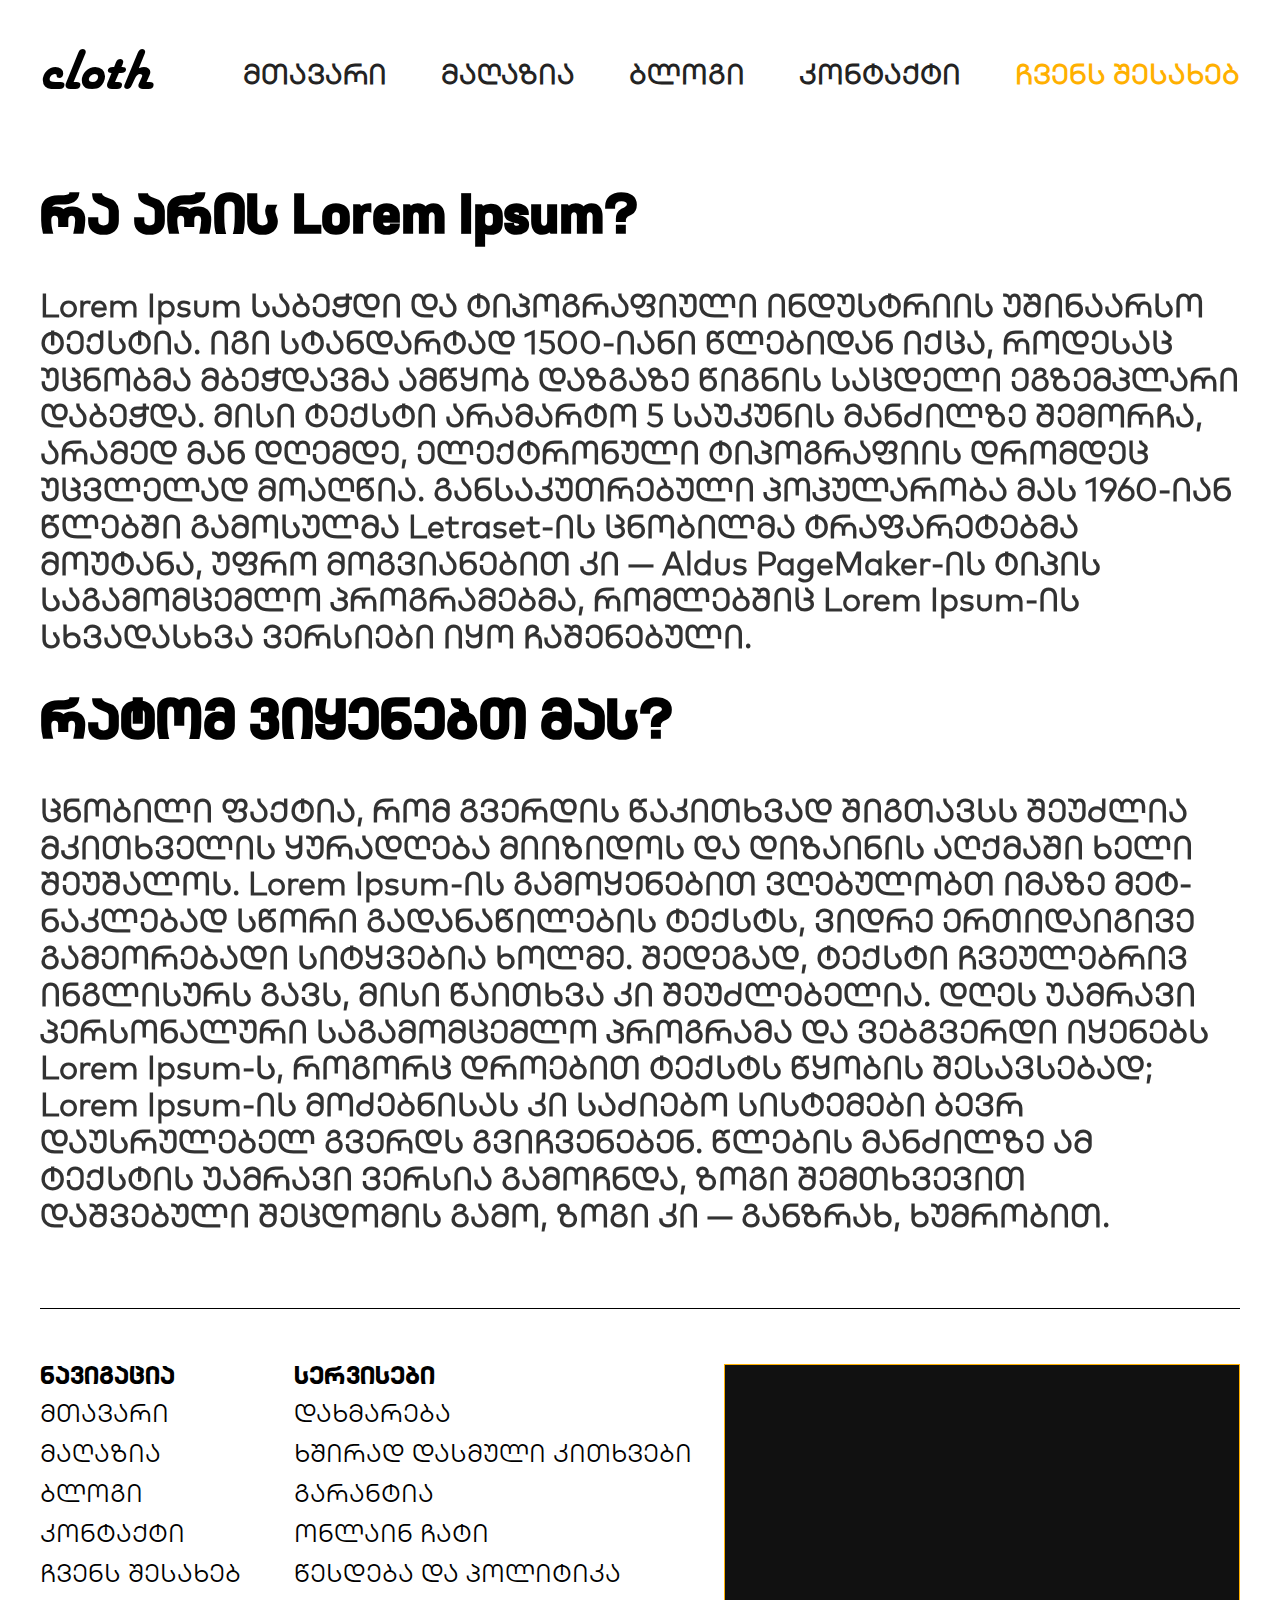
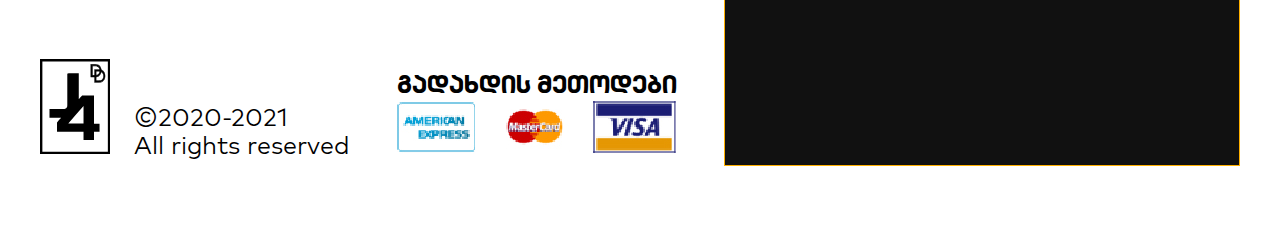
<file: about.html>
<!DOCTYPE html>
<html lang="en">
<head>
    <meta charset="UTF-8">
    <meta http-equiv="X-UA-Compatible" content="IE=edge">
    <meta name="viewport" content="width=device-width, initial-scale=1.0">
    <title>Cloth Store | ჩვენს შესახებ</title>
    <link rel="icon" href="assets/icons/site-icon-01.png">
    <link rel="stylesheet" href="assets/style/default.css">
    <link rel="stylesheet" href="assets/style/header.css">
    <link rel="stylesheet" href="assets/style/footer.css">
    <link rel="stylesheet" href="assets/style/about.css">
</head>
<body>
    <header>
        <div class="container header">
            <a href="index.html" class="logo">cloth</a>
            <nav>
                <a href="index.html">მთავარი</a>
                <a href="store.html">მაღაზია</a>
                <a href="blog.html">ბლოგი</a>
                <a href="contact.html">კონტაქტი</a>
                <a href="about.html" class="active">ჩვენს შესახებ</a>
            </nav>
            <img src="assets/icons/menu.svg" class="menu-icon" onclick="openNav()">
            <div id="myNav" class="sidenav" style="width: 100%;">
                <img src="assets/icons/cross.svg" class="closebtn" onclick="closeNav()">
                <a href="index.html" data-text="მთავარი">მთავარი</a>
                <a href="store.html" data-text="მაღაზია">მაღაზია</a>
                <a href="blog.html" data-text="ბლოგი">ბლოგი</a>
                <a href="contact.html" data-text="კონტაქტი">კონტაქტი</a>
                <a href="about.html" data-text="ჩვენს შესახებ" class="on">ჩვენს შესახებ</a>
            </div>
            </div>
        </div>
    </header>
    <div class="freespace"></div>
    <div class="container">
        <div class="about section-1">
            <h1>რა არის Lorem Ipsum?</h1>
            <h2>Lorem Ipsum საბეჭდი და ტიპოგრაფიული ინდუსტრიის უშინაარსო ტექსტია. იგი სტანდარტად 1500-იანი წლებიდან იქცა, როდესაც უცნობმა მბეჭდავმა ამწყობ დაზგაზე წიგნის საცდელი ეგზემპლარი დაბეჭდა. მისი ტექსტი არამარტო 5 საუკუნის მანძილზე შემორჩა, არამედ მან დღემდე, ელექტრონული ტიპოგრაფიის დრომდეც უცვლელად მოაღწია. განსაკუთრებული პოპულარობა მას 1960-იან წლებში გამოსულმა Letraset-ის ცნობილმა ტრაფარეტებმა მოუტანა, უფრო მოგვიანებით კი — Aldus PageMaker-ის ტიპის საგამომცემლო პროგრამებმა, რომლებშიც Lorem Ipsum-ის სხვადასხვა ვერსიები იყო ჩაშენებული.</h2>
        </div>
        <div class="about section-2">
            <h1>რატომ ვიყენებთ მას?</h1>
            <h2>ცნობილი ფაქტია, რომ გვერდის წაკითხვად შიგთავსს შეუძლია მკითხველის ყურადღება მიიზიდოს და დიზაინის აღქმაში ხელი შეუშალოს. Lorem Ipsum-ის გამოყენებით ვღებულობთ იმაზე მეტ-ნაკლებად სწორი გადანაწილების ტექსტს, ვიდრე ერთიდაიგივე გამეორებადი სიტყვებია ხოლმე. შედეგად, ტექსტი ჩვეულებრივ ინგლისურს გავს, მისი წაითხვა კი შეუძლებელია. დღეს უამრავი პერსონალური საგამომცემლო პროგრამა და ვებგვერდი იყენებს Lorem Ipsum-ს, როგორც დროებით ტექსტს წყობის შესავსებად; Lorem Ipsum-ის მოძებნისას კი საძიებო სისტემები ბევრ დაუსრულებელ გვერდს გვიჩვენებენ. წლების მანძილზე ამ ტექსტის უამრავი ვერსია გამოჩნდა, ზოგი შემთხვევით დაშვებული შეცდომის გამო, ზოგი კი — განზრახ, ხუმრობით.</h2>
        </div>
        <footer>
            <div class="ft-content ft-menu">
                <p>ნავიგაცია</p>
                <ul>
                    <li><a href="index.html">მთავარი</a></li>
                    <li><a href="store.html">მაღაზია</a></li>
                    <li><a href="blog.html">ბლოგი</a></li>
                    <li><a href="contact.html">კონტაქტი</a></li>
                    <li><a href="about.html">ჩვენს შესახებ</a></li>
                </ul>
            </div>
            <div class="ft-content ft-services">
                <p>სერვისები</p>
                <ul>
                    <li><a href="#" onclick="alertFunc()">დახმარება</a></li>
                    <li><a href="#" onclick="alertFunc()">ხშირად დასმული კითხვები</a></li>
                    <li><a href="#" onclick="alertFunc()">გარანტია</a></li>
                    <li><a href="#" onclick="alertFunc()">ონლაინ ჩატი</a></li>
                    <li><a href="#" onclick="alertFunc()">წესდება და პოლიტიკა</a></li>
                </ul>
            </div>
            <div class="ft-maps">
                <iframe src="https://www.google.com/maps/embed?pb=!1m18!1m12!1m3!1d2957.6514256843147!2d43.87502271573218!3d42.15774547920093!2m3!1f0!2f0!3f0!3m2!1i1024!2i768!4f13.1!3m3!1m2!1s0x4044afa863869f77%3A0xe1413fa928cc819b!2z4YOh4YOQ4YOW4YOQ4YOb4YOX4YOg4YOd4YOhIOGDqeGDkOGDoeGDkOGDquGDmOGDlOGDkeGDlOGDmuGDmCDhg6zhg6fhg5Dhg6Dhg50!5e0!3m2!1ska!2sge!4v1626636690007!5m2!1ska!2sge"style="border:0;" allowfullscreen="" loading="lazy" class="gmaps"></iframe>
            </div>
            <div class="ft-rights-and-more">
                <a href="https://www.j4va.tk/" target="_blank"><div class="dd-j4"></div></a>
                <div class="rights">
                    <p>©2020-2021</p>
                    <p>All rights reserved</p>
                    <p class="dd">Designed and Developed by <a href="https://www.j4va.tk/" target="_blank">J4vakhishvili</a></p>
                </div>
            </div>
            <div class="ft-pay">
                <p>გადახდის მეთოდები</p>
                <img src="assets/icons/payment-icon-01.jpg" class="payment-icon">
                <img src="assets/icons/payment-icon-02.jpg" class="payment-icon">
                <img src="assets/icons/payment-icon-03.jpg" class="payment-icon">
            </div>
        </footer>
    </div>
    <script src="assets/script/menu.js"></script>
    <script src="assets/script/script.js"></script>
</body>
</html>
</file>
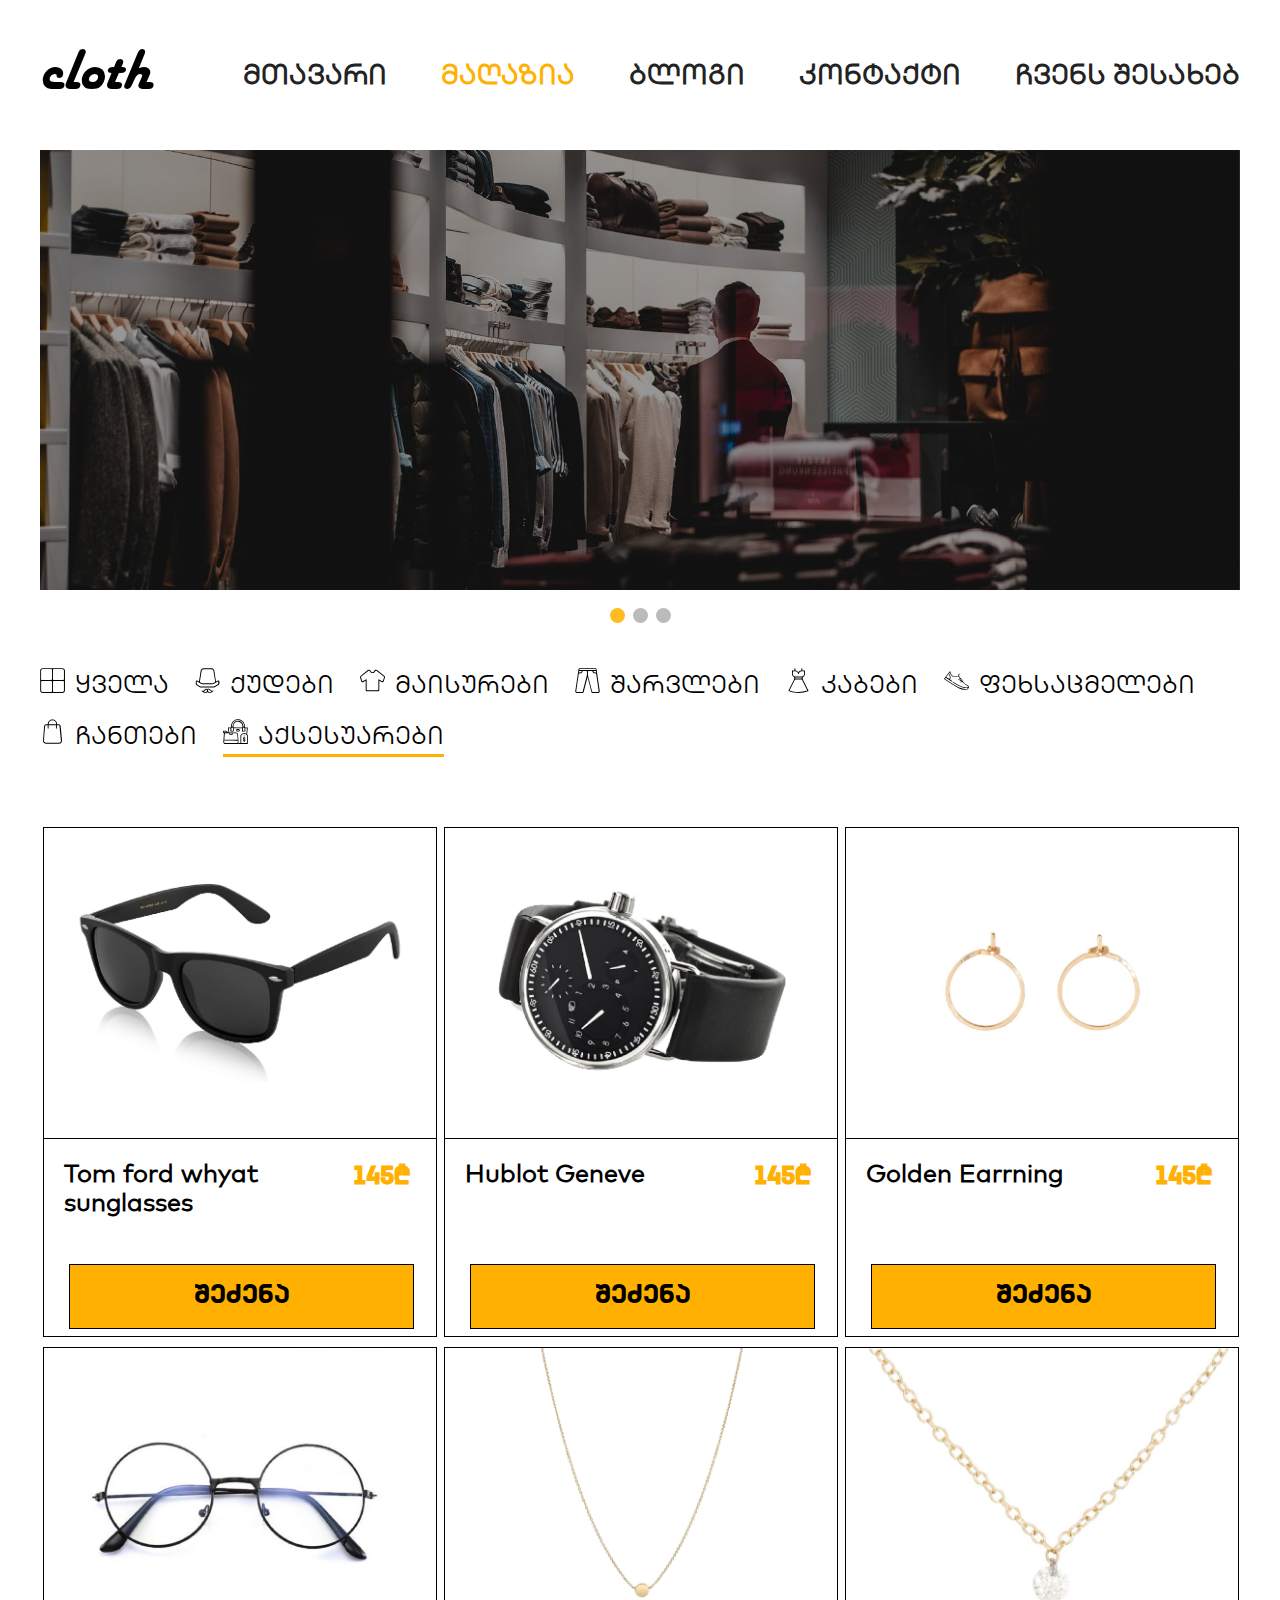
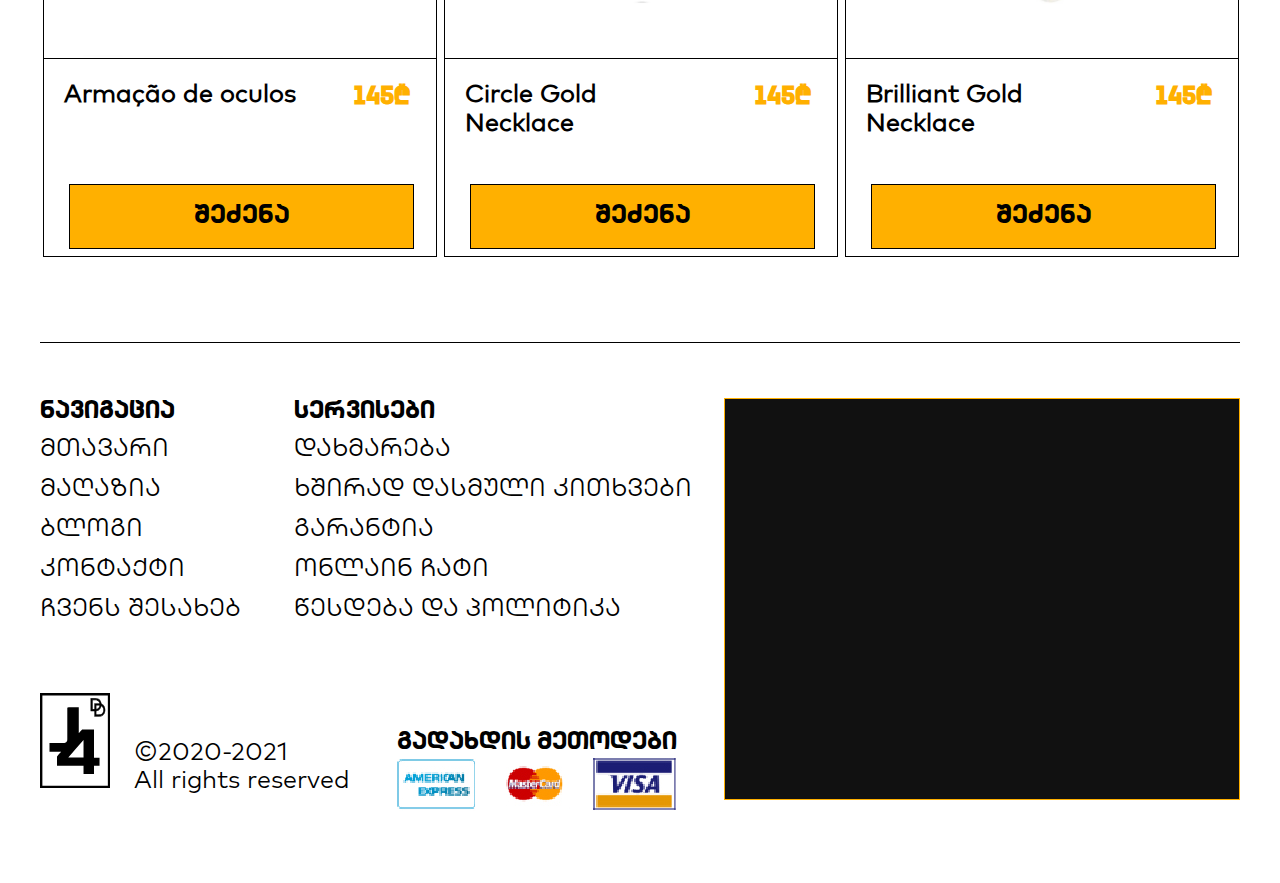
<file: accsessories.html>
<!DOCTYPE html>
<html lang="en">
<head>
    <meta charset="UTF-8">
    <meta http-equiv="X-UA-Compatible" content="IE=edge">
    <meta name="viewport" content="width=device-width, initial-scale=1.0">
    <title>Cloth Store | მაღაზია</title>
    <link rel="icon" href="assets/icons/site-icon-01.png">
    <link rel="stylesheet" href="assets/style/default.css">
    <link rel="stylesheet" href="assets/style/header.css">
    <link rel="stylesheet" href="assets/style/footer.css">
    <link rel="stylesheet" href="assets/style/store.css">
    <link rel="stylesheet" href="assets/style/slide.css">
    <link rel="stylesheet" href="assets/style/shop-card.css">
    <link rel="stylesheet" href="assets/style/shop-covers.css">
</head>
<body>
    <header>
        <div class="container header">
            <a href="index.html" class="logo">cloth</a>
            <nav>
                <a href="index.html">მთავარი</a>
                <a href="store.html" class="active">მაღაზია</a>
                <a href="blog.html">ბლოგი</a>
                <a href="contact.html">კონტაქტი</a>
                <a href="about.html">ჩვენს შესახებ</a>
            </nav>
            <img src="assets/icons/menu.svg" class="menu-icon" onclick="openNav()">
            <img src="assets/icons/categories-menu.svg" class="menu-icon categories-menu" onclick="openCategories()">
            <div id="myNav" class="sidenav" style="width: 100%;">
                <img src="assets/icons/cross.svg" class="closebtn" onclick="closeNav()">
                <a href="index.html" data-text="მთავარი">მთავარი</a>
                <a href="store.html" data-text="მაღაზია" class="on">მაღაზია</a>
                <a href="blog.html" data-text="ბლოგი">ბლოგი</a>
                <a href="contact.html" data-text="კონტაქტი">კონტაქტი</a>
                <a href="about.html" data-text="ჩვენს შესახებ">ჩვენს შესახებ</a>
            </div>
            <div id="categories" class="ctg-bg" style="width: 100%;">
            <div class="categories-m">
                <img src="assets/icons/cross.svg" class="closebtn" onclick="closeCategories()">
                <div class="category" onclick="window.location.href='store.html'"><div class="ctg-icon ctg-all"></div><a class="ctg-title">ყველა</a></div>
                <div class="category" onclick="window.location.href='hats.html'"><div class="ctg-icon ctg-hats"></div><a class="ctg-title">ქუდები</a></div>
                <div class="category" onclick="window.location.href='shirts.html'"><div class="ctg-icon ctg-shirts"></div><a class="ctg-title">მაისურები</a></div>
                <div class="category" onclick="window.location.href='pants.html'"><div class="ctg-icon ctg-pants"></div><a class="ctg-title">შარვლები</a></div>
                <div class="category" onclick="window.location.href='dress.html'"><div class="ctg-icon ctg-dress"></div><a class="ctg-title">კაბები</a></div>
                <div class="category" onclick="window.location.href='shoes.html'"><div class="ctg-icon ctg-shoes"></div><a class="ctg-title">ფეხსაცმელები</a></div>
                <div class="category" onclick="window.location.href='bags.html'"><div class="ctg-icon ctg-bags"></div><a class="ctg-title">ჩანთები</a></div>
                <div class="category ctg-on" onclick="window.location.href='accsessories.html'"><div class="ctg-icon ctg-accsessories"></div><a class="ctg-title">აქსესუარები</a></div>
            </div>
            </div>
        </div>
    </header>
    <div class="freespace"></div>
    <div class="container">
        <article class="slideshow">
        <div class="slideshow-container">

            <div class="mySlides fade slide-cover1"></div>
            
            <div class="mySlides fade slide-cover2"></div>
            
            <div class="mySlides fade slide-cover3"></div>
            
            </div>
            <br>
            
            <div style="text-align:center">
              <span class="dot" onclick="currentSlide(1)"></span> 
              <span class="dot" onclick="currentSlide(2)"></span> 
              <span class="dot" onclick="currentSlide(3)"></span> 
            </div>
        </article>
        <div class="categories">
            <div class="category" onclick="window.location.href='store.html'"><div class="ctg-icon ctg-all"></div><a class="ctg-title">ყველა</a></div>
            <div class="category" onclick="window.location.href='hats.html'"><div class="ctg-icon ctg-hats"></div><a class="ctg-title">ქუდები</a></div>
            <div class="category" onclick="window.location.href='shirts.html'"><div class="ctg-icon ctg-shirts"></div><a class="ctg-title">მაისურები</a></div>
            <div class="category" onclick="window.location.href='pants.html'"><div class="ctg-icon ctg-pants"></div><a class="ctg-title">შარვლები</a></div>
            <div class="category" onclick="window.location.href='dress.html'"><div class="ctg-icon ctg-dress"></div><a class="ctg-title">კაბები</a></div>
            <div class="category" onclick="window.location.href='shoes.html'"><div class="ctg-icon ctg-shoes"></div><a class="ctg-title">ფეხსაცმელები</a></div>
            <div class="category" onclick="window.location.href='bags.html'"><div class="ctg-icon ctg-bags"></div><a class="ctg-title">ჩანთები</a></div>
            <div class="category ctg-on" onclick="window.location.href='accsessories.html'"><div class="ctg-icon ctg-accsessories"></div><a class="ctg-title">აქსესუარები</a></div>
        </div>
        <article class="shop-card">
            <div class="shop-card-img shop-img-whyat"></div>
            <p class="shop-card-title">Tom ford whyat sunglasses</p>
            <p class="shop-card-price">145₾</p>
            <button onclick="window.location.href='#'">შეძენა</button>
        </article>
        <article class="shop-card">
            <div class="shop-card-img shop-img-Hublot"></div>
            <p class="shop-card-title">Hublot Geneve</p>
            <p class="shop-card-price">145₾</p>
            <button onclick="window.location.href='#'">შეძენა</button>
        </article>
        <article class="shop-card">
            <div class="shop-card-img shop-img-Earring"></div>
            <p class="shop-card-title">Golden Earrning</p>
            <p class="shop-card-price">145₾</p>
            <button onclick="window.location.href='#'">შეძენა</button>
        </article>
        <article class="shop-card">
            <div class="shop-card-img shop-img-Armacao"></div>
            <p class="shop-card-title">Armação de oculos</p>
            <p class="shop-card-price">145₾</p>
            <button onclick="window.location.href='#'">შეძენა</button>
        </article>
        <article class="shop-card">
            <div class="shop-card-img shop-img-crlNecklace"></div>
            <p class="shop-card-title">Circle Gold Necklace</p>
            <p class="shop-card-price">145₾</p>
            <button onclick="window.location.href='#'">შეძენა</button>
        </article>
        <article class="shop-card">
            <div class="shop-card-img shop-img-BrilliantNecklace"></div>
            <p class="shop-card-title">Brilliant Gold Necklace</p>
            <p class="shop-card-price">145₾</p>
            <button onclick="window.location.href='#'">შეძენა</button>
        </article>
        <footer>
            <div class="ft-content ft-menu">
                <p>ნავიგაცია</p>
                <ul>
                    <li><a href="index.html">მთავარი</a></li>
                    <li><a href="store.html">მაღაზია</a></li>
                    <li><a href="blog.html">ბლოგი</a></li>
                    <li><a href="contact.html">კონტაქტი</a></li>
                    <li><a href="about.html">ჩვენს შესახებ</a></li>
                </ul>
            </div>
            <div class="ft-content ft-services">
                <p>სერვისები</p>
                <ul>
                    <li><a href="#" onclick="alertFunc()">დახმარება</a></li>
                    <li><a href="#" onclick="alertFunc()">ხშირად დასმული კითხვები</a></li>
                    <li><a href="#" onclick="alertFunc()">გარანტია</a></li>
                    <li><a href="#" onclick="alertFunc()">ონლაინ ჩატი</a></li>
                    <li><a href="#" onclick="alertFunc()">წესდება და პოლიტიკა</a></li>
                </ul>
            </div>
            <div class="ft-maps">
                <iframe src="https://www.google.com/maps/embed?pb=!1m18!1m12!1m3!1d2957.6514256843147!2d43.87502271573218!3d42.15774547920093!2m3!1f0!2f0!3f0!3m2!1i1024!2i768!4f13.1!3m3!1m2!1s0x4044afa863869f77%3A0xe1413fa928cc819b!2z4YOh4YOQ4YOW4YOQ4YOb4YOX4YOg4YOd4YOhIOGDqeGDkOGDoeGDkOGDquGDmOGDlOGDkeGDlOGDmuGDmCDhg6zhg6fhg5Dhg6Dhg50!5e0!3m2!1ska!2sge!4v1626636690007!5m2!1ska!2sge"style="border:0;" allowfullscreen="" loading="lazy" class="gmaps"></iframe>
            </div>
            <div class="ft-rights-and-more">
                <a href="https://www.j4va.tk/" target="_blank"><div class="dd-j4"></div></a>
                <div class="rights">
                    <p>©2020-2021</p>
                    <p>All rights reserved</p>
                    <p class="dd">Designed and Developed by <a href="https://www.j4va.tk/" target="_blank">J4vakhishvili</a></p>
                </div>
            </div>
            <div class="ft-pay">
                <p>გადახდის მეთოდები</p>
                <img src="assets/icons/payment-icon-01.jpg" class="payment-icon">
                <img src="assets/icons/payment-icon-02.jpg" class="payment-icon">
                <img src="assets/icons/payment-icon-03.jpg" class="payment-icon">
            </div>
        </footer>
    </div>
    <script src="assets/script/menu.js"></script>
    <script src="assets/script/slide.js"></script>
    <script src="assets/script/script.js"></script>
</body>
</html>
</file>
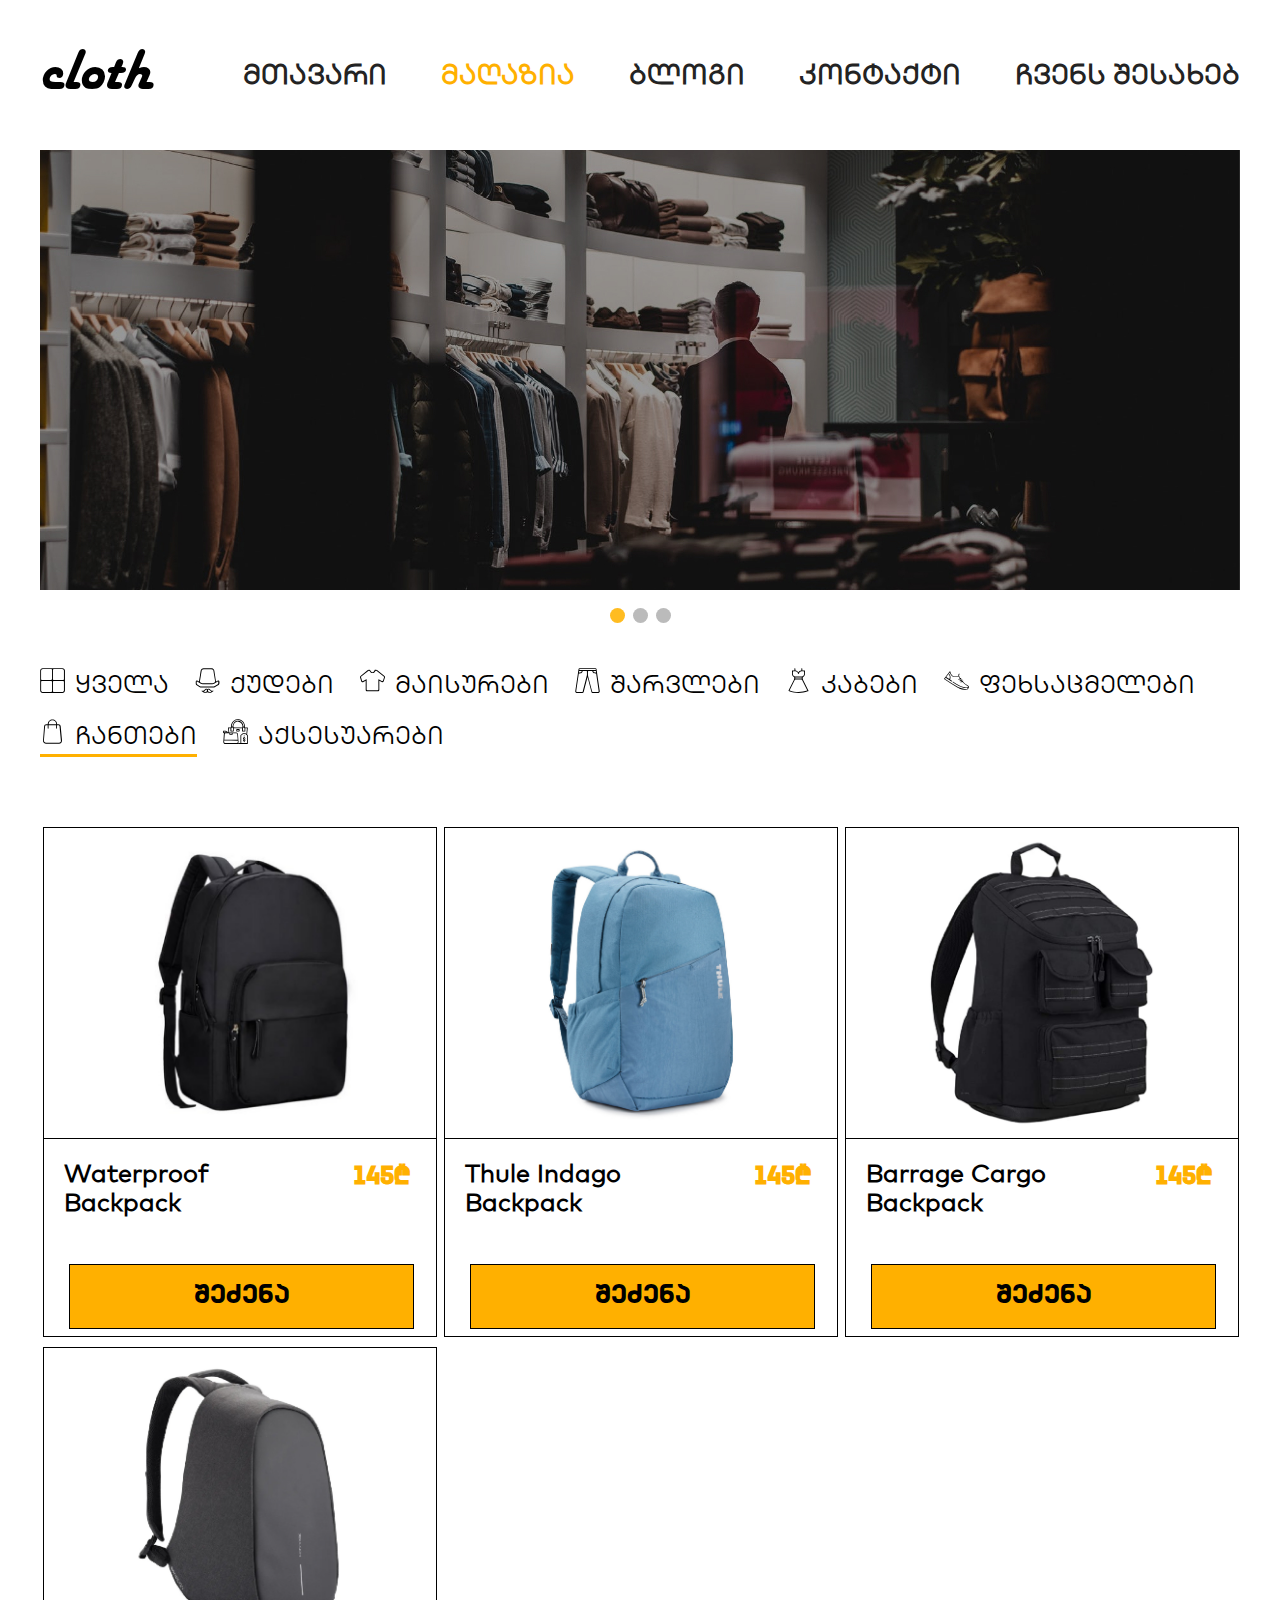
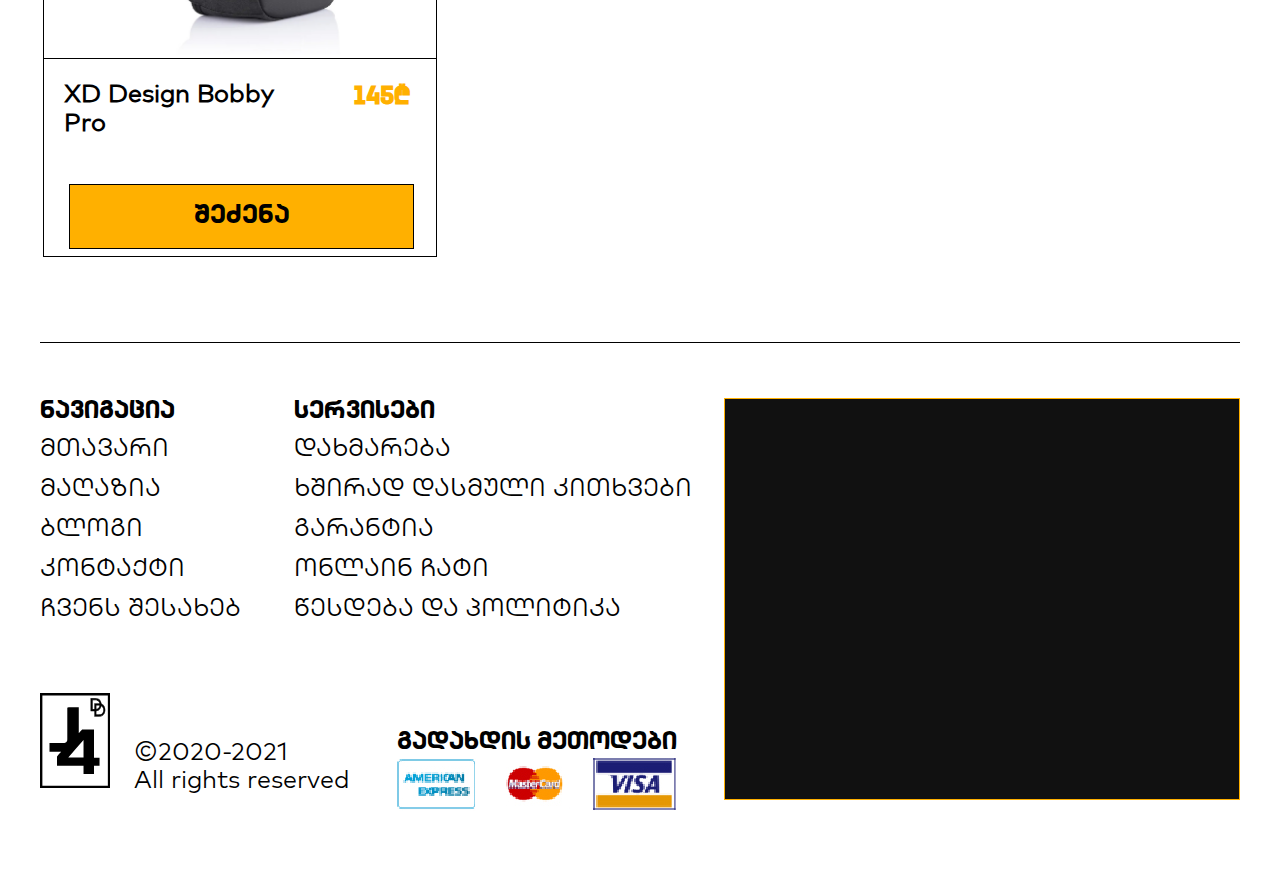
<file: bags.html>
<!DOCTYPE html>
<html lang="en">
<head>
    <meta charset="UTF-8">
    <meta http-equiv="X-UA-Compatible" content="IE=edge">
    <meta name="viewport" content="width=device-width, initial-scale=1.0">
    <title>Cloth Store | მაღაზია</title>
    <link rel="icon" href="assets/icons/site-icon-01.png">
    <link rel="stylesheet" href="assets/style/default.css">
    <link rel="stylesheet" href="assets/style/header.css">
    <link rel="stylesheet" href="assets/style/footer.css">
    <link rel="stylesheet" href="assets/style/store.css">
    <link rel="stylesheet" href="assets/style/slide.css">
    <link rel="stylesheet" href="assets/style/shop-card.css">
    <link rel="stylesheet" href="assets/style/shop-covers.css">
</head>
<body>
    <header>
        <div class="container header">
            <a href="index.html" class="logo">cloth</a>
            <nav>
                <a href="index.html">მთავარი</a>
                <a href="store.html" class="active">მაღაზია</a>
                <a href="blog.html">ბლოგი</a>
                <a href="contact.html">კონტაქტი</a>
                <a href="about.html">ჩვენს შესახებ</a>
            </nav>
            <img src="assets/icons/menu.svg" class="menu-icon" onclick="openNav()">
            <img src="assets/icons/categories-menu.svg" class="menu-icon categories-menu" onclick="openCategories()">
            <div id="myNav" class="sidenav" style="width: 100%;">
                <img src="assets/icons/cross.svg" class="closebtn" onclick="closeNav()">
                <a href="index.html" data-text="მთავარი">მთავარი</a>
                <a href="store.html" data-text="მაღაზია" class="on">მაღაზია</a>
                <a href="blog.html" data-text="ბლოგი">ბლოგი</a>
                <a href="contact.html" data-text="კონტაქტი">კონტაქტი</a>
                <a href="about.html" data-text="ჩვენს შესახებ">ჩვენს შესახებ</a>
            </div>
            <div id="categories" class="ctg-bg" style="width: 100%;">
            <div class="categories-m">
                <img src="assets/icons/cross.svg" class="closebtn" onclick="closeCategories()">
                <div class="category" onclick="window.location.href='store.html'"><div class="ctg-icon ctg-all"></div><a class="ctg-title">ყველა</a></div>
                <div class="category" onclick="window.location.href='hats.html'"><div class="ctg-icon ctg-hats"></div><a class="ctg-title">ქუდები</a></div>
                <div class="category" onclick="window.location.href='shirts.html'"><div class="ctg-icon ctg-shirts"></div><a class="ctg-title">მაისურები</a></div>
                <div class="category" onclick="window.location.href='pants.html'"><div class="ctg-icon ctg-pants"></div><a class="ctg-title">შარვლები</a></div>
                <div class="category" onclick="window.location.href='dress.html'"><div class="ctg-icon ctg-dress"></div><a class="ctg-title">კაბები</a></div>
                <div class="category" onclick="window.location.href='shoes.html'"><div class="ctg-icon ctg-shoes"></div><a class="ctg-title">ფეხსაცმელები</a></div>
                <div class="category ctg-on" onclick="window.location.href='bags.html'"><div class="ctg-icon ctg-bags"></div><a class="ctg-title">ჩანთები</a></div>
                <div class="category" onclick="window.location.href='accsessories.html'"><div class="ctg-icon ctg-accsessories"></div><a class="ctg-title">აქსესუარები</a></div>
            </div>
            </div>
        </div>
    </header>
    <div class="freespace"></div>
    <div class="container">
        <article class="slideshow">
        <div class="slideshow-container">

            <div class="mySlides fade slide-cover1"></div>
            
            <div class="mySlides fade slide-cover2"></div>
            
            <div class="mySlides fade slide-cover3"></div>
            
            </div>
            <br>
            
            <div style="text-align:center">
              <span class="dot" onclick="currentSlide(1)"></span> 
              <span class="dot" onclick="currentSlide(2)"></span> 
              <span class="dot" onclick="currentSlide(3)"></span> 
            </div>
        </article>
        <div class="categories">
            <div class="category" onclick="window.location.href='store.html'"><div class="ctg-icon ctg-all"></div><a class="ctg-title">ყველა</a></div>
            <div class="category" onclick="window.location.href='hats.html'"><div class="ctg-icon ctg-hats"></div><a class="ctg-title">ქუდები</a></div>
            <div class="category" onclick="window.location.href='shirts.html'"><div class="ctg-icon ctg-shirts"></div><a class="ctg-title">მაისურები</a></div>
            <div class="category" onclick="window.location.href='pants.html'"><div class="ctg-icon ctg-pants"></div><a class="ctg-title">შარვლები</a></div>
            <div class="category" onclick="window.location.href='dress.html'"><div class="ctg-icon ctg-dress"></div><a class="ctg-title">კაბები</a></div>
            <div class="category" onclick="window.location.href='shoes.html'"><div class="ctg-icon ctg-shoes"></div><a class="ctg-title">ფეხსაცმელები</a></div>
            <div class="category ctg-on" onclick="window.location.href='bags.html'"><div class="ctg-icon ctg-bags"></div><a class="ctg-title">ჩანთები</a></div>
            <div class="category" onclick="window.location.href='accsessories.html'"><div class="ctg-icon ctg-accsessories"></div><a class="ctg-title">აქსესუარები</a></div>
        </div>
        <article class="shop-card">
            <div class="shop-card-img shop-img-cover4"></div>
            <p class="shop-card-title">Waterproof Backpack </p>
            <p class="shop-card-price">145₾</p>
            <button onclick="window.location.href='#'">შეძენა</button>
        </article>
        <article class="shop-card">
            <div class="shop-card-img shop-img-Indago"></div>
            <p class="shop-card-title">Thule Indago Backpack</p>
            <p class="shop-card-price">145₾</p>
            <button onclick="window.location.href='#'">შეძენა</button>
        </article>
        <article class="shop-card">
            <div class="shop-card-img shop-img-Barrage"></div>
            <p class="shop-card-title">Barrage Cargo Backpack</p>
            <p class="shop-card-price">145₾</p>
            <button onclick="window.location.href='#'">შეძენა</button>
        </article>
        <article class="shop-card">
            <div class="shop-card-img shop-img-xdDesign"></div>
            <p class="shop-card-title">XD Design Bobby Pro</p>
            <p class="shop-card-price">145₾</p>
            <button onclick="window.location.href='#'">შეძენა</button>
        </article>
        <footer>
            <div class="ft-content ft-menu">
                <p>ნავიგაცია</p>
                <ul>
                    <li><a href="index.html">მთავარი</a></li>
                    <li><a href="store.html">მაღაზია</a></li>
                    <li><a href="blog.html">ბლოგი</a></li>
                    <li><a href="contact.html">კონტაქტი</a></li>
                    <li><a href="about.html">ჩვენს შესახებ</a></li>
                </ul>
            </div>
            <div class="ft-content ft-services">
                <p>სერვისები</p>
                <ul>
                    <li><a href="#" onclick="alertFunc()">დახმარება</a></li>
                    <li><a href="#" onclick="alertFunc()">ხშირად დასმული კითხვები</a></li>
                    <li><a href="#" onclick="alertFunc()">გარანტია</a></li>
                    <li><a href="#" onclick="alertFunc()">ონლაინ ჩატი</a></li>
                    <li><a href="#" onclick="alertFunc()">წესდება და პოლიტიკა</a></li>
                </ul>
            </div>
            <div class="ft-maps">
                <iframe src="https://www.google.com/maps/embed?pb=!1m18!1m12!1m3!1d2957.6514256843147!2d43.87502271573218!3d42.15774547920093!2m3!1f0!2f0!3f0!3m2!1i1024!2i768!4f13.1!3m3!1m2!1s0x4044afa863869f77%3A0xe1413fa928cc819b!2z4YOh4YOQ4YOW4YOQ4YOb4YOX4YOg4YOd4YOhIOGDqeGDkOGDoeGDkOGDquGDmOGDlOGDkeGDlOGDmuGDmCDhg6zhg6fhg5Dhg6Dhg50!5e0!3m2!1ska!2sge!4v1626636690007!5m2!1ska!2sge"style="border:0;" allowfullscreen="" loading="lazy" class="gmaps"></iframe>
            </div>
            <div class="ft-rights-and-more">
                <a href="https://www.j4va.tk/" target="_blank"><div class="dd-j4"></div></a>
                <div class="rights">
                    <p>©2020-2021</p>
                    <p>All rights reserved</p>
                    <p class="dd">Designed and Developed by <a href="https://www.j4va.tk/" target="_blank">J4vakhishvili</a></p>
                </div>
            </div>
            <div class="ft-pay">
                <p>გადახდის მეთოდები</p>
                <img src="assets/icons/payment-icon-01.jpg" class="payment-icon">
                <img src="assets/icons/payment-icon-02.jpg" class="payment-icon">
                <img src="assets/icons/payment-icon-03.jpg" class="payment-icon">
            </div>
        </footer>
    </div>
    <script src="assets/script/menu.js"></script>
    <script src="assets/script/slide.js"></script>
    <script src="assets/script/script.js"></script>
</body>
</html>
</file>
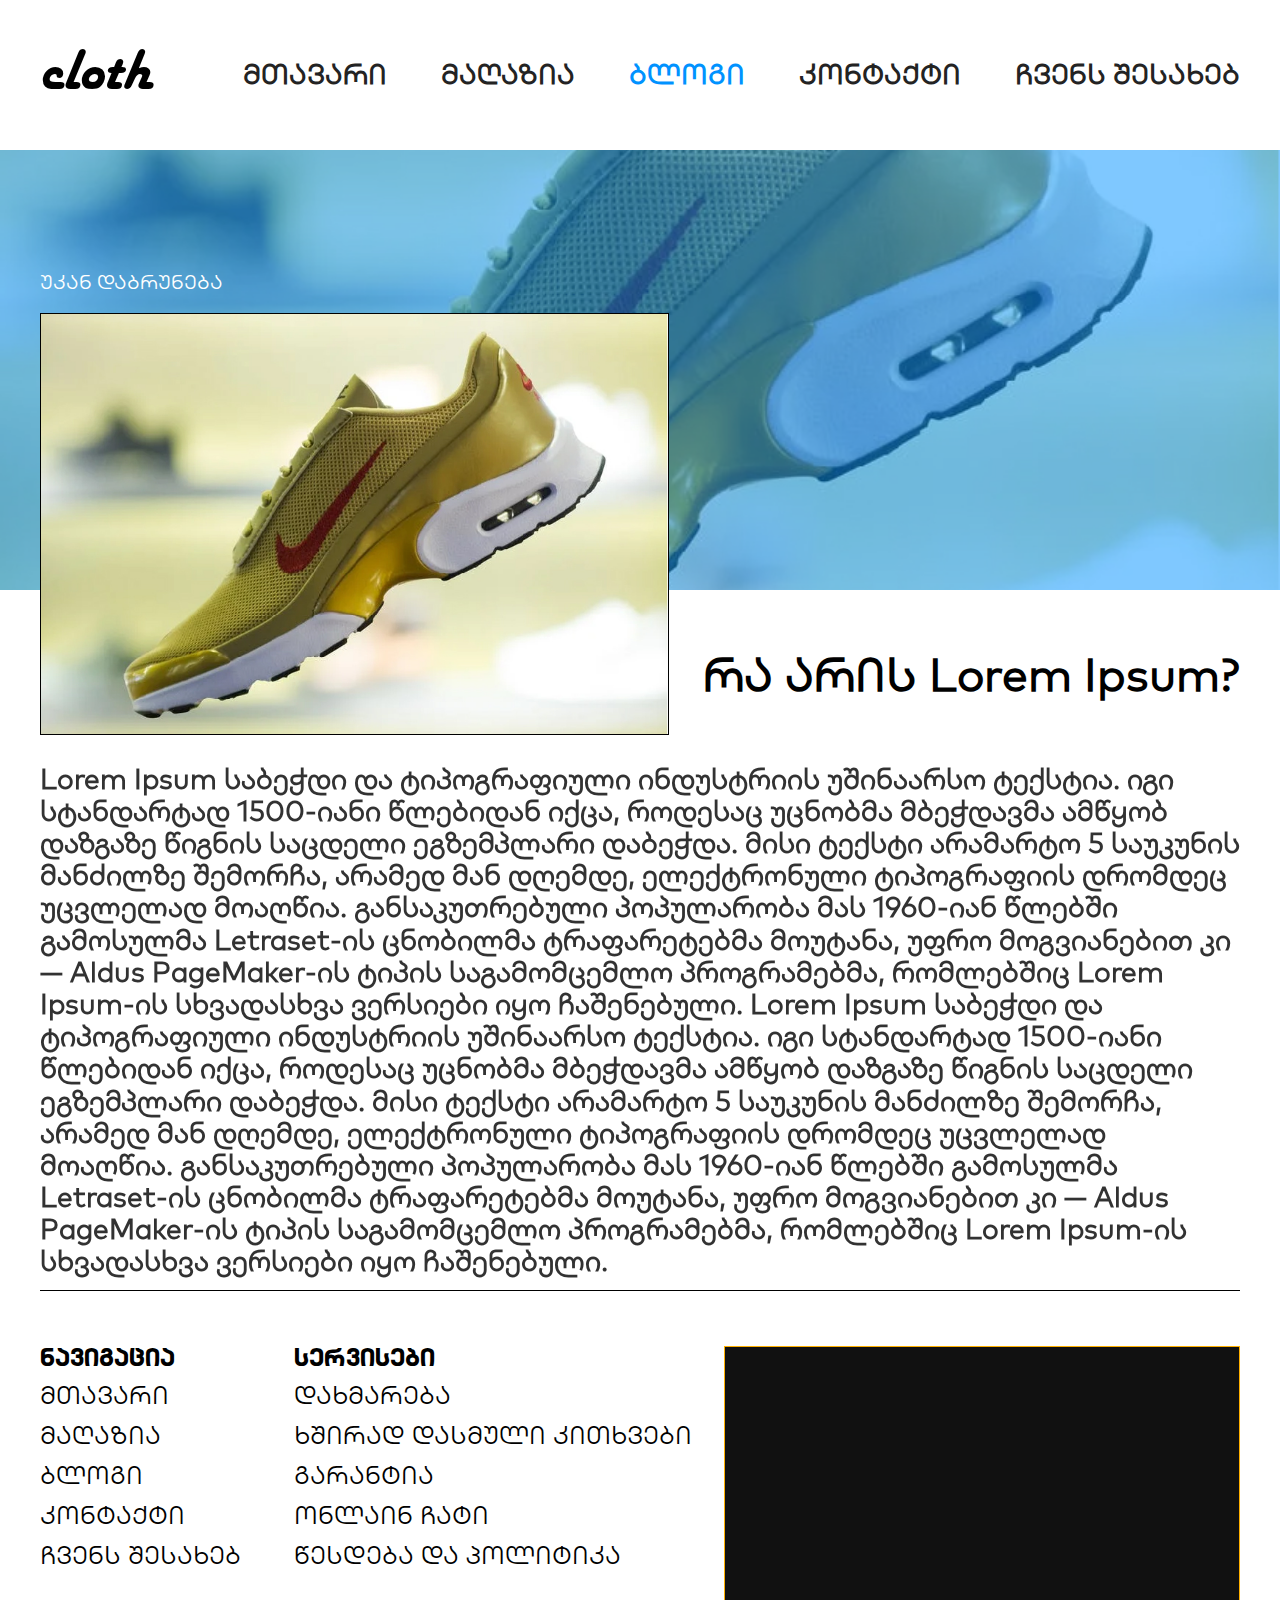
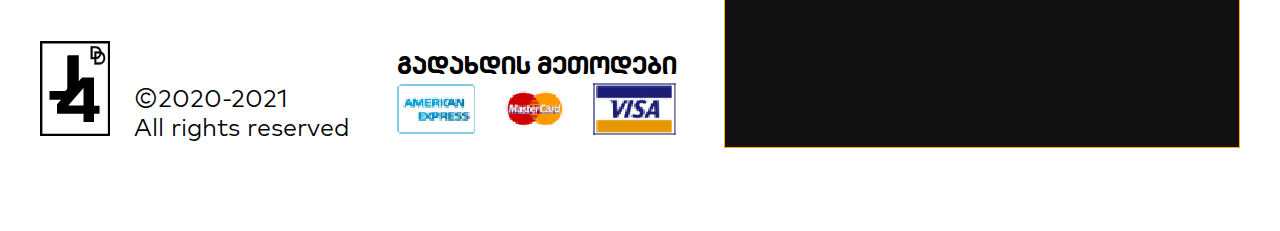
<file: blog-page2.html>
<!DOCTYPE html>
<html lang="en">
<head>
    <meta charset="UTF-8">
    <meta http-equiv="X-UA-Compatible" content="IE=edge">
    <meta name="viewport" content="width=device-width, initial-scale=1.0">
    <title>Cloth Store | ბლოგი</title>
    <link rel="icon" href="assets/icons/site-icon-01.png">
    <link rel="stylesheet" href="assets/style/default.css">
    <link rel="stylesheet" href="assets/style/header.css">
    <link rel="stylesheet" href="assets/style/footer.css">
    <link rel="stylesheet" href="assets/style/blog-styles.css">
    <link rel="stylesheet" href="assets/style/blog-page.css">
    <link rel="stylesheet" href="assets/style/blog-covers.css">
</head>
<body>
    <header>
        <div class="container header">
            <a href="index.html" class="logo">cloth</a>
            <nav>
                <a href="index.html">მთავარი</a>
                <a href="store.html">მაღაზია</a>
                <a href="blog.html" class="active">ბლოგი</a>
                <a href="contact.html">კონტაქტი</a>
                <a href="about.html">ჩვენს შესახებ</a>
            </nav>
            <img src="assets/icons/menu.svg" class="menu-icon" onclick="openNav()">
            <div id="myNav" class="sidenav" style="width: 100%;">
                <img src="assets/icons/cross.svg" class="closebtn" onclick="closeNav()">
                <a href="index.html" data-text="მთავარი">მთავარი</a>
                <a href="store.html" data-text="მაღაზია">მაღაზია</a>
                <a href="blog.html" data-text="ბლოგი" class="on">ბლოგი</a>
                <a href="contact.html" data-text="კონტაქტი">კონტაქტი</a>
                <a href="about.html" data-text="ჩვენს შესახებ">ჩვენს შესახებ</a>
            </div>
        </div>
    </header>
    <div class="freespace"></div>
    <div class="blog-post-cover blog-img-cover2">
        <div class="blogcover">
            <div class="container blogpost-cont">
                <div class="bck"><p class="gobck" onclick="window.history.back()">უკან დაბრუნება</p></div>
                <div class="blog-img blog-img-cover2"></div>
                <h1 class="blog-title">რა არის Lorem Ipsum?</h1>
                <h2 class="blog-content">Lorem Ipsum საბეჭდი და ტიპოგრაფიული ინდუსტრიის უშინაარსო ტექსტია. იგი სტანდარტად 1500-იანი წლებიდან იქცა, როდესაც უცნობმა მბეჭდავმა ამწყობ დაზგაზე წიგნის საცდელი ეგზემპლარი დაბეჭდა. მისი ტექსტი არამარტო 5 საუკუნის მანძილზე შემორჩა, არამედ მან დღემდე, ელექტრონული ტიპოგრაფიის დრომდეც უცვლელად მოაღწია. განსაკუთრებული პოპულარობა მას 1960-იან წლებში გამოსულმა Letraset-ის ცნობილმა ტრაფარეტებმა მოუტანა, უფრო მოგვიანებით კი — Aldus PageMaker-ის ტიპის საგამომცემლო პროგრამებმა, რომლებშიც Lorem Ipsum-ის სხვადასხვა ვერსიები იყო ჩაშენებული. Lorem Ipsum საბეჭდი და ტიპოგრაფიული ინდუსტრიის უშინაარსო ტექსტია. იგი სტანდარტად 1500-იანი წლებიდან იქცა, როდესაც უცნობმა მბეჭდავმა ამწყობ დაზგაზე წიგნის საცდელი ეგზემპლარი დაბეჭდა. მისი ტექსტი არამარტო 5 საუკუნის მანძილზე შემორჩა, არამედ მან დღემდე, ელექტრონული ტიპოგრაფიის დრომდეც უცვლელად მოაღწია. განსაკუთრებული პოპულარობა მას 1960-იან წლებში გამოსულმა Letraset-ის ცნობილმა ტრაფარეტებმა მოუტანა, უფრო მოგვიანებით კი — Aldus PageMaker-ის ტიპის საგამომცემლო პროგრამებმა, რომლებშიც Lorem Ipsum-ის სხვადასხვა ვერსიები იყო ჩაშენებული.</h2>
            </div>
        </div>
        
    </div>
    <div class="container fix">
        <footer>
            <div class="ft-content ft-menu">
                <p>ნავიგაცია</p>
                <ul>
                    <li><a href="index.html">მთავარი</a></li>
                    <li><a href="store.html">მაღაზია</a></li>
                    <li><a href="blog.html">ბლოგი</a></li>
                    <li><a href="contact.html">კონტაქტი</a></li>
                    <li><a href="about.html">ჩვენს შესახებ</a></li>
                </ul>
            </div>
            <div class="ft-content ft-services">
                <p>სერვისები</p>
                <ul>
                    <li><a href="#" onclick="alertFunc()">დახმარება</a></li>
                    <li><a href="#" onclick="alertFunc()">ხშირად დასმული კითხვები</a></li>
                    <li><a href="#" onclick="alertFunc()">გარანტია</a></li>
                    <li><a href="#" onclick="alertFunc()">ონლაინ ჩატი</a></li>
                    <li><a href="#" onclick="alertFunc()">წესდება და პოლიტიკა</a></li>
                </ul>
            </div>
            <div class="ft-maps">
                <iframe src="https://www.google.com/maps/embed?pb=!1m18!1m12!1m3!1d2957.6514256843147!2d43.87502271573218!3d42.15774547920093!2m3!1f0!2f0!3f0!3m2!1i1024!2i768!4f13.1!3m3!1m2!1s0x4044afa863869f77%3A0xe1413fa928cc819b!2z4YOh4YOQ4YOW4YOQ4YOb4YOX4YOg4YOd4YOhIOGDqeGDkOGDoeGDkOGDquGDmOGDlOGDkeGDlOGDmuGDmCDhg6zhg6fhg5Dhg6Dhg50!5e0!3m2!1ska!2sge!4v1626636690007!5m2!1ska!2sge"style="border:0;" allowfullscreen="" loading="lazy" class="gmaps"></iframe>
            </div>
            <div class="ft-rights-and-more">
                <a href="https://www.j4va.tk/" target="_blank"><div class="dd-j4"></div></a>
                <div class="rights">
                    <p>©2020-2021</p>
                    <p>All rights reserved</p>
                    <p class="dd">Designed and Developed by <a href="https://www.j4va.tk/" target="_blank">J4vakhishvili</a></p>
                </div>
            </div>
            <div class="ft-pay">
                <p>გადახდის მეთოდები</p>
                <img src="assets/icons/payment-icon-01.jpg" class="payment-icon">
                <img src="assets/icons/payment-icon-02.jpg" class="payment-icon">
                <img src="assets/icons/payment-icon-03.jpg" class="payment-icon">
            </div>
        </footer>
    </div>
    <script src="assets/script/menu.js"></script>
    <script src="assets/script/script.js"></script>
</body>
</html>
</file>
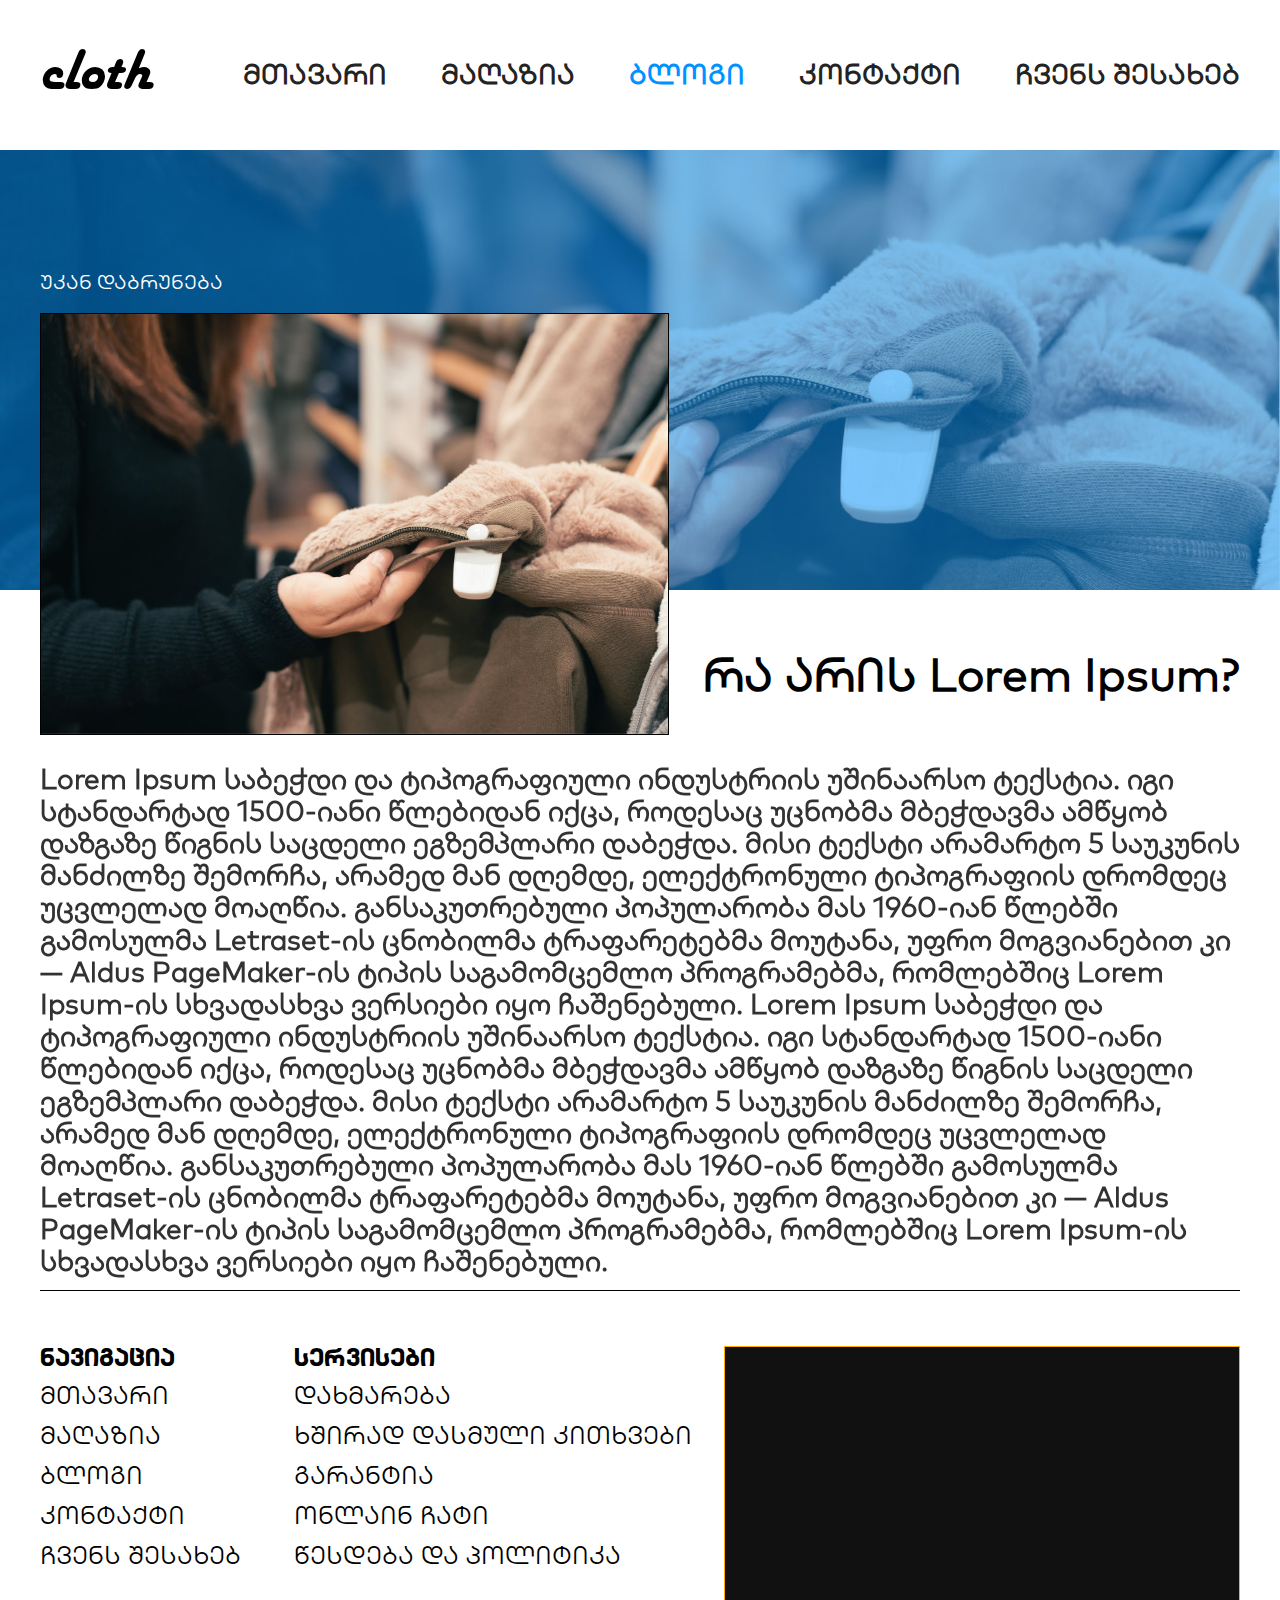
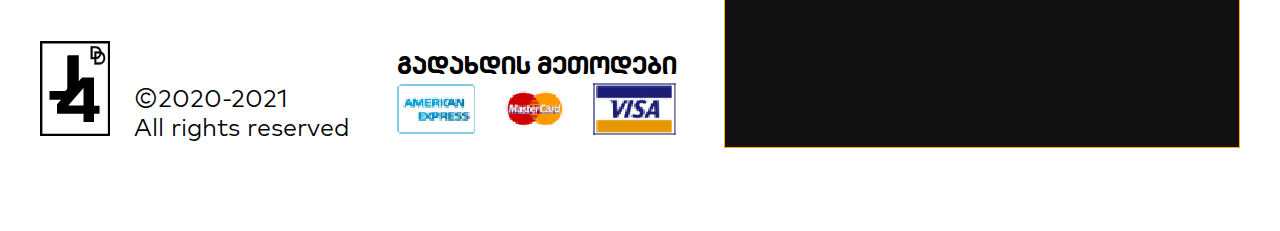
<file: blog-page3.html>
<!DOCTYPE html>
<html lang="en">
<head>
    <meta charset="UTF-8">
    <meta http-equiv="X-UA-Compatible" content="IE=edge">
    <meta name="viewport" content="width=device-width, initial-scale=1.0">
    <title>Cloth Store | ბლოგი</title>
    <link rel="icon" href="assets/icons/site-icon-01.png">
    <link rel="stylesheet" href="assets/style/default.css">
    <link rel="stylesheet" href="assets/style/header.css">
    <link rel="stylesheet" href="assets/style/footer.css">
    <link rel="stylesheet" href="assets/style/blog-styles.css">
    <link rel="stylesheet" href="assets/style/blog-page.css">
    <link rel="stylesheet" href="assets/style/blog-covers.css">
</head>
<body>
    <header>
        <div class="container header">
            <a href="index.html" class="logo">cloth</a>
            <nav>
                <a href="index.html">მთავარი</a>
                <a href="store.html">მაღაზია</a>
                <a href="blog.html" class="active">ბლოგი</a>
                <a href="contact.html">კონტაქტი</a>
                <a href="about.html">ჩვენს შესახებ</a>
            </nav>
            <img src="assets/icons/menu.svg" class="menu-icon" onclick="openNav()">
            <div id="myNav" class="sidenav" style="width: 100%;">
                <img src="assets/icons/cross.svg" class="closebtn" onclick="closeNav()">
                <a href="index.html" data-text="მთავარი">მთავარი</a>
                <a href="store.html" data-text="მაღაზია">მაღაზია</a>
                <a href="blog.html" data-text="ბლოგი" class="on">ბლოგი</a>
                <a href="contact.html" data-text="კონტაქტი">კონტაქტი</a>
                <a href="about.html" data-text="ჩვენს შესახებ">ჩვენს შესახებ</a>
            </div>
        </div>
    </header>
    <div class="freespace"></div>
    <div class="blog-post-cover blog-img-cover3">
        <div class="blogcover">
            <div class="container blogpost-cont">
                <div class="bck"><p class="gobck" onclick="window.history.back()">უკან დაბრუნება</p></div>
                <div class="blog-img blog-img-cover3"></div>
                <h1 class="blog-title">რა არის Lorem Ipsum?</h1>
                <h2 class="blog-content">Lorem Ipsum საბეჭდი და ტიპოგრაფიული ინდუსტრიის უშინაარსო ტექსტია. იგი სტანდარტად 1500-იანი წლებიდან იქცა, როდესაც უცნობმა მბეჭდავმა ამწყობ დაზგაზე წიგნის საცდელი ეგზემპლარი დაბეჭდა. მისი ტექსტი არამარტო 5 საუკუნის მანძილზე შემორჩა, არამედ მან დღემდე, ელექტრონული ტიპოგრაფიის დრომდეც უცვლელად მოაღწია. განსაკუთრებული პოპულარობა მას 1960-იან წლებში გამოსულმა Letraset-ის ცნობილმა ტრაფარეტებმა მოუტანა, უფრო მოგვიანებით კი — Aldus PageMaker-ის ტიპის საგამომცემლო პროგრამებმა, რომლებშიც Lorem Ipsum-ის სხვადასხვა ვერსიები იყო ჩაშენებული. Lorem Ipsum საბეჭდი და ტიპოგრაფიული ინდუსტრიის უშინაარსო ტექსტია. იგი სტანდარტად 1500-იანი წლებიდან იქცა, როდესაც უცნობმა მბეჭდავმა ამწყობ დაზგაზე წიგნის საცდელი ეგზემპლარი დაბეჭდა. მისი ტექსტი არამარტო 5 საუკუნის მანძილზე შემორჩა, არამედ მან დღემდე, ელექტრონული ტიპოგრაფიის დრომდეც უცვლელად მოაღწია. განსაკუთრებული პოპულარობა მას 1960-იან წლებში გამოსულმა Letraset-ის ცნობილმა ტრაფარეტებმა მოუტანა, უფრო მოგვიანებით კი — Aldus PageMaker-ის ტიპის საგამომცემლო პროგრამებმა, რომლებშიც Lorem Ipsum-ის სხვადასხვა ვერსიები იყო ჩაშენებული.</h2>
            </div>
        </div>
        
    </div>
    <div class="container fix">
        <footer>
            <div class="ft-content ft-menu">
                <p>ნავიგაცია</p>
                <ul>
                    <li><a href="index.html">მთავარი</a></li>
                    <li><a href="store.html">მაღაზია</a></li>
                    <li><a href="blog.html">ბლოგი</a></li>
                    <li><a href="contact.html">კონტაქტი</a></li>
                    <li><a href="about.html">ჩვენს შესახებ</a></li>
                </ul>
            </div>
            <div class="ft-content ft-services">
                <p>სერვისები</p>
                <ul>
                    <li><a href="#" onclick="alertFunc()">დახმარება</a></li>
                    <li><a href="#" onclick="alertFunc()">ხშირად დასმული კითხვები</a></li>
                    <li><a href="#" onclick="alertFunc()">გარანტია</a></li>
                    <li><a href="#" onclick="alertFunc()">ონლაინ ჩატი</a></li>
                    <li><a href="#" onclick="alertFunc()">წესდება და პოლიტიკა</a></li>
                </ul>
            </div>
            <div class="ft-maps">
                <iframe src="https://www.google.com/maps/embed?pb=!1m18!1m12!1m3!1d2957.6514256843147!2d43.87502271573218!3d42.15774547920093!2m3!1f0!2f0!3f0!3m2!1i1024!2i768!4f13.1!3m3!1m2!1s0x4044afa863869f77%3A0xe1413fa928cc819b!2z4YOh4YOQ4YOW4YOQ4YOb4YOX4YOg4YOd4YOhIOGDqeGDkOGDoeGDkOGDquGDmOGDlOGDkeGDlOGDmuGDmCDhg6zhg6fhg5Dhg6Dhg50!5e0!3m2!1ska!2sge!4v1626636690007!5m2!1ska!2sge"style="border:0;" allowfullscreen="" loading="lazy" class="gmaps"></iframe>
            </div>
            <div class="ft-rights-and-more">
                <a href="https://www.j4va.tk/" target="_blank"><div class="dd-j4"></div></a>
                <div class="rights">
                    <p>©2020-2021</p>
                    <p>All rights reserved</p>
                    <p class="dd">Designed and Developed by <a href="https://www.j4va.tk/" target="_blank">J4vakhishvili</a></p>
                </div>
            </div>
            <div class="ft-pay">
                <p>გადახდის მეთოდები</p>
                <img src="assets/icons/payment-icon-01.jpg" class="payment-icon">
                <img src="assets/icons/payment-icon-02.jpg" class="payment-icon">
                <img src="assets/icons/payment-icon-03.jpg" class="payment-icon">
            </div>
        </footer>
    </div>
    <script src="assets/script/menu.js"></script>
    <script src="assets/script/script.js"></script>
</body>
</html>
</file>
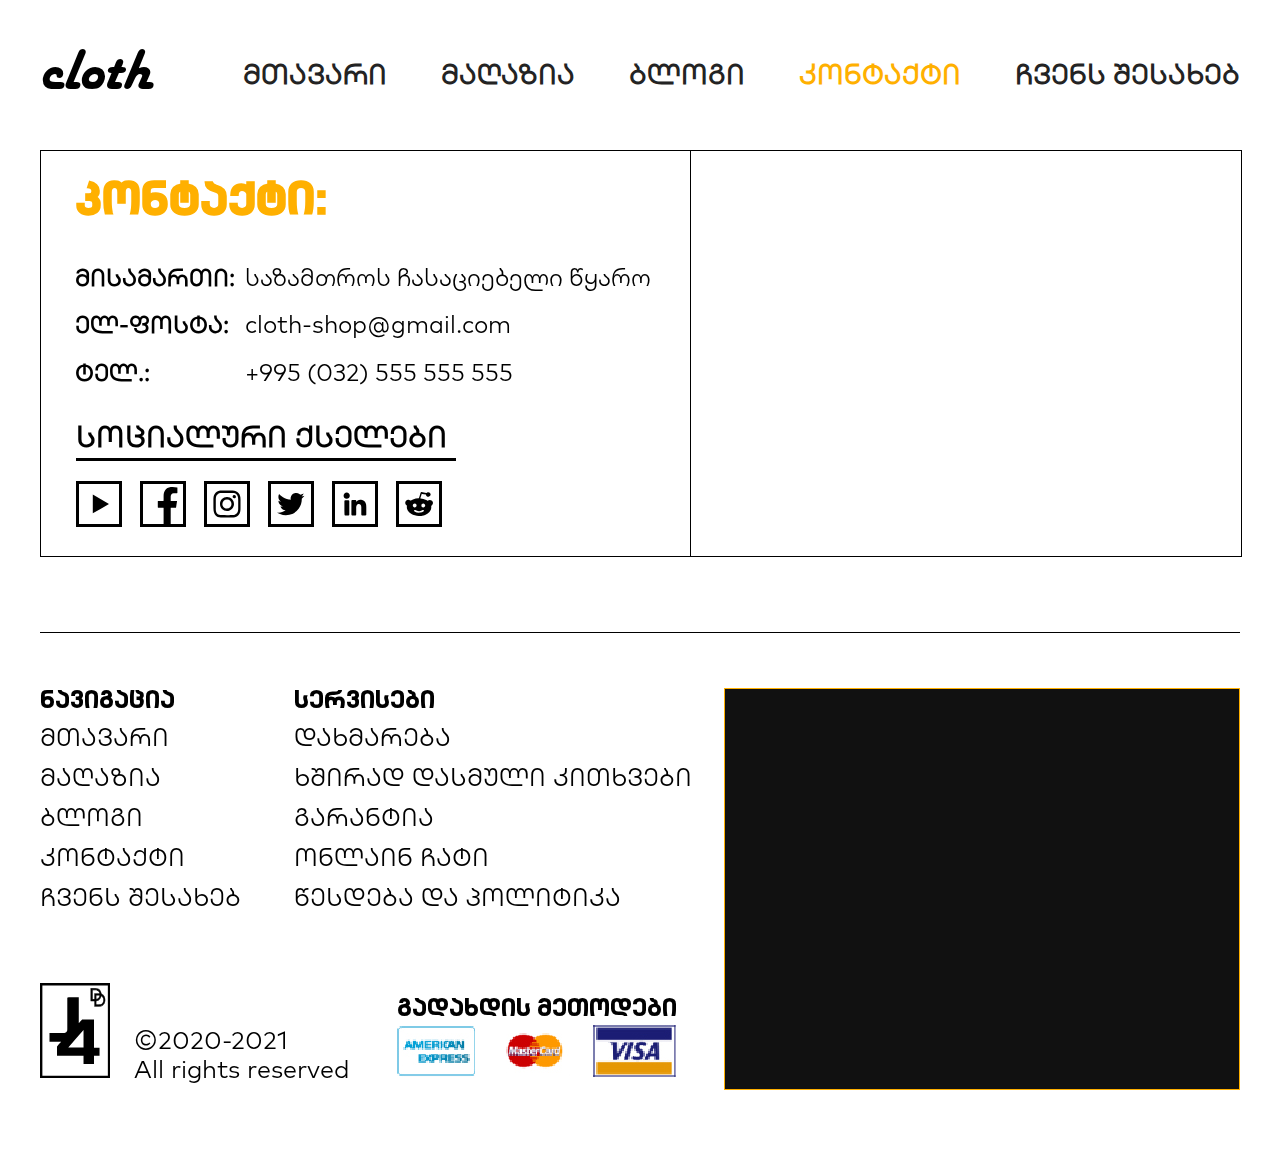
<file: contact.html>
<!DOCTYPE html>
<html lang="en">
<head>
    <meta charset="UTF-8">
    <meta http-equiv="X-UA-Compatible" content="IE=edge">
    <meta name="viewport" content="width=device-width, initial-scale=1.0">
    <title>Cloth Store | კონტაქტი</title>
    <link rel="icon" href="assets/icons/site-icon-01.png">
    <link rel="stylesheet" href="assets/style/default.css">
    <link rel="stylesheet" href="assets/style/header.css">
    <link rel="stylesheet" href="assets/style/footer.css">
    <link rel="stylesheet" href="assets/style/contact.css">
</head>
<body>
    <header>
        <div class="container header">
            <a href="index.html" class="logo">cloth</a>
            <nav>
                <a href="index.html">მთავარი</a>
                <a href="store.html">მაღაზია</a>
                <a href="blog.html">ბლოგი</a>
                <a href="contact.html" class="active">კონტაქტი</a>
                <a href="about.html">ჩვენს შესახებ</a>
            </nav>
            <img src="assets/icons/menu.svg" class="menu-icon" onclick="openNav()">
            <div id="myNav" class="sidenav" style="width: 100%;">
                <img src="assets/icons/cross.svg" class="closebtn" onclick="closeNav()">
                <a href="index.html" data-text="მთავარი">მთავარი</a>
                <a href="store.html" data-text="მაღაზია">მაღაზია</a>
                <a href="blog.html" data-text="ბლოგი">ბლოგი</a>
                <a href="contact.html" data-text="კონტაქტი" class="on">კონტაქტი</a>
                <a href="about.html" data-text="ჩვენს შესახებ">ჩვენს შესახებ</a>
            </div>
            </div>
        </div>
    </header>
    <div class="freespace"></div>
    <div class="container">
        <div class="contact">
            <div class="maps">
                <iframe src="https://www.google.com/maps/embed?pb=!1m18!1m12!1m3!1d2957.6514256843147!2d43.87502271573218!3d42.15774547920093!2m3!1f0!2f0!3f0!3m2!1i1024!2i768!4f13.1!3m3!1m2!1s0x4044afa863869f77%3A0xe1413fa928cc819b!2z4YOh4YOQ4YOW4YOQ4YOb4YOX4YOg4YOd4YOhIOGDqeGDkOGDoeGDkOGDquGDmOGDlOGDkeGDlOGDmuGDmCDhg6zhg6fhg5Dhg6Dhg50!5e0!3m2!1ska!2sge!4v1626636690007!5m2!1ska!2sge"style="border:0;" allowfullscreen="" loading="lazy" class="gmap"></iframe>
            </div>
            <h1 class="contact-title">კონტაქტი:</h1>
            <div class="contact-space-one">
                <p class="contact-titles">მისამართი: </p>
                <p class="contact-titles">ელ-ფოსტა: </p>
                <p class="contact-titles">ტელ.: </p>
            </div>
            <div class="contact-space-two">
                <p class="contact-infos">საზამთროს ჩასაციებელი წყარო</p>
                <p class="contact-infos">cloth-shop@gmail.com</p>
                <p class="contact-infos">+995 (032) 555 555 555</p>
            </div>
            <div class="contact-social">
                <p class="social-txt">სოციალური ქსელები</p>
                <div class="social-icon yt"></div>
                <div class="social-icon fb"></div>
                <div class="social-icon ig"></div>
                <div class="social-icon tw"></div>
                <div class="social-icon in"></div>
                <div class="social-icon rd"></div>
            </div>
        </div>
        <footer>
            <div class="ft-content ft-menu">
                <p>ნავიგაცია</p>
                <ul>
                    <li><a href="index.html">მთავარი</a></li>
                    <li><a href="store.html">მაღაზია</a></li>
                    <li><a href="blog.html">ბლოგი</a></li>
                    <li><a href="contact.html">კონტაქტი</a></li>
                    <li><a href="about.html">ჩვენს შესახებ</a></li>
                </ul>
            </div>
            <div class="ft-content ft-services">
                <p>სერვისები</p>
                <ul>
                    <li><a href="#" onclick="alertFunc()">დახმარება</a></li>
                    <li><a href="#" onclick="alertFunc()">ხშირად დასმული კითხვები</a></li>
                    <li><a href="#" onclick="alertFunc()">გარანტია</a></li>
                    <li><a href="#" onclick="alertFunc()">ონლაინ ჩატი</a></li>
                    <li><a href="#" onclick="alertFunc()">წესდება და პოლიტიკა</a></li>
                </ul>
            </div>
            <div class="ft-maps">
                <iframe src="https://www.google.com/maps/embed?pb=!1m18!1m12!1m3!1d2957.6514256843147!2d43.87502271573218!3d42.15774547920093!2m3!1f0!2f0!3f0!3m2!1i1024!2i768!4f13.1!3m3!1m2!1s0x4044afa863869f77%3A0xe1413fa928cc819b!2z4YOh4YOQ4YOW4YOQ4YOb4YOX4YOg4YOd4YOhIOGDqeGDkOGDoeGDkOGDquGDmOGDlOGDkeGDlOGDmuGDmCDhg6zhg6fhg5Dhg6Dhg50!5e0!3m2!1ska!2sge!4v1626636690007!5m2!1ska!2sge"style="border:0;" allowfullscreen="" loading="lazy" class="gmaps"></iframe>
            </div>
            <div class="ft-rights-and-more">
                <a href="https://www.j4va.tk/" target="_blank"><div class="dd-j4"></div></a>
                <div class="rights">
                    <p>©2020-2021</p>
                    <p>All rights reserved</p>
                    <p class="dd">Designed and Developed by <a href="https://www.j4va.tk/" target="_blank">J4vakhishvili</a></p>
                </div>
            </div>
            <div class="ft-pay">
                <p>გადახდის მეთოდები</p>
                <img src="assets/icons/payment-icon-01.jpg" class="payment-icon">
                <img src="assets/icons/payment-icon-02.jpg" class="payment-icon">
                <img src="assets/icons/payment-icon-03.jpg" class="payment-icon">
            </div>
        </footer>
    </div>
    <script src="assets/script/menu.js"></script>
    <script src="assets/script/slide.js"></script>
    <script src="assets/script/script.js"></script>
</body>
</html>
</file>
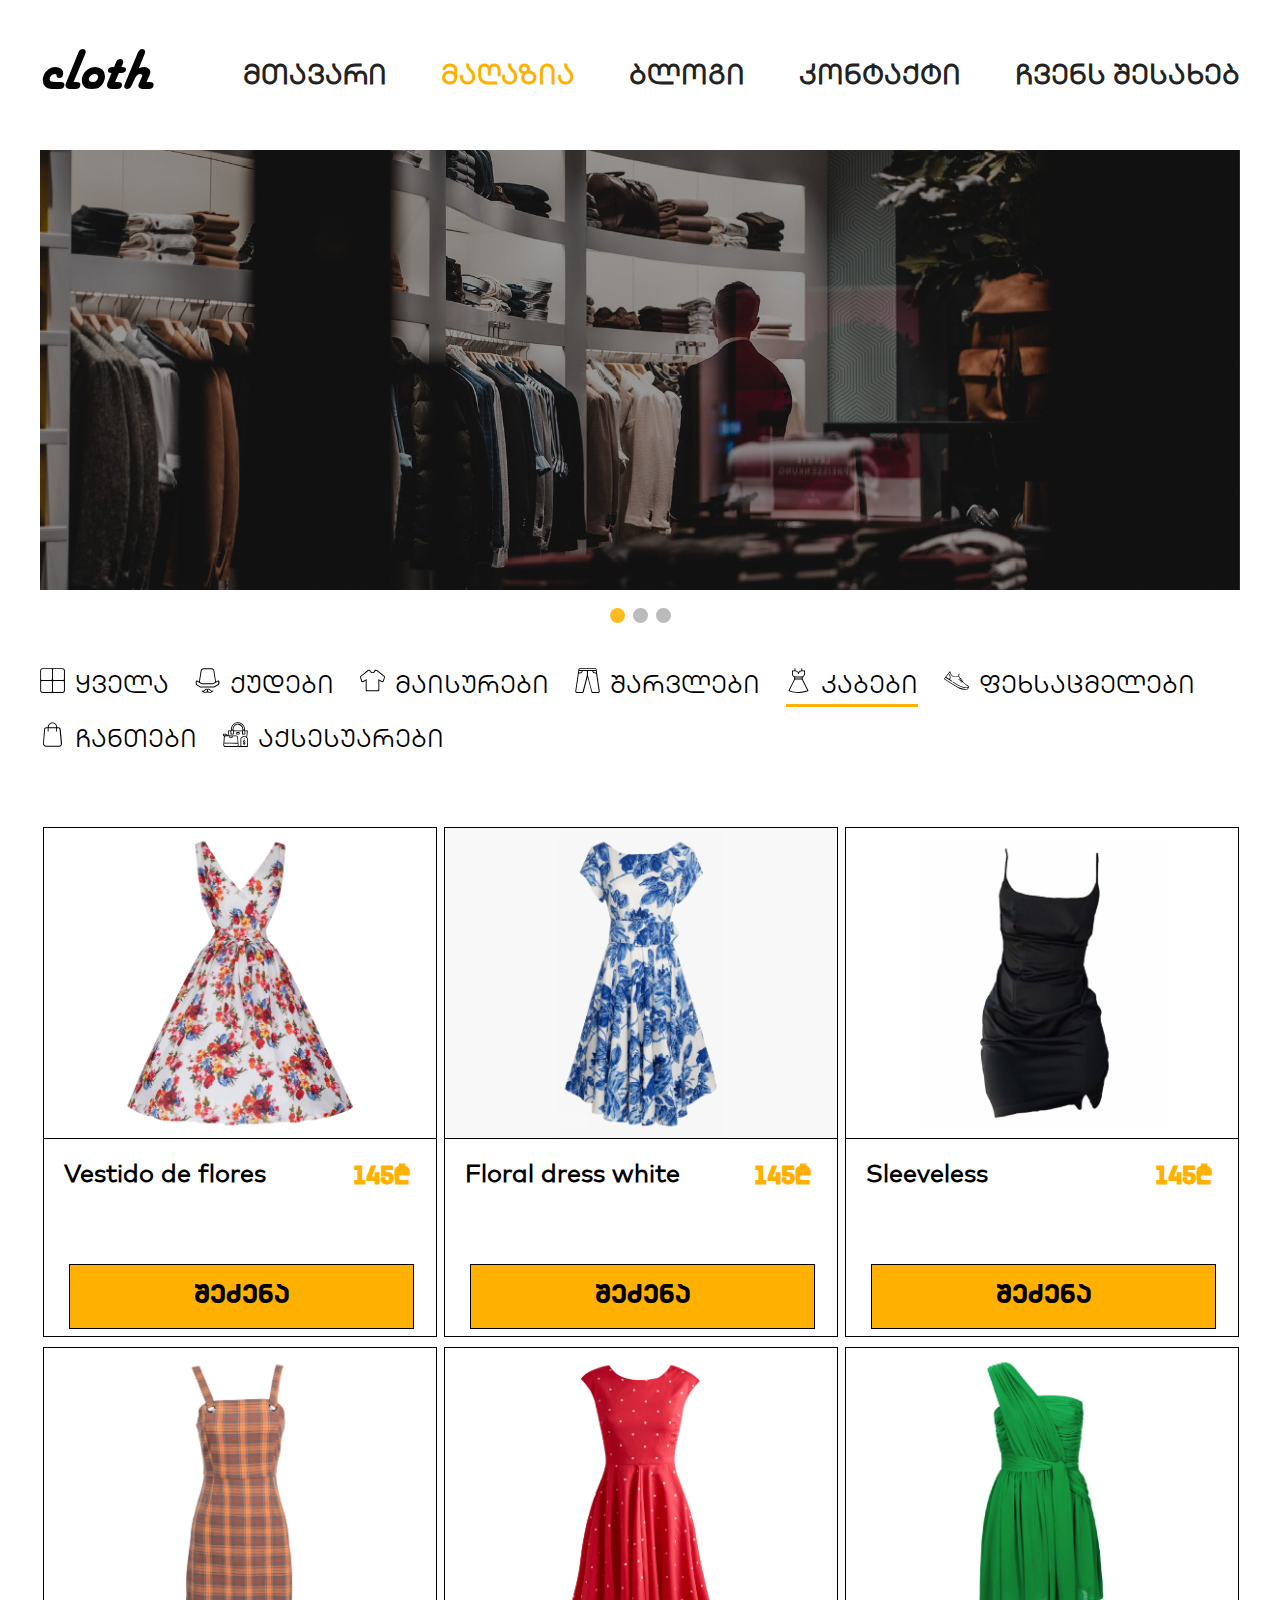
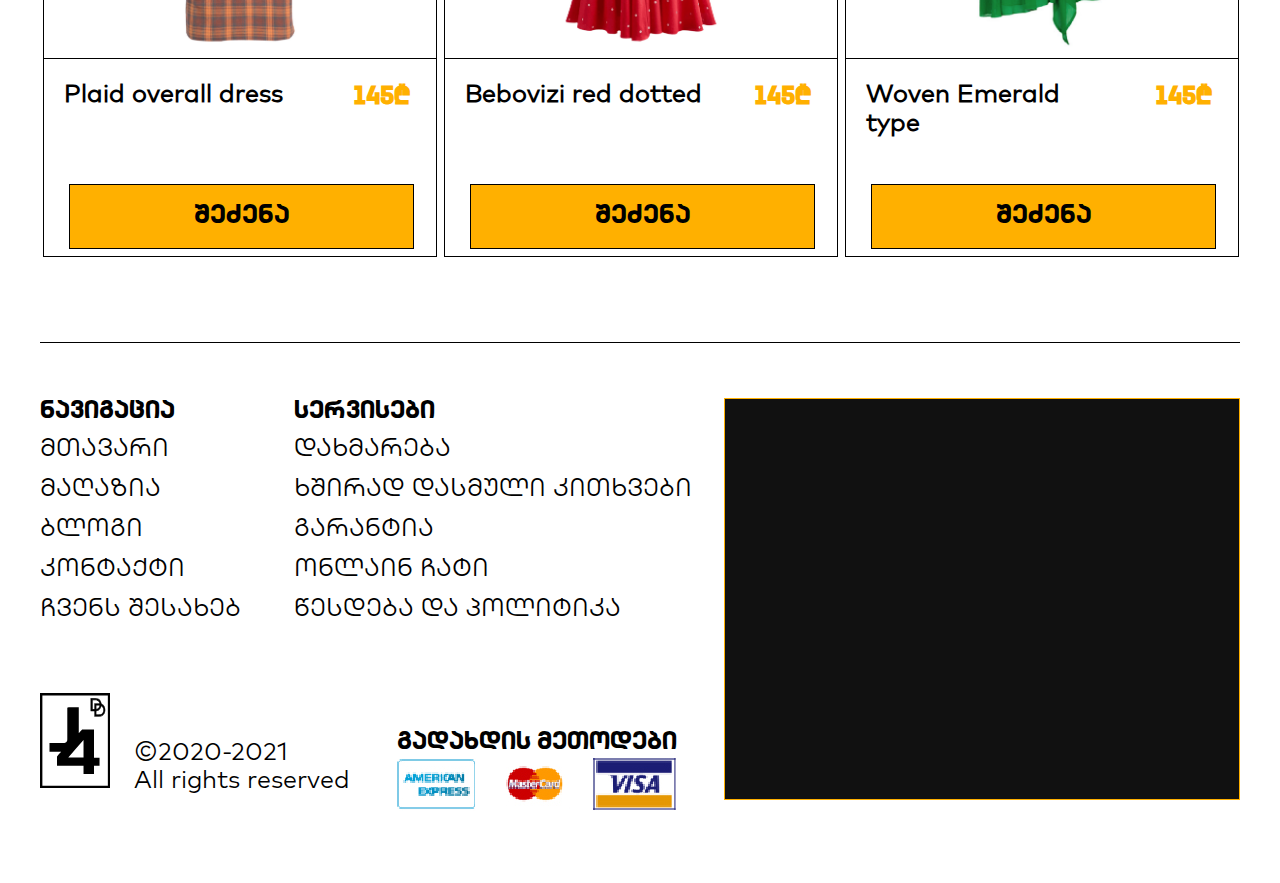
<file: dress.html>
<!DOCTYPE html>
<html lang="en">
<head>
    <meta charset="UTF-8">
    <meta http-equiv="X-UA-Compatible" content="IE=edge">
    <meta name="viewport" content="width=device-width, initial-scale=1.0">
    <title>Cloth Store | მაღაზია</title>
    <link rel="icon" href="assets/icons/site-icon-01.png">
    <link rel="stylesheet" href="assets/style/default.css">
    <link rel="stylesheet" href="assets/style/header.css">
    <link rel="stylesheet" href="assets/style/footer.css">
    <link rel="stylesheet" href="assets/style/store.css">
    <link rel="stylesheet" href="assets/style/slide.css">
    <link rel="stylesheet" href="assets/style/shop-card.css">
    <link rel="stylesheet" href="assets/style/shop-covers.css">
</head>
<body>
    <header>
        <div class="container header">
            <a href="index.html" class="logo">cloth</a>
            <nav>
                <a href="index.html">მთავარი</a>
                <a href="store.html" class="active">მაღაზია</a>
                <a href="blog.html">ბლოგი</a>
                <a href="contact.html">კონტაქტი</a>
                <a href="about.html">ჩვენს შესახებ</a>
            </nav>
            <img src="assets/icons/menu.svg" class="menu-icon" onclick="openNav()">
            <img src="assets/icons/categories-menu.svg" class="menu-icon categories-menu" onclick="openCategories()">
            <div id="myNav" class="sidenav" style="width: 100%;">
                <img src="assets/icons/cross.svg" class="closebtn" onclick="closeNav()">
                <a href="index.html" data-text="მთავარი">მთავარი</a>
                <a href="store.html" data-text="მაღაზია" class="on">მაღაზია</a>
                <a href="blog.html" data-text="ბლოგი">ბლოგი</a>
                <a href="contact.html" data-text="კონტაქტი">კონტაქტი</a>
                <a href="about.html" data-text="ჩვენს შესახებ">ჩვენს შესახებ</a>
            </div>
            <div id="categories" class="ctg-bg" style="width: 100%;">
            <div class="categories-m">
                <img src="assets/icons/cross.svg" class="closebtn" onclick="closeCategories()">
                <div class="category" onclick="window.location.href='store.html'"><div class="ctg-icon ctg-all"></div><a class="ctg-title">ყველა</a></div>
                <div class="category" onclick="window.location.href='hats.html'"><div class="ctg-icon ctg-hats"></div><a class="ctg-title">ქუდები</a></div>
                <div class="category" onclick="window.location.href='shirts.html'"><div class="ctg-icon ctg-shirts"></div><a class="ctg-title">მაისურები</a></div>
                <div class="category" onclick="window.location.href='pants.html'"><div class="ctg-icon ctg-pants"></div><a class="ctg-title">შარვლები</a></div>
                <div class="category ctg-on" onclick="window.location.href='dress.html'"><div class="ctg-icon ctg-dress"></div><a class="ctg-title">კაბები</a></div>
                <div class="category" onclick="window.location.href='shoes.html'"><div class="ctg-icon ctg-shoes"></div><a class="ctg-title">ფეხსაცმელები</a></div>
                <div class="category" onclick="window.location.href='bags.html'"><div class="ctg-icon ctg-bags"></div><a class="ctg-title">ჩანთები</a></div>
                <div class="category" onclick="window.location.href='accsessories.html'"><div class="ctg-icon ctg-accsessories"></div><a class="ctg-title">აქსესუარები</a></div>
            </div>
            </div>
        </div>
    </header>
    <div class="freespace"></div>
    <div class="container">
        <article class="slideshow">
        <div class="slideshow-container">

            <div class="mySlides fade slide-cover1"></div>
            
            <div class="mySlides fade slide-cover2"></div>
            
            <div class="mySlides fade slide-cover3"></div>
            
            </div>
            <br>
            
            <div style="text-align:center">
              <span class="dot" onclick="currentSlide(1)"></span> 
              <span class="dot" onclick="currentSlide(2)"></span> 
              <span class="dot" onclick="currentSlide(3)"></span> 
            </div>
        </article>
        <div class="categories">
            <div class="category" onclick="window.location.href='store.html'"><div class="ctg-icon ctg-all"></div><a class="ctg-title">ყველა</a></div>
            <div class="category" onclick="window.location.href='hats.html'"><div class="ctg-icon ctg-hats"></div><a class="ctg-title">ქუდები</a></div>
            <div class="category" onclick="window.location.href='shirts.html'"><div class="ctg-icon ctg-shirts"></div><a class="ctg-title">მაისურები</a></div>
            <div class="category" onclick="window.location.href='pants.html'"><div class="ctg-icon ctg-pants"></div><a class="ctg-title">შარვლები</a></div>
            <div class="category ctg-on" onclick="window.location.href='dress.html'"><div class="ctg-icon ctg-dress"></div><a class="ctg-title">კაბები</a></div>
            <div class="category" onclick="window.location.href='shoes.html'"><div class="ctg-icon ctg-shoes"></div><a class="ctg-title">ფეხსაცმელები</a></div>
            <div class="category" onclick="window.location.href='bags.html'"><div class="ctg-icon ctg-bags"></div><a class="ctg-title">ჩანთები</a></div>
            <div class="category" onclick="window.location.href='accsessories.html'"><div class="ctg-icon ctg-accsessories"></div><a class="ctg-title">აქსესუარები</a></div>
        </div>
        <article class="shop-card">
            <div class="shop-card-img shop-img-Vestido"></div>
            <p class="shop-card-title">Vestido de flores</p>
            <p class="shop-card-price">145₾</p>
            <button onclick="window.location.href='#'">შეძენა</button>
        </article>
        <article class="shop-card">
            <div class="shop-card-img shop-img-floral"></div>
            <p class="shop-card-title">Floral dress white</p>
            <p class="shop-card-price">145₾</p>
            <button onclick="window.location.href='#'">შეძენა</button>
        </article>
        <article class="shop-card">
            <div class="shop-card-img shop-img-sleeveless"></div>
            <p class="shop-card-title">Sleeveless</p>
            <p class="shop-card-price">145₾</p>
            <button onclick="window.location.href='#'">შეძენა</button>
        </article>
        <article class="shop-card">
            <div class="shop-card-img shop-img-Plaid"></div>
            <p class="shop-card-title">Plaid overall dress </p>
            <p class="shop-card-price">145₾</p>
            <button onclick="window.location.href='#'">შეძენა</button>
        </article>
        <article class="shop-card">
            <div class="shop-card-img shop-img-bebovizi"></div>
            <p class="shop-card-title">Bebovizi red dotted</p>
            <p class="shop-card-price">145₾</p>
            <button onclick="window.location.href='#'">შეძენა</button>
        </article>
        <article class="shop-card">
            <div class="shop-card-img shop-img-Woven"></div>
            <p class="shop-card-title">Woven Emerald type</p>
            <p class="shop-card-price">145₾</p>
            <button onclick="window.location.href='#'">შეძენა</button>
        </article>
        <footer>
            <div class="ft-content ft-menu">
                <p>ნავიგაცია</p>
                <ul>
                    <li><a href="index.html">მთავარი</a></li>
                    <li><a href="store.html">მაღაზია</a></li>
                    <li><a href="blog.html">ბლოგი</a></li>
                    <li><a href="contact.html">კონტაქტი</a></li>
                    <li><a href="about.html">ჩვენს შესახებ</a></li>
                </ul>
            </div>
            <div class="ft-content ft-services">
                <p>სერვისები</p>
                <ul>
                    <li><a href="#" onclick="alertFunc()">დახმარება</a></li>
                    <li><a href="#" onclick="alertFunc()">ხშირად დასმული კითხვები</a></li>
                    <li><a href="#" onclick="alertFunc()">გარანტია</a></li>
                    <li><a href="#" onclick="alertFunc()">ონლაინ ჩატი</a></li>
                    <li><a href="#" onclick="alertFunc()">წესდება და პოლიტიკა</a></li>
                </ul>
            </div>
            <div class="ft-maps">
                <iframe src="https://www.google.com/maps/embed?pb=!1m18!1m12!1m3!1d2957.6514256843147!2d43.87502271573218!3d42.15774547920093!2m3!1f0!2f0!3f0!3m2!1i1024!2i768!4f13.1!3m3!1m2!1s0x4044afa863869f77%3A0xe1413fa928cc819b!2z4YOh4YOQ4YOW4YOQ4YOb4YOX4YOg4YOd4YOhIOGDqeGDkOGDoeGDkOGDquGDmOGDlOGDkeGDlOGDmuGDmCDhg6zhg6fhg5Dhg6Dhg50!5e0!3m2!1ska!2sge!4v1626636690007!5m2!1ska!2sge"style="border:0;" allowfullscreen="" loading="lazy" class="gmaps"></iframe>
            </div>
            <div class="ft-rights-and-more">
                <a href="https://www.j4va.tk/" target="_blank"><div class="dd-j4"></div></a>
                <div class="rights">
                    <p>©2020-2021</p>
                    <p>All rights reserved</p>
                    <p class="dd">Designed and Developed by <a href="https://www.j4va.tk/" target="_blank">J4vakhishvili</a></p>
                </div>
            </div>
            <div class="ft-pay">
                <p>გადახდის მეთოდები</p>
                <img src="assets/icons/payment-icon-01.jpg" class="payment-icon">
                <img src="assets/icons/payment-icon-02.jpg" class="payment-icon">
                <img src="assets/icons/payment-icon-03.jpg" class="payment-icon">
            </div>
        </footer>
    </div>
    <script src="assets/script/menu.js"></script>
    <script src="assets/script/slide.js"></script>
    <script src="assets/script/script.js"></script>
</body>
</html>
</file>
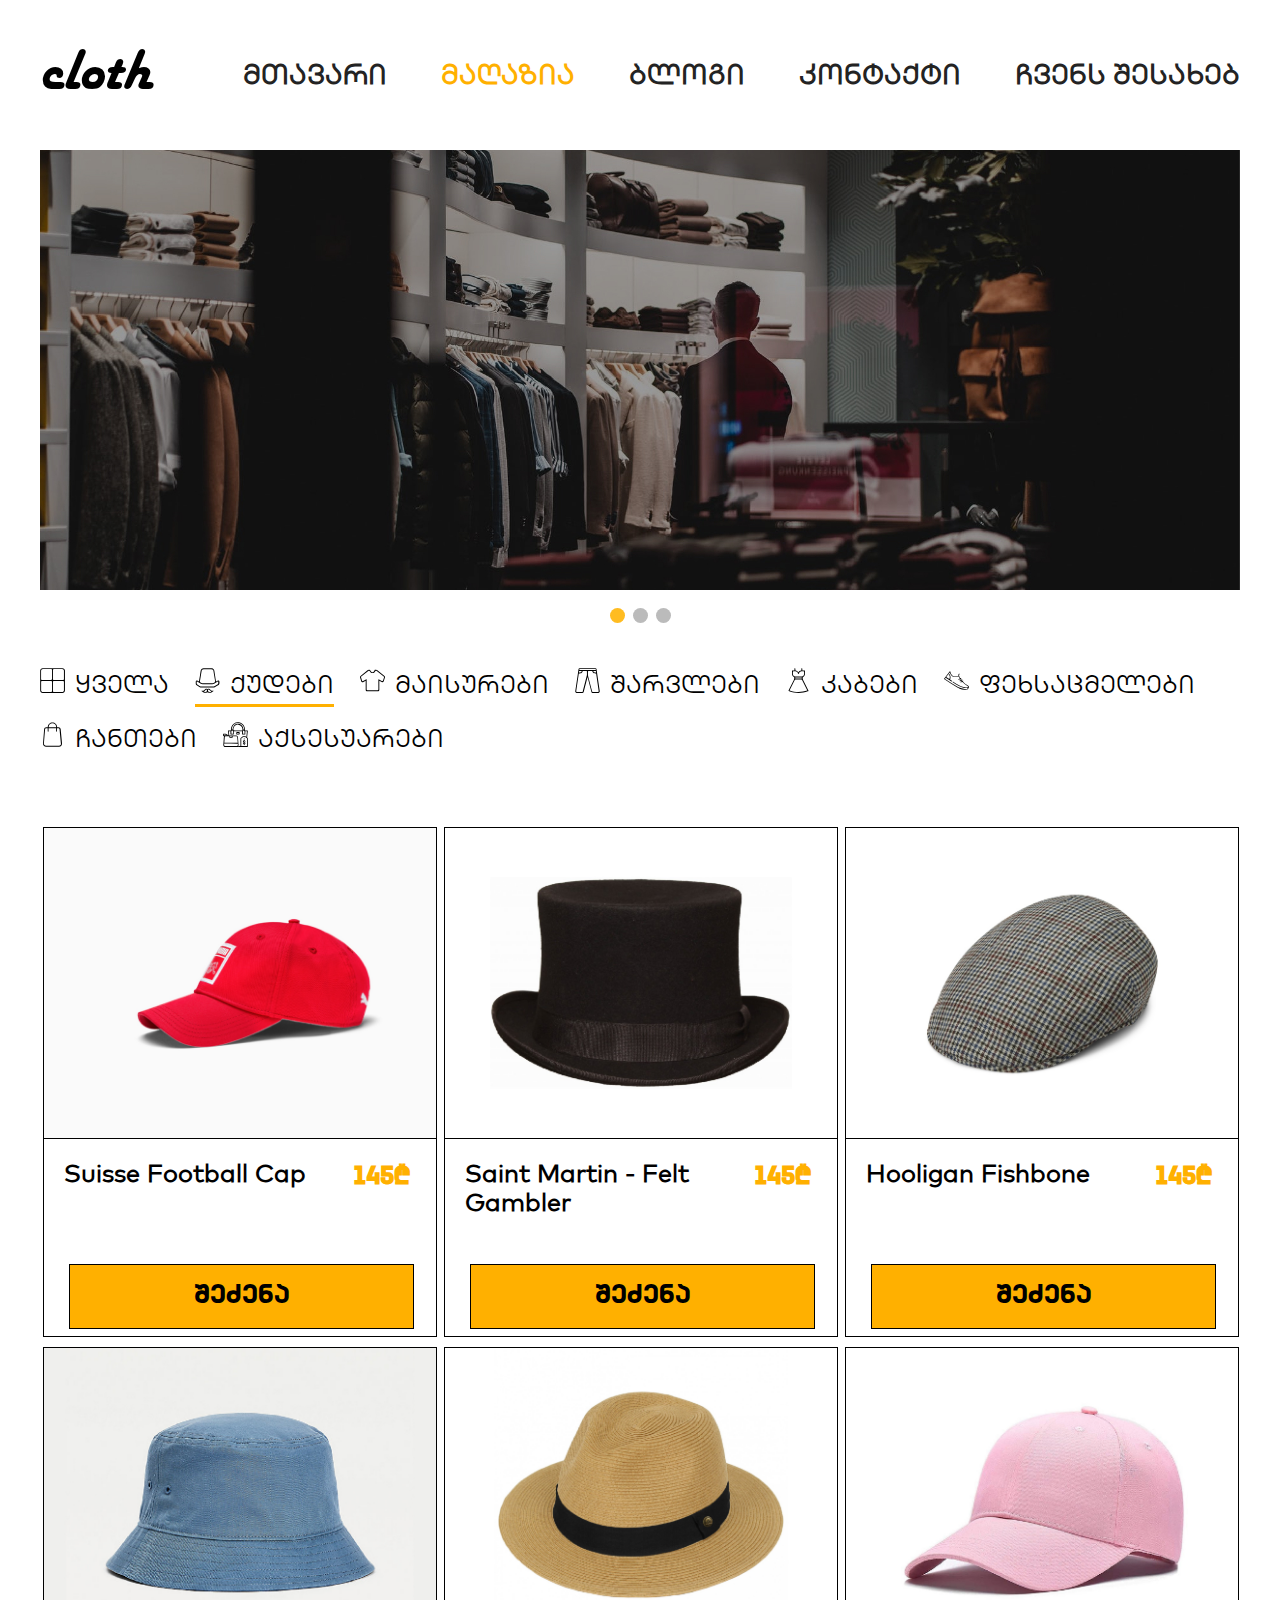
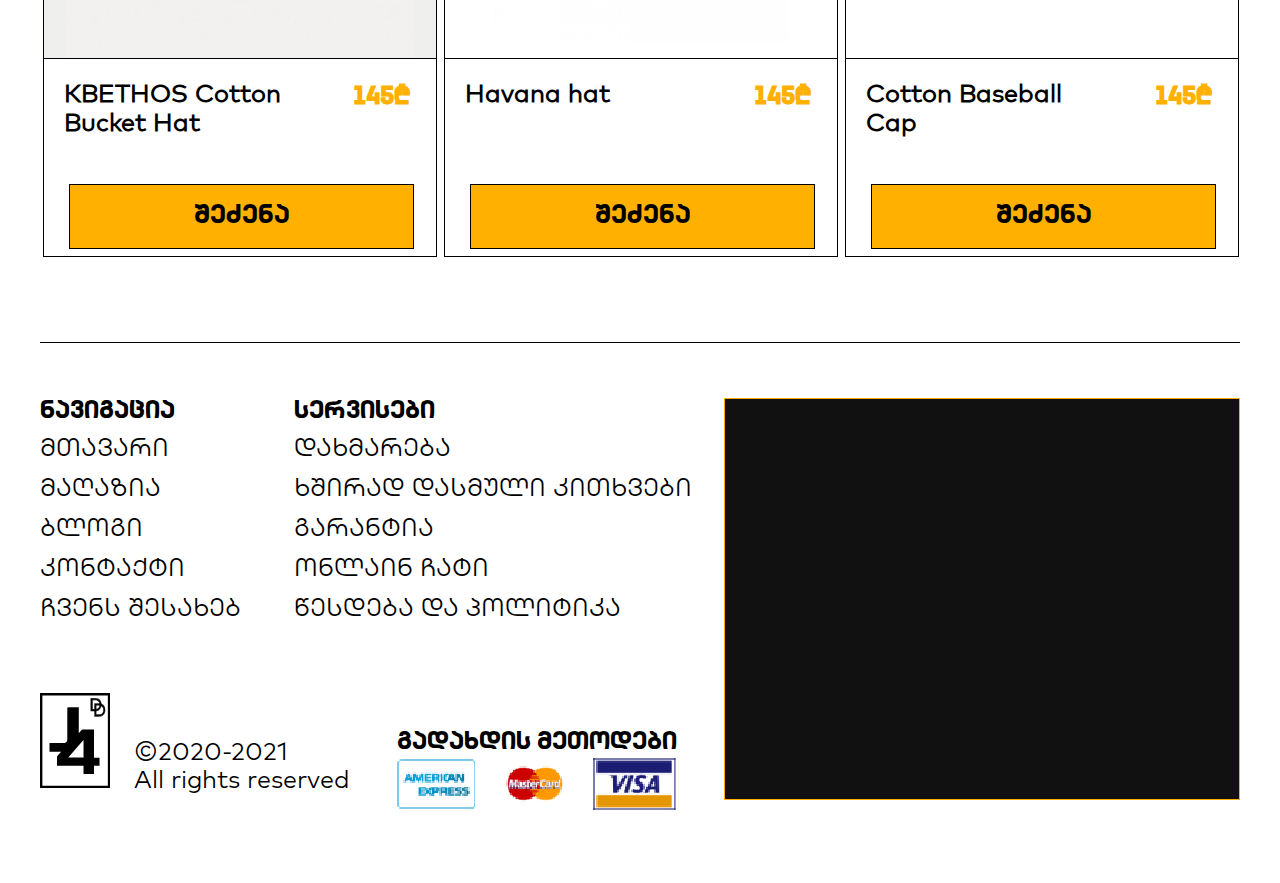
<file: hats.html>
<!DOCTYPE html>
<html lang="en">
<head>
    <meta charset="UTF-8">
    <meta http-equiv="X-UA-Compatible" content="IE=edge">
    <meta name="viewport" content="width=device-width, initial-scale=1.0">
    <title>Cloth Store | მაღაზია</title>
    <link rel="icon" href="assets/icons/site-icon-01.png">
    <link rel="stylesheet" href="assets/style/default.css">
    <link rel="stylesheet" href="assets/style/header.css">
    <link rel="stylesheet" href="assets/style/footer.css">
    <link rel="stylesheet" href="assets/style/store.css">
    <link rel="stylesheet" href="assets/style/slide.css">
    <link rel="stylesheet" href="assets/style/shop-card.css">
    <link rel="stylesheet" href="assets/style/shop-covers.css">
</head>
<body>
    <header>
        <div class="container header">
            <a href="index.html" class="logo">cloth</a>
            <nav>
                <a href="index.html">მთავარი</a>
                <a href="store.html" class="active">მაღაზია</a>
                <a href="blog.html">ბლოგი</a>
                <a href="contact.html">კონტაქტი</a>
                <a href="about.html">ჩვენს შესახებ</a>
            </nav>
            <img src="assets/icons/menu.svg" class="menu-icon" onclick="openNav()">
            <img src="assets/icons/categories-menu.svg" class="menu-icon categories-menu" onclick="openCategories()">
            <div id="myNav" class="sidenav" style="width: 100%;">
                <img src="assets/icons/cross.svg" class="closebtn" onclick="closeNav()">
                <a href="index.html" data-text="მთავარი">მთავარი</a>
                <a href="store.html" data-text="მაღაზია" class="on">მაღაზია</a>
                <a href="blog.html" data-text="ბლოგი">ბლოგი</a>
                <a href="contact.html" data-text="კონტაქტი">კონტაქტი</a>
                <a href="about.html" data-text="ჩვენს შესახებ">ჩვენს შესახებ</a>
            </div>
            <div id="categories" class="ctg-bg" style="width: 100%;">
            <div class="categories-m">
                <img src="assets/icons/cross.svg" class="closebtn" onclick="closeCategories()">
                <div class="category" onclick="window.location.href='store.html'"><div class="ctg-icon ctg-all"></div><a class="ctg-title">ყველა</a></div>
                <div class="category ctg-on" onclick="window.location.href='hats.html'"><div class="ctg-icon ctg-hats"></div><a class="ctg-title">ქუდები</a></div>
                <div class="category" onclick="window.location.href='shirts.html'"><div class="ctg-icon ctg-shirts"></div><a class="ctg-title">მაისურები</a></div>
                <div class="category" onclick="window.location.href='pants.html'"><div class="ctg-icon ctg-pants"></div><a class="ctg-title">შარვლები</a></div>
                <div class="category" onclick="window.location.href='dress.html'"><div class="ctg-icon ctg-dress"></div><a class="ctg-title">კაბები</a></div>
                <div class="category" onclick="window.location.href='shoes.html'"><div class="ctg-icon ctg-shoes"></div><a class="ctg-title">ფეხსაცმელები</a></div>
                <div class="category" onclick="window.location.href='bags.html'"><div class="ctg-icon ctg-bags"></div><a class="ctg-title">ჩანთები</a></div>
                <div class="category" onclick="window.location.href='accsessories.html'"><div class="ctg-icon ctg-accsessories"></div><a class="ctg-title">აქსესუარები</a></div>
            </div>
            </div>
        </div>
    </header>
    <div class="freespace"></div>
    <div class="container">
        <article class="slideshow">
        <div class="slideshow-container">

            <div class="mySlides fade slide-cover1"></div>
            
            <div class="mySlides fade slide-cover2"></div>
            
            <div class="mySlides fade slide-cover3"></div>
            
            </div>
            <br>
            
            <div style="text-align:center">
              <span class="dot" onclick="currentSlide(1)"></span> 
              <span class="dot" onclick="currentSlide(2)"></span> 
              <span class="dot" onclick="currentSlide(3)"></span> 
            </div>
        </article>
        <div class="categories">
            <div class="category" onclick="window.location.href='store.html'"><div class="ctg-icon ctg-all"></div><a class="ctg-title">ყველა</a></div>
            <div class="category ctg-on" onclick="window.location.href='hats.html'"><div class="ctg-icon ctg-hats"></div><a class="ctg-title">ქუდები</a></div>
            <div class="category" onclick="window.location.href='shirts.html'"><div class="ctg-icon ctg-shirts"></div><a class="ctg-title">მაისურები</a></div>
            <div class="category" onclick="window.location.href='pants.html'"><div class="ctg-icon ctg-pants"></div><a class="ctg-title">შარვლები</a></div>
            <div class="category" onclick="window.location.href='dress.html'"><div class="ctg-icon ctg-dress"></div><a class="ctg-title">კაბები</a></div>
            <div class="category" onclick="window.location.href='shoes.html'"><div class="ctg-icon ctg-shoes"></div><a class="ctg-title">ფეხსაცმელები</a></div>
            <div class="category" onclick="window.location.href='bags.html'"><div class="ctg-icon ctg-bags"></div><a class="ctg-title">ჩანთები</a></div>
            <div class="category" onclick="window.location.href='accsessories.html'"><div class="ctg-icon ctg-accsessories"></div><a class="ctg-title">აქსესუარები</a></div>
        </div>
        <article class="shop-card">
            <div class="shop-card-img shop-img-cover2"></div>
            <p class="shop-card-title">Suisse Football Cap</p>
            <p class="shop-card-price">145₾</p>
            <button onclick="window.location.href='#'">შეძენა</button>
        </article>
        <article class="shop-card">
            <div class="shop-card-img shop-img-saint-martin"></div>
            <p class="shop-card-title">Saint Martin - Felt Gambler</p>
            <p class="shop-card-price">145₾</p>
            <button onclick="window.location.href='#'">შეძენა</button>
        </article>
        <article class="shop-card">
            <div class="shop-card-img shop-img-hooligan-fishbone"></div>
            <p class="shop-card-title">Hooligan Fishbone</p>
            <p class="shop-card-price">145₾</p>
            <button onclick="window.location.href='#'">შეძენა</button>
        </article>
        <article class="shop-card">
            <div class="shop-card-img shop-img-KBETHOS"></div>
            <p class="shop-card-title">KBETHOS Cotton Bucket Hat</p>
            <p class="shop-card-price">145₾</p>
            <button onclick="window.location.href='#'">შეძენა</button>
        </article>
        <article class="shop-card">
            <div class="shop-card-img shop-img-havana-hat"></div>
            <p class="shop-card-title">Havana hat</p>
            <p class="shop-card-price">145₾</p>
            <button onclick="window.location.href='#'">შეძენა</button>
        </article>
        <article class="shop-card">
            <div class="shop-card-img shop-img-baseball-cap"></div>
            <p class="shop-card-title">Cotton Baseball Cap</p>
            <p class="shop-card-price">145₾</p>
            <button onclick="window.location.href='#'">შეძენა</button>
        </article>
        <footer>
            <div class="ft-content ft-menu">
                <p>ნავიგაცია</p>
                <ul>
                    <li><a href="index.html">მთავარი</a></li>
                    <li><a href="store.html">მაღაზია</a></li>
                    <li><a href="blog.html">ბლოგი</a></li>
                    <li><a href="contact.html">კონტაქტი</a></li>
                    <li><a href="about.html">ჩვენს შესახებ</a></li>
                </ul>
            </div>
            <div class="ft-content ft-services">
                <p>სერვისები</p>
                <ul>
                    <li><a href="#" onclick="alertFunc()">დახმარება</a></li>
                    <li><a href="#" onclick="alertFunc()">ხშირად დასმული კითხვები</a></li>
                    <li><a href="#" onclick="alertFunc()">გარანტია</a></li>
                    <li><a href="#" onclick="alertFunc()">ონლაინ ჩატი</a></li>
                    <li><a href="#" onclick="alertFunc()">წესდება და პოლიტიკა</a></li>
                </ul>
            </div>
            <div class="ft-maps">
                <iframe src="https://www.google.com/maps/embed?pb=!1m18!1m12!1m3!1d2957.6514256843147!2d43.87502271573218!3d42.15774547920093!2m3!1f0!2f0!3f0!3m2!1i1024!2i768!4f13.1!3m3!1m2!1s0x4044afa863869f77%3A0xe1413fa928cc819b!2z4YOh4YOQ4YOW4YOQ4YOb4YOX4YOg4YOd4YOhIOGDqeGDkOGDoeGDkOGDquGDmOGDlOGDkeGDlOGDmuGDmCDhg6zhg6fhg5Dhg6Dhg50!5e0!3m2!1ska!2sge!4v1626636690007!5m2!1ska!2sge"style="border:0;" allowfullscreen="" loading="lazy" class="gmaps"></iframe>
            </div>
            <div class="ft-rights-and-more">
                <a href="https://www.j4va.tk/" target="_blank"><div class="dd-j4"></div></a>
                <div class="rights">
                    <p>©2020-2021</p>
                    <p>All rights reserved</p>
                    <p class="dd">Designed and Developed by <a href="https://www.j4va.tk/" target="_blank">J4vakhishvili</a></p>
                </div>
            </div>
            <div class="ft-pay">
                <p>გადახდის მეთოდები</p>
                <img src="assets/icons/payment-icon-01.jpg" class="payment-icon">
                <img src="assets/icons/payment-icon-02.jpg" class="payment-icon">
                <img src="assets/icons/payment-icon-03.jpg" class="payment-icon">
            </div>
        </footer>
    </div>
    <script src="assets/script/menu.js"></script>
    <script src="assets/script/slide.js"></script>
    <script src="assets/script/script.js"></script>
</body>
</html>
</file>
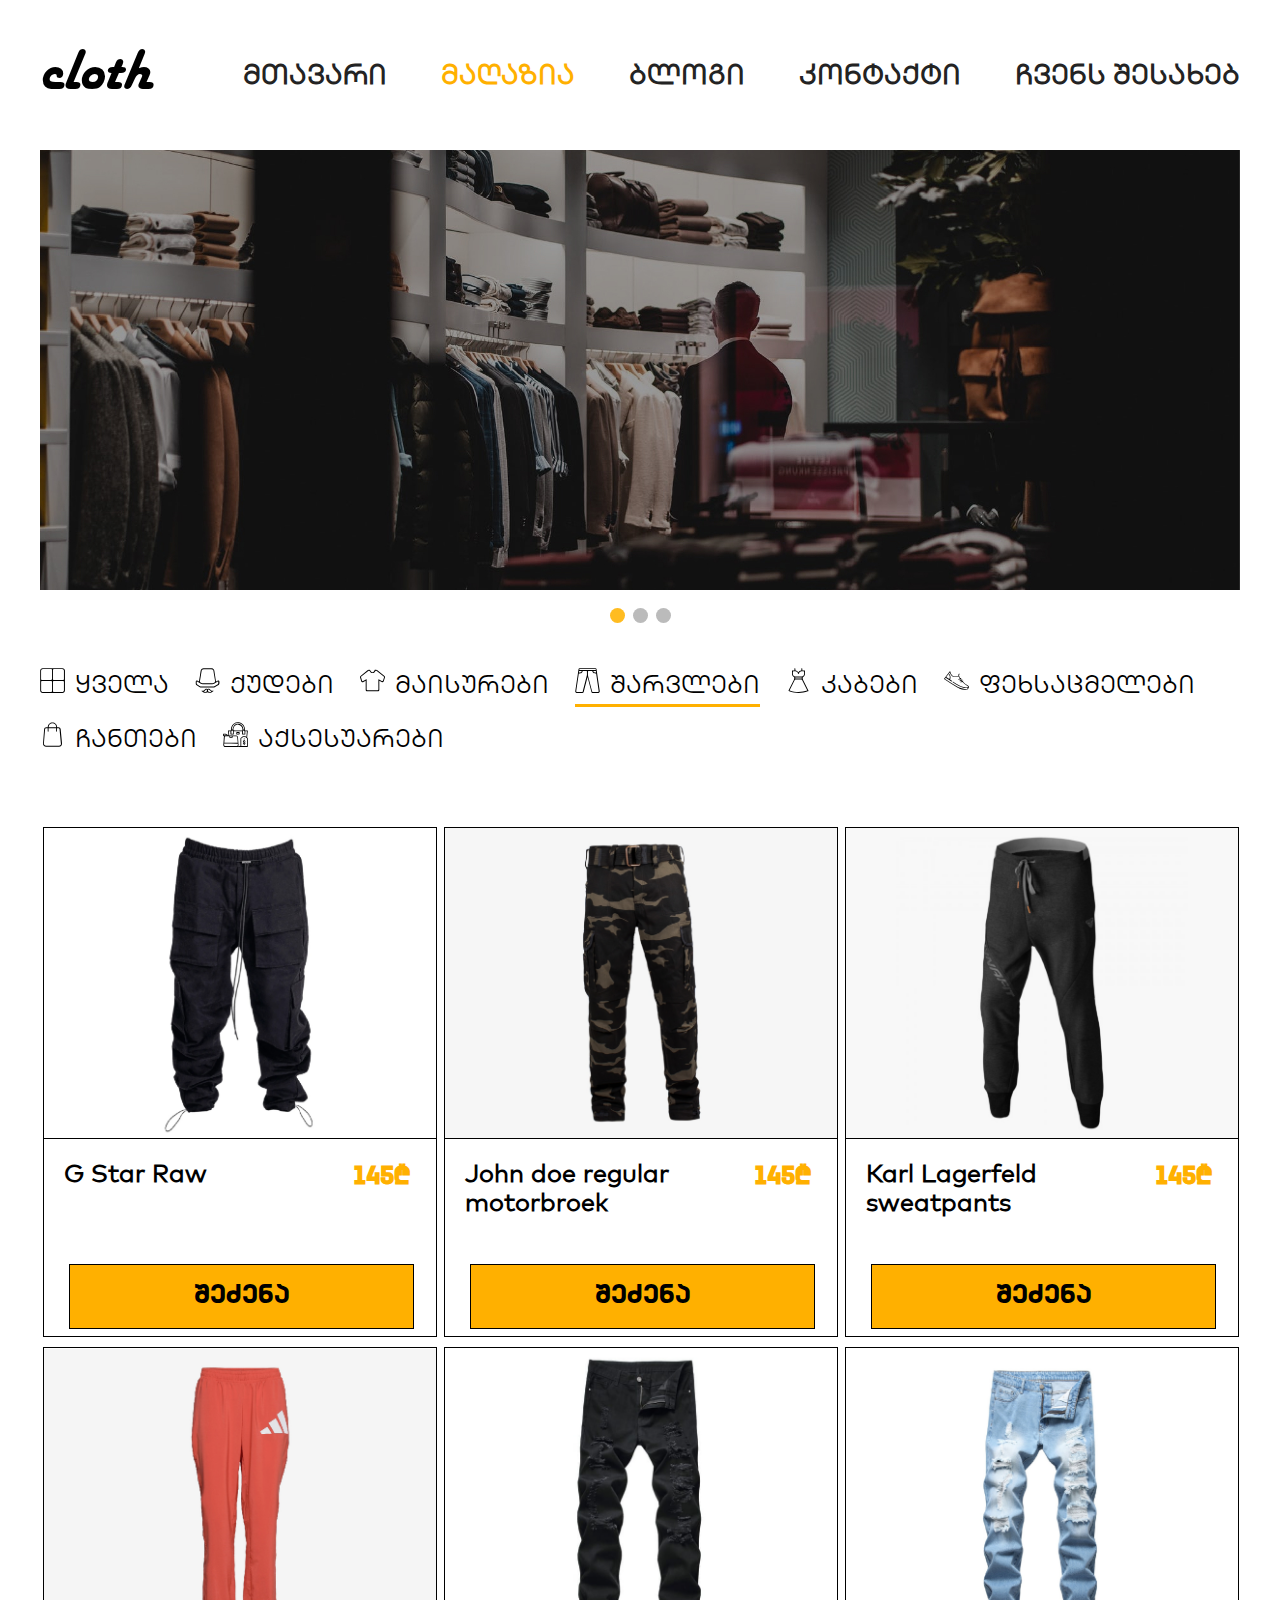
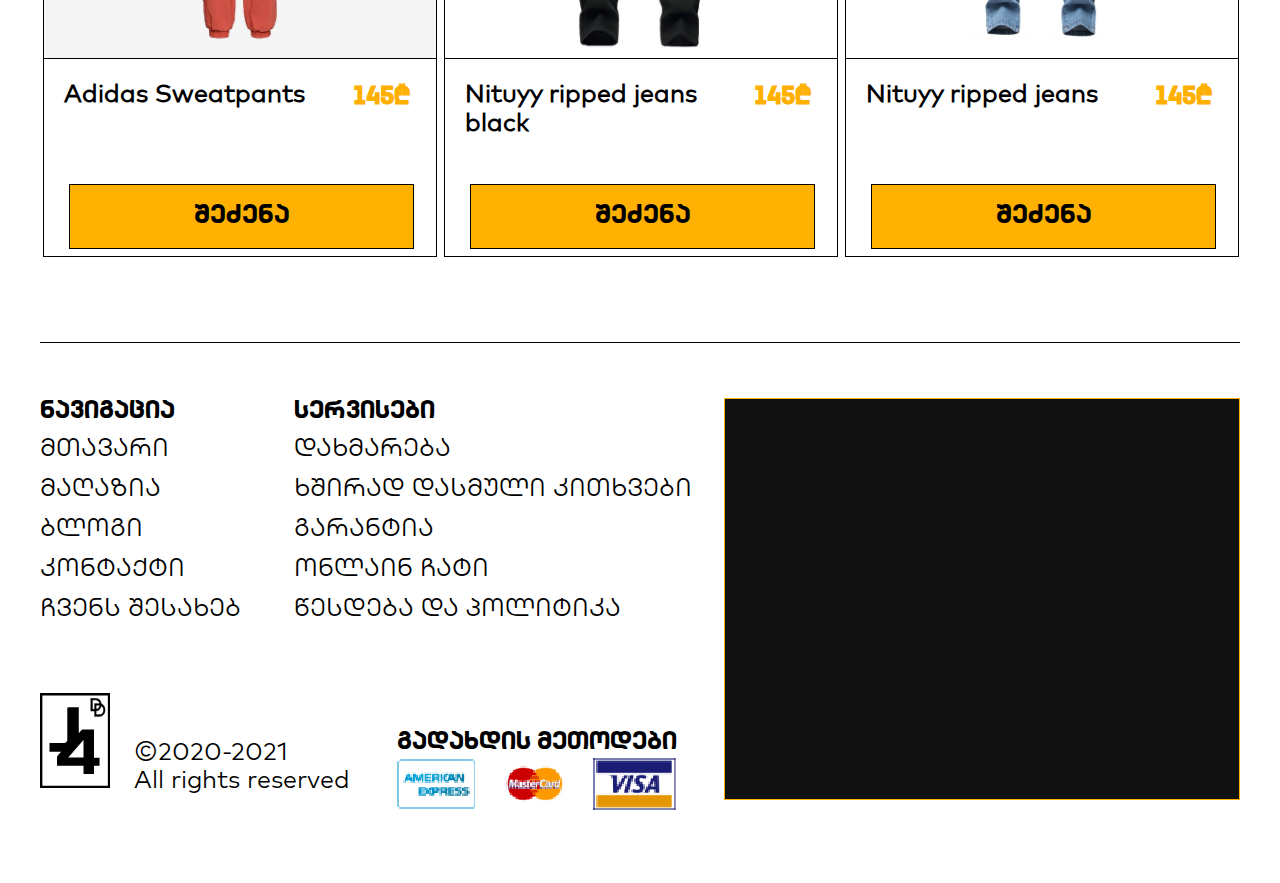
<file: pants.html>
<!DOCTYPE html>
<html lang="en">
<head>
    <meta charset="UTF-8">
    <meta http-equiv="X-UA-Compatible" content="IE=edge">
    <meta name="viewport" content="width=device-width, initial-scale=1.0">
    <title>Cloth Store | მაღაზია</title>
    <link rel="icon" href="assets/icons/site-icon-01.png">
    <link rel="stylesheet" href="assets/style/default.css">
    <link rel="stylesheet" href="assets/style/header.css">
    <link rel="stylesheet" href="assets/style/footer.css">
    <link rel="stylesheet" href="assets/style/store.css">
    <link rel="stylesheet" href="assets/style/slide.css">
    <link rel="stylesheet" href="assets/style/shop-card.css">
    <link rel="stylesheet" href="assets/style/shop-covers.css">
</head>
<body>
    <header>
        <div class="container header">
            <a href="index.html" class="logo">cloth</a>
            <nav>
                <a href="index.html">მთავარი</a>
                <a href="store.html" class="active">მაღაზია</a>
                <a href="blog.html">ბლოგი</a>
                <a href="contact.html">კონტაქტი</a>
                <a href="about.html">ჩვენს შესახებ</a>
            </nav>
            <img src="assets/icons/menu.svg" class="menu-icon" onclick="openNav()">
            <img src="assets/icons/categories-menu.svg" class="menu-icon categories-menu" onclick="openCategories()">
            <div id="myNav" class="sidenav" style="width: 100%;">
                <img src="assets/icons/cross.svg" class="closebtn" onclick="closeNav()">
                <a href="index.html" data-text="მთავარი">მთავარი</a>
                <a href="store.html" data-text="მაღაზია" class="on">მაღაზია</a>
                <a href="blog.html" data-text="ბლოგი">ბლოგი</a>
                <a href="contact.html" data-text="კონტაქტი">კონტაქტი</a>
                <a href="about.html" data-text="ჩვენს შესახებ">ჩვენს შესახებ</a>
            </div>
            <div id="categories" class="ctg-bg" style="width: 100%;">
            <div class="categories-m">
                <img src="assets/icons/cross.svg" class="closebtn" onclick="closeCategories()">
                <div class="category" onclick="window.location.href='store.html'"><div class="ctg-icon ctg-all"></div><a class="ctg-title">ყველა</a></div>
                <div class="category" onclick="window.location.href='hats.html'"><div class="ctg-icon ctg-hats"></div><a class="ctg-title">ქუდები</a></div>
                <div class="category" onclick="window.location.href='shirts.html'"><div class="ctg-icon ctg-shirts"></div><a class="ctg-title">მაისურები</a></div>
                <div class="category ctg-on" onclick="window.location.href='pants.html'"><div class="ctg-icon ctg-pants"></div><a class="ctg-title">შარვლები</a></div>
                <div class="category" onclick="window.location.href='dress.html'"><div class="ctg-icon ctg-dress"></div><a class="ctg-title">კაბები</a></div>
                <div class="category" onclick="window.location.href='shoes.html'"><div class="ctg-icon ctg-shoes"></div><a class="ctg-title">ფეხსაცმელები</a></div>
                <div class="category" onclick="window.location.href='bags.html'"><div class="ctg-icon ctg-bags"></div><a class="ctg-title">ჩანთები</a></div>
                <div class="category" onclick="window.location.href='accsessories.html'"><div class="ctg-icon ctg-accsessories"></div><a class="ctg-title">აქსესუარები</a></div>
            </div>
            </div>
        </div>
    </header>
    <div class="freespace"></div>
    <div class="container">
        <article class="slideshow">
        <div class="slideshow-container">

            <div class="mySlides fade slide-cover1"></div>
            
            <div class="mySlides fade slide-cover2"></div>
            
            <div class="mySlides fade slide-cover3"></div>
            
            </div>
            <br>
            
            <div style="text-align:center">
              <span class="dot" onclick="currentSlide(1)"></span> 
              <span class="dot" onclick="currentSlide(2)"></span> 
              <span class="dot" onclick="currentSlide(3)"></span> 
            </div>
        </article>
        <div class="categories">
            <div class="category" onclick="window.location.href='store.html'"><div class="ctg-icon ctg-all"></div><a class="ctg-title">ყველა</a></div>
            <div class="category" onclick="window.location.href='hats.html'"><div class="ctg-icon ctg-hats"></div><a class="ctg-title">ქუდები</a></div>
            <div class="category" onclick="window.location.href='shirts.html'"><div class="ctg-icon ctg-shirts"></div><a class="ctg-title">მაისურები</a></div>
            <div class="category ctg-on" onclick="window.location.href='pants.html'"><div class="ctg-icon ctg-pants"></div><a class="ctg-title">შარვლები</a></div>
            <div class="category" onclick="window.location.href='dress.html'"><div class="ctg-icon ctg-dress"></div><a class="ctg-title">კაბები</a></div>
            <div class="category" onclick="window.location.href='shoes.html'"><div class="ctg-icon ctg-shoes"></div><a class="ctg-title">ფეხსაცმელები</a></div>
            <div class="category" onclick="window.location.href='bags.html'"><div class="ctg-icon ctg-bags"></div><a class="ctg-title">ჩანთები</a></div>
            <div class="category" onclick="window.location.href='accsessories.html'"><div class="ctg-icon ctg-accsessories"></div><a class="ctg-title">აქსესუარები</a></div>
        </div>
        <article class="shop-card">
            <div class="shop-card-img shop-img-gstar"></div>
            <p class="shop-card-title">G Star Raw</p>
            <p class="shop-card-price">145₾</p>
            <button onclick="window.location.href='#'">შეძენა</button>
        </article>
        <article class="shop-card">
            <div class="shop-card-img shop-img-doe-regular"></div>
            <p class="shop-card-title">John doe regular motorbroek</p>
            <p class="shop-card-price">145₾</p>
            <button onclick="window.location.href='#'">შეძენა</button>
        </article>
        <article class="shop-card">
            <div class="shop-card-img shop-img-karl"></div>
            <p class="shop-card-title">Karl Lagerfeld sweatpants</p>
            <p class="shop-card-price">145₾</p>
            <button onclick="window.location.href='#'">შეძენა</button>
        </article>
        <article class="shop-card">
            <div class="shop-card-img shop-img-adidas"></div>
            <p class="shop-card-title">Adidas Sweatpants</p>
            <p class="shop-card-price">145₾</p>
            <button onclick="window.location.href='#'">შეძენა</button>
        </article>
        <article class="shop-card">
            <div class="shop-card-img shop-img-Nituyy-black"></div>
            <p class="shop-card-title">Nituyy ripped jeans black</p>
            <p class="shop-card-price">145₾</p>
            <button onclick="window.location.href='#'">შეძენა</button>
        </article>
        <article class="shop-card">
            <div class="shop-card-img shop-img-Nituyy"></div>
            <p class="shop-card-title">Nituyy ripped jeans</p>
            <p class="shop-card-price">145₾</p>
            <button onclick="window.location.href='#'">შეძენა</button>
        </article>
        <footer>
            <div class="ft-content ft-menu">
                <p>ნავიგაცია</p>
                <ul>
                    <li><a href="index.html">მთავარი</a></li>
                    <li><a href="store.html">მაღაზია</a></li>
                    <li><a href="blog.html">ბლოგი</a></li>
                    <li><a href="contact.html">კონტაქტი</a></li>
                    <li><a href="about.html">ჩვენს შესახებ</a></li>
                </ul>
            </div>
            <div class="ft-content ft-services">
                <p>სერვისები</p>
                <ul>
                    <li><a href="#" onclick="alertFunc()">დახმარება</a></li>
                    <li><a href="#" onclick="alertFunc()">ხშირად დასმული კითხვები</a></li>
                    <li><a href="#" onclick="alertFunc()">გარანტია</a></li>
                    <li><a href="#" onclick="alertFunc()">ონლაინ ჩატი</a></li>
                    <li><a href="#" onclick="alertFunc()">წესდება და პოლიტიკა</a></li>
                </ul>
            </div>
            <div class="ft-maps">
                <iframe src="https://www.google.com/maps/embed?pb=!1m18!1m12!1m3!1d2957.6514256843147!2d43.87502271573218!3d42.15774547920093!2m3!1f0!2f0!3f0!3m2!1i1024!2i768!4f13.1!3m3!1m2!1s0x4044afa863869f77%3A0xe1413fa928cc819b!2z4YOh4YOQ4YOW4YOQ4YOb4YOX4YOg4YOd4YOhIOGDqeGDkOGDoeGDkOGDquGDmOGDlOGDkeGDlOGDmuGDmCDhg6zhg6fhg5Dhg6Dhg50!5e0!3m2!1ska!2sge!4v1626636690007!5m2!1ska!2sge"style="border:0;" allowfullscreen="" loading="lazy" class="gmaps"></iframe>
            </div>
            <div class="ft-rights-and-more">
                <a href="https://www.j4va.tk/" target="_blank"><div class="dd-j4"></div></a>
                <div class="rights">
                    <p>©2020-2021</p>
                    <p>All rights reserved</p>
                    <p class="dd">Designed and Developed by <a href="https://www.j4va.tk/" target="_blank">J4vakhishvili</a></p>
                </div>
            </div>
            <div class="ft-pay">
                <p>გადახდის მეთოდები</p>
                <img src="assets/icons/payment-icon-01.jpg" class="payment-icon">
                <img src="assets/icons/payment-icon-02.jpg" class="payment-icon">
                <img src="assets/icons/payment-icon-03.jpg" class="payment-icon">
            </div>
        </footer>
    </div>
    <script src="assets/script/menu.js"></script>
    <script src="assets/script/slide.js"></script>
    <script src="assets/script/script.js"></script>
</body>
</html>
</file>
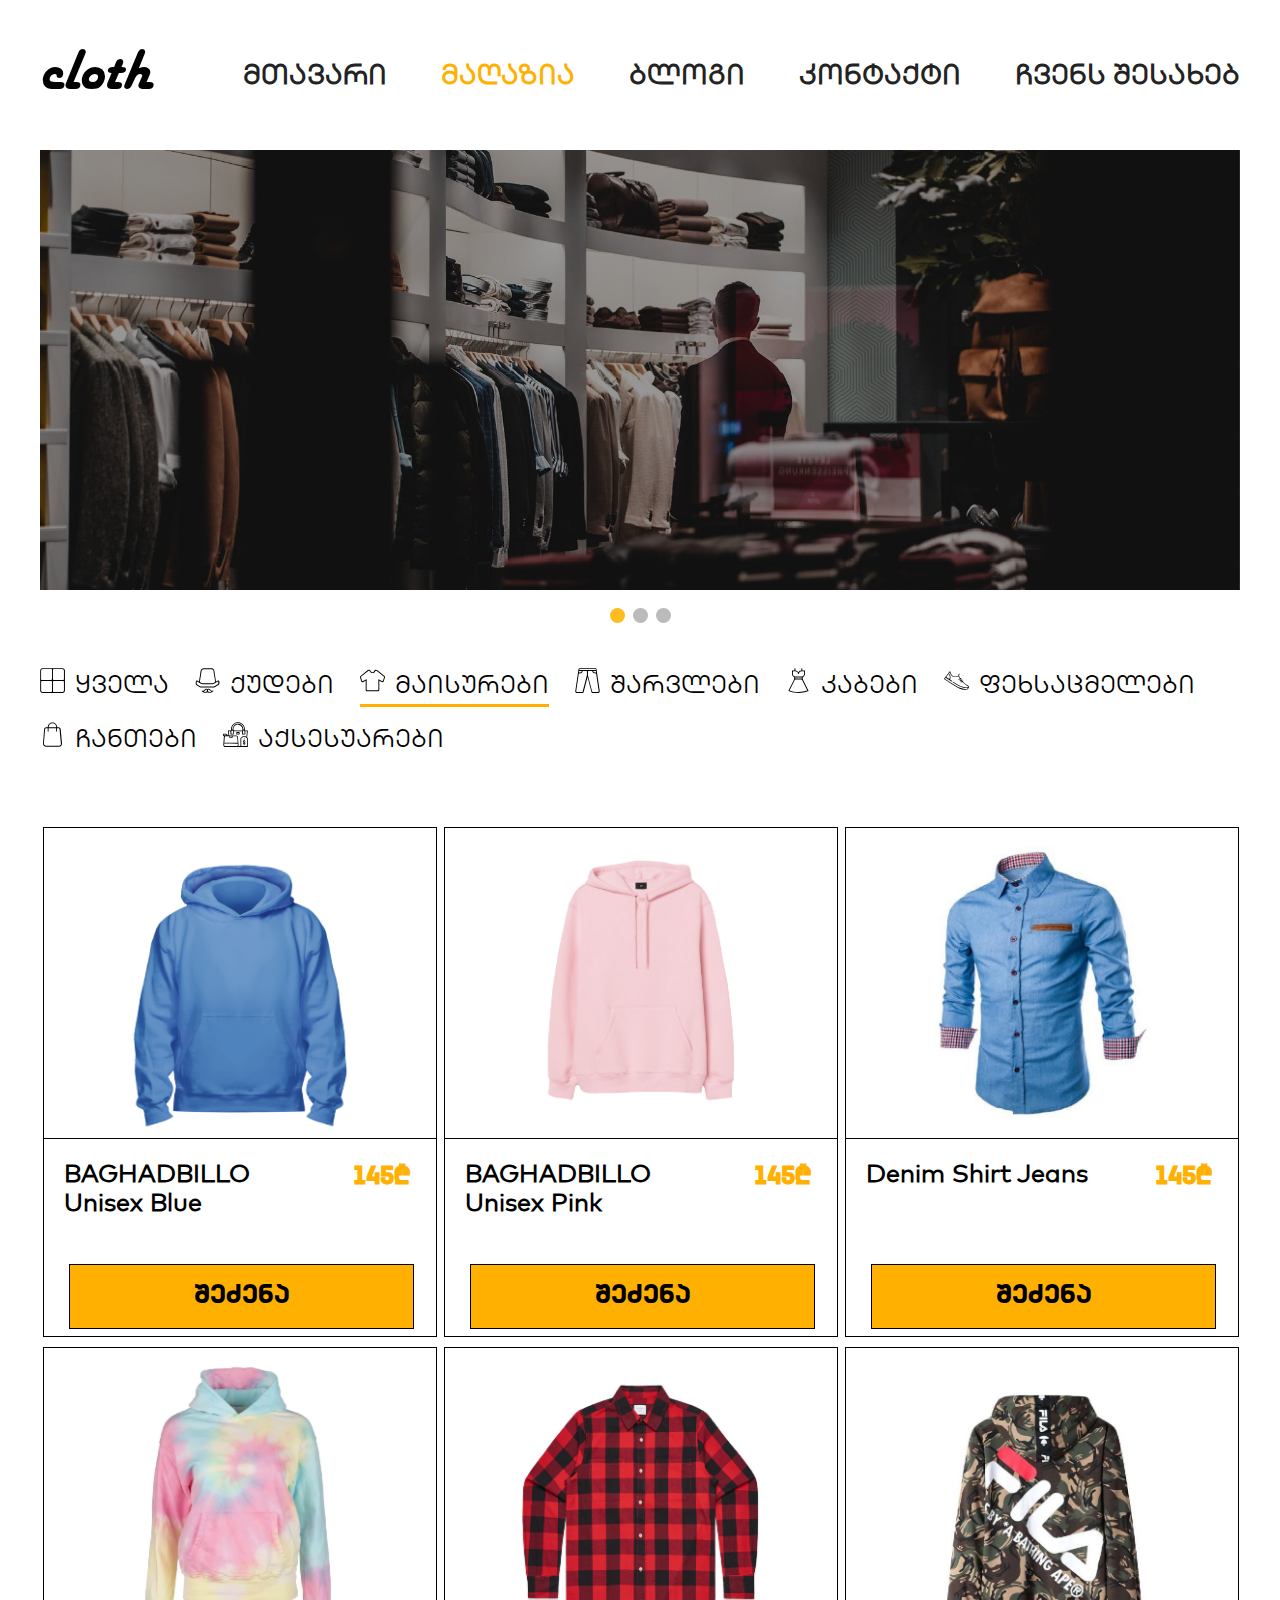
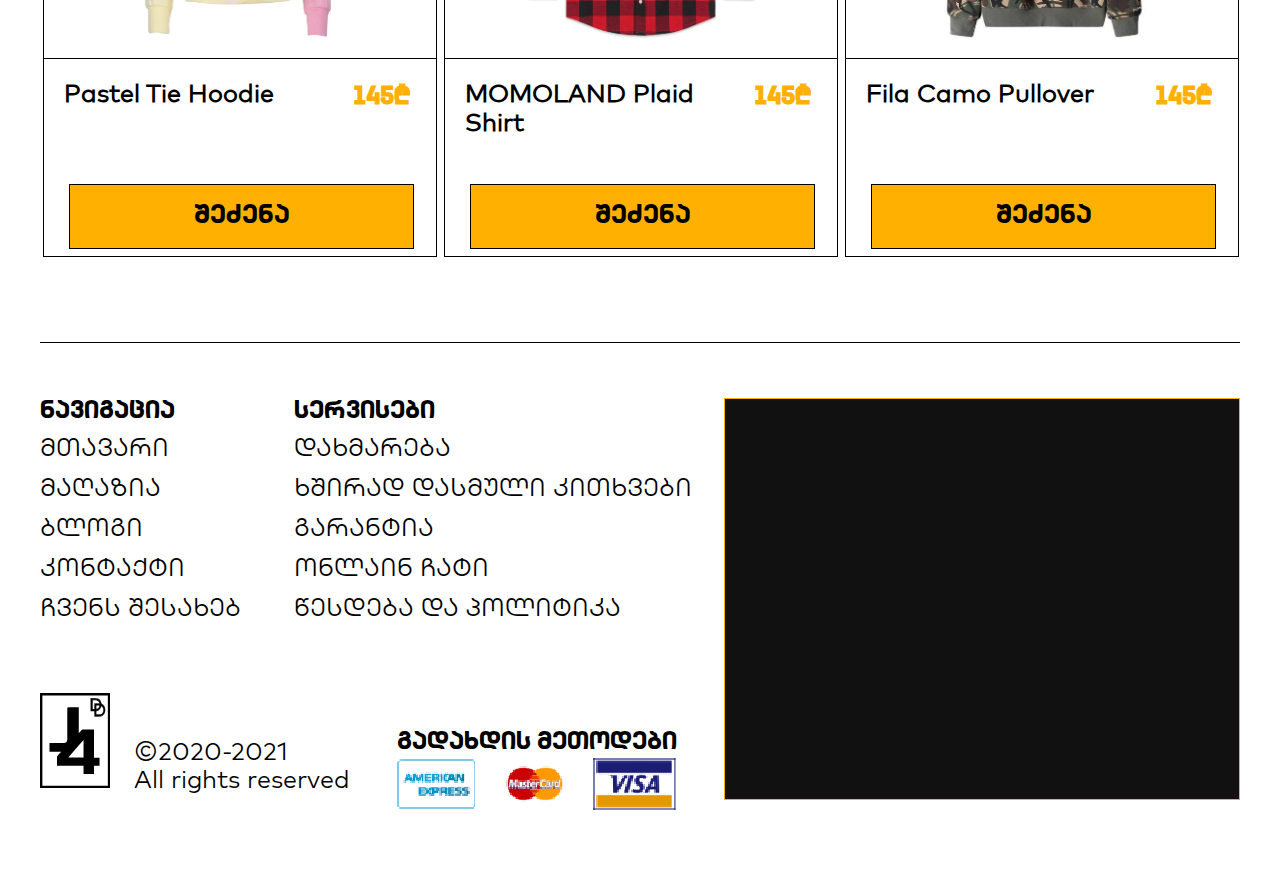
<file: shirts.html>
<!DOCTYPE html>
<html lang="en">
<head>
    <meta charset="UTF-8">
    <meta http-equiv="X-UA-Compatible" content="IE=edge">
    <meta name="viewport" content="width=device-width, initial-scale=1.0">
    <title>Cloth Store | მაღაზია</title>
    <link rel="icon" href="assets/icons/site-icon-01.png">
    <link rel="stylesheet" href="assets/style/default.css">
    <link rel="stylesheet" href="assets/style/header.css">
    <link rel="stylesheet" href="assets/style/footer.css">
    <link rel="stylesheet" href="assets/style/store.css">
    <link rel="stylesheet" href="assets/style/slide.css">
    <link rel="stylesheet" href="assets/style/shop-card.css">
    <link rel="stylesheet" href="assets/style/shop-covers.css">
</head>
<body>
    <header>
        <div class="container header">
            <a href="index.html" class="logo">cloth</a>
            <nav>
                <a href="index.html">მთავარი</a>
                <a href="store.html" class="active">მაღაზია</a>
                <a href="blog.html">ბლოგი</a>
                <a href="contact.html">კონტაქტი</a>
                <a href="about.html">ჩვენს შესახებ</a>
            </nav>
            <img src="assets/icons/menu.svg" class="menu-icon" onclick="openNav()">
            <img src="assets/icons/categories-menu.svg" class="menu-icon categories-menu" onclick="openCategories()">
            <div id="myNav" class="sidenav" style="width: 100%;">
                <img src="assets/icons/cross.svg" class="closebtn" onclick="closeNav()">
                <a href="index.html" data-text="მთავარი">მთავარი</a>
                <a href="store.html" data-text="მაღაზია" class="on">მაღაზია</a>
                <a href="blog.html" data-text="ბლოგი">ბლოგი</a>
                <a href="contact.html" data-text="კონტაქტი">კონტაქტი</a>
                <a href="about.html" data-text="ჩვენს შესახებ">ჩვენს შესახებ</a>
            </div>
            <div id="categories" class="ctg-bg" style="width: 100%;">
            <div class="categories-m">
                <img src="assets/icons/cross.svg" class="closebtn" onclick="closeCategories()">
                <div class="category" onclick="window.location.href='store.html'"><div class="ctg-icon ctg-all"></div><a class="ctg-title">ყველა</a></div>
                <div class="category" onclick="window.location.href='hats.html'"><div class="ctg-icon ctg-hats"></div><a class="ctg-title">ქუდები</a></div>
                <div class="category ctg-on" onclick="window.location.href='shirts.html'"><div class="ctg-icon ctg-shirts"></div><a class="ctg-title">მაისურები</a></div>
                <div class="category" onclick="window.location.href='pants.html'"><div class="ctg-icon ctg-pants"></div><a class="ctg-title">შარვლები</a></div>
                <div class="category" onclick="window.location.href='dress.html'"><div class="ctg-icon ctg-dress"></div><a class="ctg-title">კაბები</a></div>
                <div class="category" onclick="window.location.href='shoes.html'"><div class="ctg-icon ctg-shoes"></div><a class="ctg-title">ფეხსაცმელები</a></div>
                <div class="category" onclick="window.location.href='bags.html'"><div class="ctg-icon ctg-bags"></div><a class="ctg-title">ჩანთები</a></div>
                <div class="category" onclick="window.location.href='accsessories.html'"><div class="ctg-icon ctg-accsessories"></div><a class="ctg-title">აქსესუარები</a></div>
            </div>
            </div>
        </div>
    </header>
    <div class="freespace"></div>
    <div class="container">
        <article class="slideshow">
        <div class="slideshow-container">

            <div class="mySlides fade slide-cover1"></div>
            
            <div class="mySlides fade slide-cover2"></div>
            
            <div class="mySlides fade slide-cover3"></div>
            
            </div>
            <br>
            
            <div style="text-align:center">
              <span class="dot" onclick="currentSlide(1)"></span> 
              <span class="dot" onclick="currentSlide(2)"></span> 
              <span class="dot" onclick="currentSlide(3)"></span> 
            </div>
        </article>
        <div class="categories">
            <div class="category" onclick="window.location.href='store.html'"><div class="ctg-icon ctg-all"></div><a class="ctg-title">ყველა</a></div>
            <div class="category" onclick="window.location.href='hats.html'"><div class="ctg-icon ctg-hats"></div><a class="ctg-title">ქუდები</a></div>
            <div class="category ctg-on" onclick="window.location.href='shirts.html'"><div class="ctg-icon ctg-shirts"></div><a class="ctg-title">მაისურები</a></div>
            <div class="category" onclick="window.location.href='pants.html'"><div class="ctg-icon ctg-pants"></div><a class="ctg-title">შარვლები</a></div>
            <div class="category" onclick="window.location.href='dress.html'"><div class="ctg-icon ctg-dress"></div><a class="ctg-title">კაბები</a></div>
            <div class="category" onclick="window.location.href='shoes.html'"><div class="ctg-icon ctg-shoes"></div><a class="ctg-title">ფეხსაცმელები</a></div>
            <div class="category" onclick="window.location.href='bags.html'"><div class="ctg-icon ctg-bags"></div><a class="ctg-title">ჩანთები</a></div>
            <div class="category" onclick="window.location.href='accsessories.html'"><div class="ctg-icon ctg-accsessories"></div><a class="ctg-title">აქსესუარები</a></div>
        </div>
        <article class="shop-card">
            <div class="shop-card-img shop-img-cover3"></div>
            <p class="shop-card-title">BAGHADBILLO Unisex Blue</p>
            <p class="shop-card-price">145₾</p>
            <button onclick="window.location.href='#'">შეძენა</button>
        </article>
        <article class="shop-card">
            <div class="shop-card-img shop-img-BAGHADBILLO"></div>
            <p class="shop-card-title">BAGHADBILLO Unisex Pink</p>
            <p class="shop-card-price">145₾</p>
            <button onclick="window.location.href='#'">შეძენა</button>
        </article>
        <article class="shop-card">
            <div class="shop-card-img shop-img-denim"></div>
            <p class="shop-card-title">Denim Shirt Jeans</p>
            <p class="shop-card-price">145₾</p>
            <button onclick="window.location.href='#'">შეძენა</button>
        </article>
        <article class="shop-card">
            <div class="shop-card-img shop-img-pastel"></div>
            <p class="shop-card-title">Pastel Tie Hoodie</p>
            <p class="shop-card-price">145₾</p>
            <button onclick="window.location.href='#'">შეძენა</button>
        </article>
        <article class="shop-card">
            <div class="shop-card-img shop-img-MOMOLAND"></div>
            <p class="shop-card-title">MOMOLAND Plaid Shirt</p>
            <p class="shop-card-price">145₾</p>
            <button onclick="window.location.href='#'">შეძენა</button>
        </article>
        <article class="shop-card">
            <div class="shop-card-img shop-img-fila"></div>
            <p class="shop-card-title">Fila Camo Pullover</p>
            <p class="shop-card-price">145₾</p>
            <button onclick="window.location.href='#'">შეძენა</button>
        </article>
        <footer>
            <div class="ft-content ft-menu">
                <p>ნავიგაცია</p>
                <ul>
                    <li><a href="index.html">მთავარი</a></li>
                    <li><a href="store.html">მაღაზია</a></li>
                    <li><a href="blog.html">ბლოგი</a></li>
                    <li><a href="contact.html">კონტაქტი</a></li>
                    <li><a href="about.html">ჩვენს შესახებ</a></li>
                </ul>
            </div>
            <div class="ft-content ft-services">
                <p>სერვისები</p>
                <ul>
                    <li><a href="#" onclick="alertFunc()">დახმარება</a></li>
                    <li><a href="#" onclick="alertFunc()">ხშირად დასმული კითხვები</a></li>
                    <li><a href="#" onclick="alertFunc()">გარანტია</a></li>
                    <li><a href="#" onclick="alertFunc()">ონლაინ ჩატი</a></li>
                    <li><a href="#" onclick="alertFunc()">წესდება და პოლიტიკა</a></li>
                </ul>
            </div>
            <div class="ft-maps">
                <iframe src="https://www.google.com/maps/embed?pb=!1m18!1m12!1m3!1d2957.6514256843147!2d43.87502271573218!3d42.15774547920093!2m3!1f0!2f0!3f0!3m2!1i1024!2i768!4f13.1!3m3!1m2!1s0x4044afa863869f77%3A0xe1413fa928cc819b!2z4YOh4YOQ4YOW4YOQ4YOb4YOX4YOg4YOd4YOhIOGDqeGDkOGDoeGDkOGDquGDmOGDlOGDkeGDlOGDmuGDmCDhg6zhg6fhg5Dhg6Dhg50!5e0!3m2!1ska!2sge!4v1626636690007!5m2!1ska!2sge"style="border:0;" allowfullscreen="" loading="lazy" class="gmaps"></iframe>
            </div>
            <div class="ft-rights-and-more">
                <a href="https://www.j4va.tk/" target="_blank"><div class="dd-j4"></div></a>
                <div class="rights">
                    <p>©2020-2021</p>
                    <p>All rights reserved</p>
                    <p class="dd">Designed and Developed by <a href="https://www.j4va.tk/" target="_blank">J4vakhishvili</a></p>
                </div>
            </div>
            <div class="ft-pay">
                <p>გადახდის მეთოდები</p>
                <img src="assets/icons/payment-icon-01.jpg" class="payment-icon">
                <img src="assets/icons/payment-icon-02.jpg" class="payment-icon">
                <img src="assets/icons/payment-icon-03.jpg" class="payment-icon">
            </div>
        </footer>
    </div>
    <script src="assets/script/menu.js"></script>
    <script src="assets/script/slide.js"></script>
    <script src="assets/script/script.js"></script>
</body>
</html>
</file>
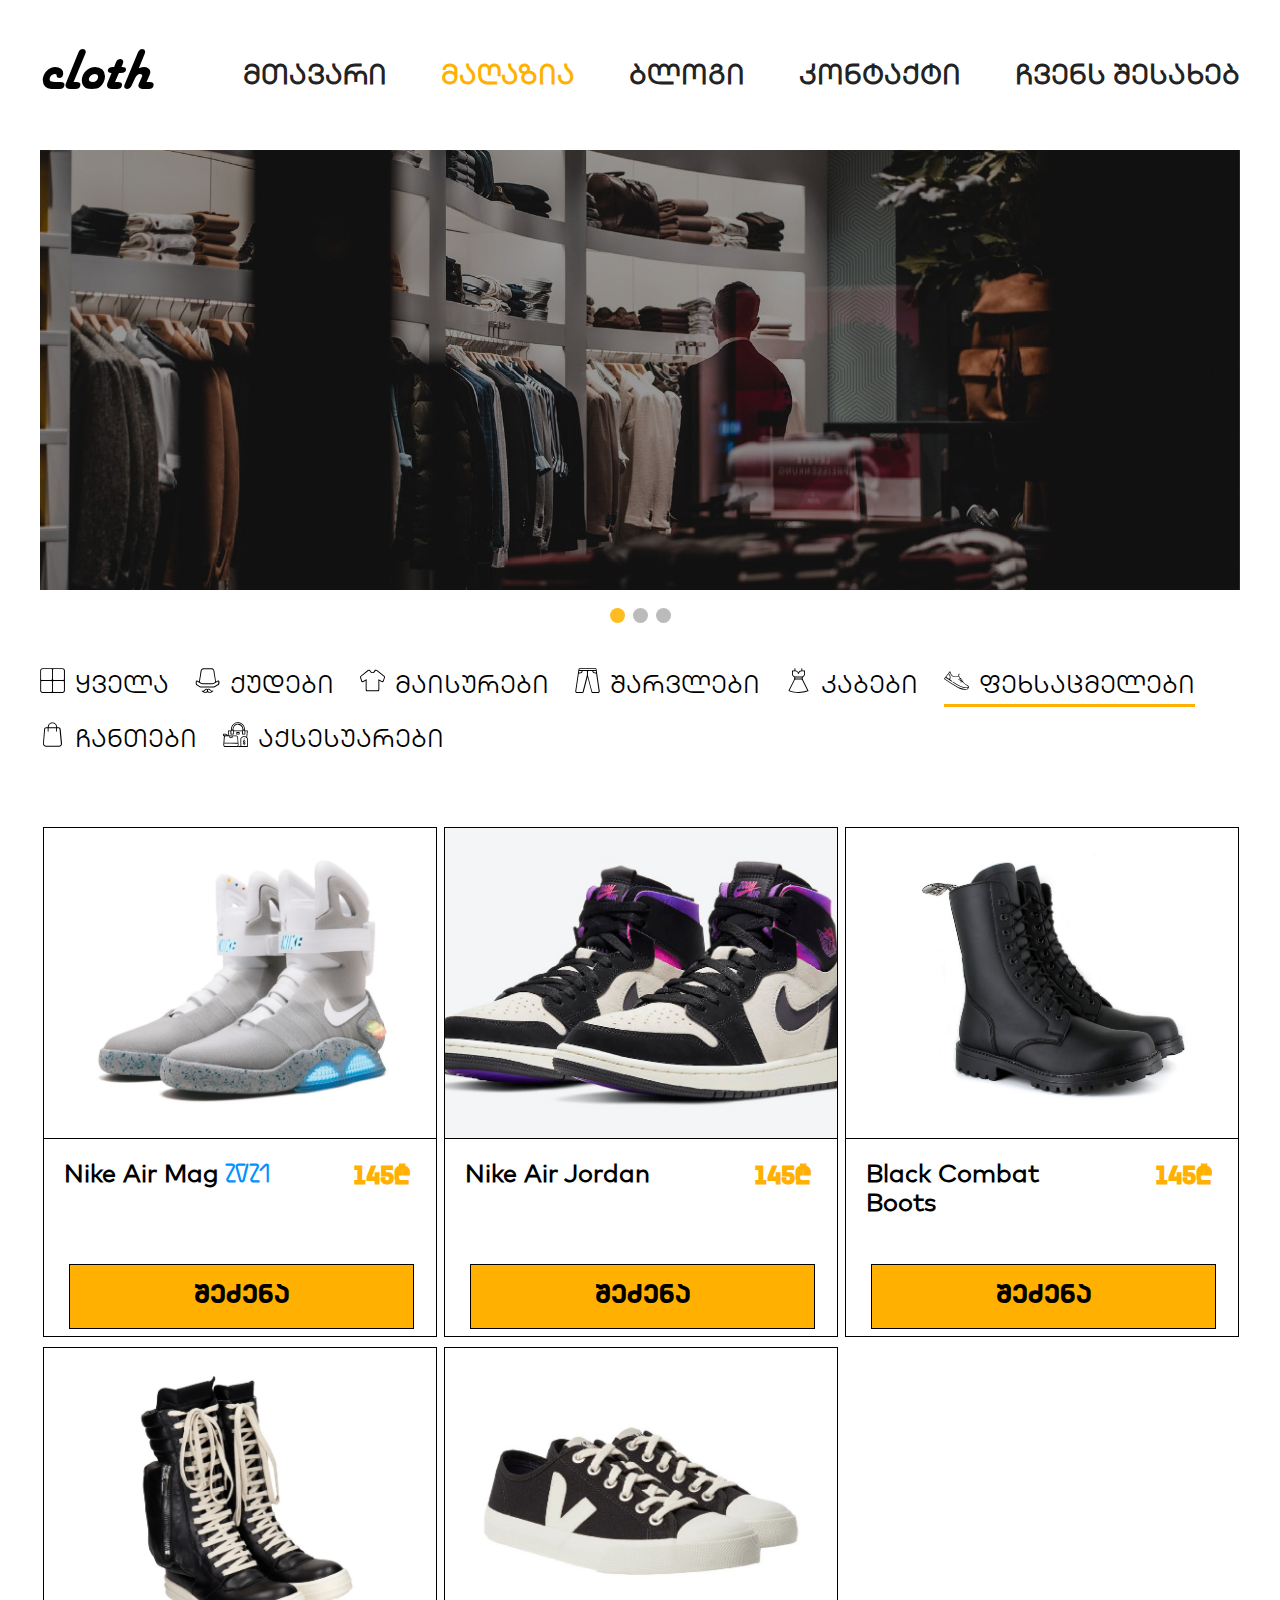
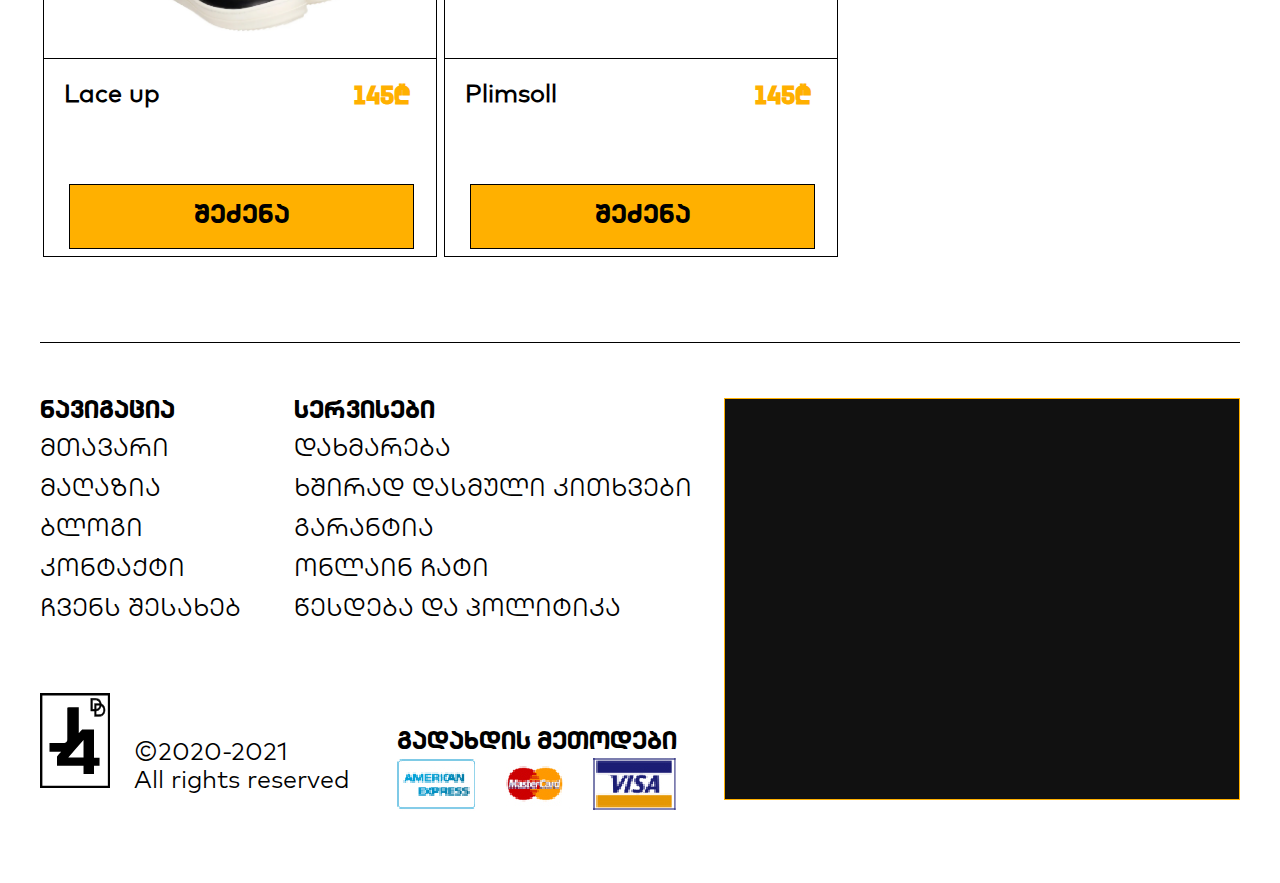
<file: shoes.html>
<!DOCTYPE html>
<html lang="en">
<head>
    <meta charset="UTF-8">
    <meta http-equiv="X-UA-Compatible" content="IE=edge">
    <meta name="viewport" content="width=device-width, initial-scale=1.0">
    <title>Cloth Store | მაღაზია</title>
    <link rel="icon" href="assets/icons/site-icon-01.png">
    <link rel="stylesheet" href="assets/style/default.css">
    <link rel="stylesheet" href="assets/style/header.css">
    <link rel="stylesheet" href="assets/style/footer.css">
    <link rel="stylesheet" href="assets/style/store.css">
    <link rel="stylesheet" href="assets/style/slide.css">
    <link rel="stylesheet" href="assets/style/shop-card.css">
    <link rel="stylesheet" href="assets/style/shop-covers.css">
</head>
<body>
    <header>
        <div class="container header">
            <a href="index.html" class="logo">cloth</a>
            <nav>
                <a href="index.html">მთავარი</a>
                <a href="store.html" class="active">მაღაზია</a>
                <a href="blog.html">ბლოგი</a>
                <a href="contact.html">კონტაქტი</a>
                <a href="about.html">ჩვენს შესახებ</a>
            </nav>
            <img src="assets/icons/menu.svg" class="menu-icon" onclick="openNav()">
            <img src="assets/icons/categories-menu.svg" class="menu-icon categories-menu" onclick="openCategories()">
            <div id="myNav" class="sidenav" style="width: 100%;">
                <img src="assets/icons/cross.svg" class="closebtn" onclick="closeNav()">
                <a href="index.html" data-text="მთავარი">მთავარი</a>
                <a href="store.html" data-text="მაღაზია" class="on">მაღაზია</a>
                <a href="blog.html" data-text="ბლოგი">ბლოგი</a>
                <a href="contact.html" data-text="კონტაქტი">კონტაქტი</a>
                <a href="about.html" data-text="ჩვენს შესახებ">ჩვენს შესახებ</a>
            </div>
            <div id="categories" class="ctg-bg" style="width: 100%;">
            <div class="categories-m">
                <img src="assets/icons/cross.svg" class="closebtn" onclick="closeCategories()">
                <div class="category" onclick="window.location.href='store.html'"><div class="ctg-icon ctg-all"></div><a class="ctg-title">ყველა</a></div>
                <div class="category" onclick="window.location.href='hats.html'"><div class="ctg-icon ctg-hats"></div><a class="ctg-title">ქუდები</a></div>
                <div class="category" onclick="window.location.href='shirts.html'"><div class="ctg-icon ctg-shirts"></div><a class="ctg-title">მაისურები</a></div>
                <div class="category" onclick="window.location.href='pants.html'"><div class="ctg-icon ctg-pants"></div><a class="ctg-title">შარვლები</a></div>
                <div class="category" onclick="window.location.href='dress.html'"><div class="ctg-icon ctg-dress"></div><a class="ctg-title">კაბები</a></div>
                <div class="category ctg-on" onclick="window.location.href='shoes.html'"><div class="ctg-icon ctg-shoes"></div><a class="ctg-title">ფეხსაცმელები</a></div>
                <div class="category" onclick="window.location.href='bags.html'"><div class="ctg-icon ctg-bags"></div><a class="ctg-title">ჩანთები</a></div>
                <div class="category" onclick="window.location.href='accsessories.html'"><div class="ctg-icon ctg-accsessories"></div><a class="ctg-title">აქსესუარები</a></div>
            </div>
            </div>
        </div>
    </header>
    <div class="freespace"></div>
    <div class="container">
        <article class="slideshow">
        <div class="slideshow-container">

            <div class="mySlides fade slide-cover1"></div>
            
            <div class="mySlides fade slide-cover2"></div>
            
            <div class="mySlides fade slide-cover3"></div>
            
            </div>
            <br>
            
            <div style="text-align:center">
              <span class="dot" onclick="currentSlide(1)"></span> 
              <span class="dot" onclick="currentSlide(2)"></span> 
              <span class="dot" onclick="currentSlide(3)"></span> 
            </div>
        </article>
        <div class="categories">
            <div class="category" onclick="window.location.href='store.html'"><div class="ctg-icon ctg-all"></div><a class="ctg-title">ყველა</a></div>
            <div class="category" onclick="window.location.href='hats.html'"><div class="ctg-icon ctg-hats"></div><a class="ctg-title">ქუდები</a></div>
            <div class="category" onclick="window.location.href='shirts.html'"><div class="ctg-icon ctg-shirts"></div><a class="ctg-title">მაისურები</a></div>
            <div class="category" onclick="window.location.href='pants.html'"><div class="ctg-icon ctg-pants"></div><a class="ctg-title">შარვლები</a></div>
            <div class="category" onclick="window.location.href='dress.html'"><div class="ctg-icon ctg-dress"></div><a class="ctg-title">კაბები</a></div>
            <div class="category ctg-on" onclick="window.location.href='shoes.html'"><div class="ctg-icon ctg-shoes"></div><a class="ctg-title">ფეხსაცმელები</a></div>
            <div class="category" onclick="window.location.href='bags.html'"><div class="ctg-icon ctg-bags"></div><a class="ctg-title">ჩანთები</a></div>
            <div class="category" onclick="window.location.href='accsessories.html'"><div class="ctg-icon ctg-accsessories"></div><a class="ctg-title">აქსესუარები</a></div>
        </div>
        <article class="shop-card">
            <div class="shop-card-img shop-img-cover1"></div>
            <p class="shop-card-title">Nike Air Mag <a class="nike-air2021">2021</a></p>
            <p class="shop-card-price">145₾</p>
            <button onclick="window.location.href='#'">შეძენა</button>
        </article>
        <article class="shop-card">
            <div class="shop-card-img shop-img-jordan"></div>
            <p class="shop-card-title">Nike Air Jordan</p>
            <p class="shop-card-price">145₾</p>
            <button onclick="window.location.href='#'">შეძენა</button>
        </article>
        <article class="shop-card">
            <div class="shop-card-img shop-img-combat-boots"></div>
            <p class="shop-card-title">Black Combat Boots</p>
            <p class="shop-card-price">145₾</p>
            <button onclick="window.location.href='#'">შეძენა</button>
        </article>
        <article class="shop-card">
            <div class="shop-card-img shop-img-laceup"></div>
            <p class="shop-card-title">Lace up</p>
            <p class="shop-card-price">145₾</p>
            <button onclick="window.location.href='#'">შეძენა</button>
        </article>
        <article class="shop-card">
            <div class="shop-card-img shop-img-plimsoll"></div>
            <p class="shop-card-title">Plimsoll</p>
            <p class="shop-card-price">145₾</p>
            <button onclick="window.location.href='#'">შეძენა</button>
        </article>
        <footer>
            <div class="ft-content ft-menu">
                <p>ნავიგაცია</p>
                <ul>
                    <li><a href="index.html">მთავარი</a></li>
                    <li><a href="store.html">მაღაზია</a></li>
                    <li><a href="blog.html">ბლოგი</a></li>
                    <li><a href="contact.html">კონტაქტი</a></li>
                    <li><a href="about.html">ჩვენს შესახებ</a></li>
                </ul>
            </div>
            <div class="ft-content ft-services">
                <p>სერვისები</p>
                <ul>
                    <li><a href="#" onclick="alertFunc()">დახმარება</a></li>
                    <li><a href="#" onclick="alertFunc()">ხშირად დასმული კითხვები</a></li>
                    <li><a href="#" onclick="alertFunc()">გარანტია</a></li>
                    <li><a href="#" onclick="alertFunc()">ონლაინ ჩატი</a></li>
                    <li><a href="#" onclick="alertFunc()">წესდება და პოლიტიკა</a></li>
                </ul>
            </div>
            <div class="ft-maps">
                <iframe src="https://www.google.com/maps/embed?pb=!1m18!1m12!1m3!1d2957.6514256843147!2d43.87502271573218!3d42.15774547920093!2m3!1f0!2f0!3f0!3m2!1i1024!2i768!4f13.1!3m3!1m2!1s0x4044afa863869f77%3A0xe1413fa928cc819b!2z4YOh4YOQ4YOW4YOQ4YOb4YOX4YOg4YOd4YOhIOGDqeGDkOGDoeGDkOGDquGDmOGDlOGDkeGDlOGDmuGDmCDhg6zhg6fhg5Dhg6Dhg50!5e0!3m2!1ska!2sge!4v1626636690007!5m2!1ska!2sge"style="border:0;" allowfullscreen="" loading="lazy" class="gmaps"></iframe>
            </div>
            <div class="ft-rights-and-more">
                <a href="https://www.j4va.tk/" target="_blank"><div class="dd-j4"></div></a>
                <div class="rights">
                    <p>©2020-2021</p>
                    <p>All rights reserved</p>
                    <p class="dd">Designed and Developed by <a href="https://www.j4va.tk/" target="_blank">J4vakhishvili</a></p>
                </div>
            </div>
            <div class="ft-pay">
                <p>გადახდის მეთოდები</p>
                <img src="assets/icons/payment-icon-01.jpg" class="payment-icon">
                <img src="assets/icons/payment-icon-02.jpg" class="payment-icon">
                <img src="assets/icons/payment-icon-03.jpg" class="payment-icon">
            </div>
        </footer>
    </div>
    <script src="assets/script/menu.js"></script>
    <script src="assets/script/slide.js"></script>
    <script src="assets/script/script.js"></script>
</body>
</html>
</file>
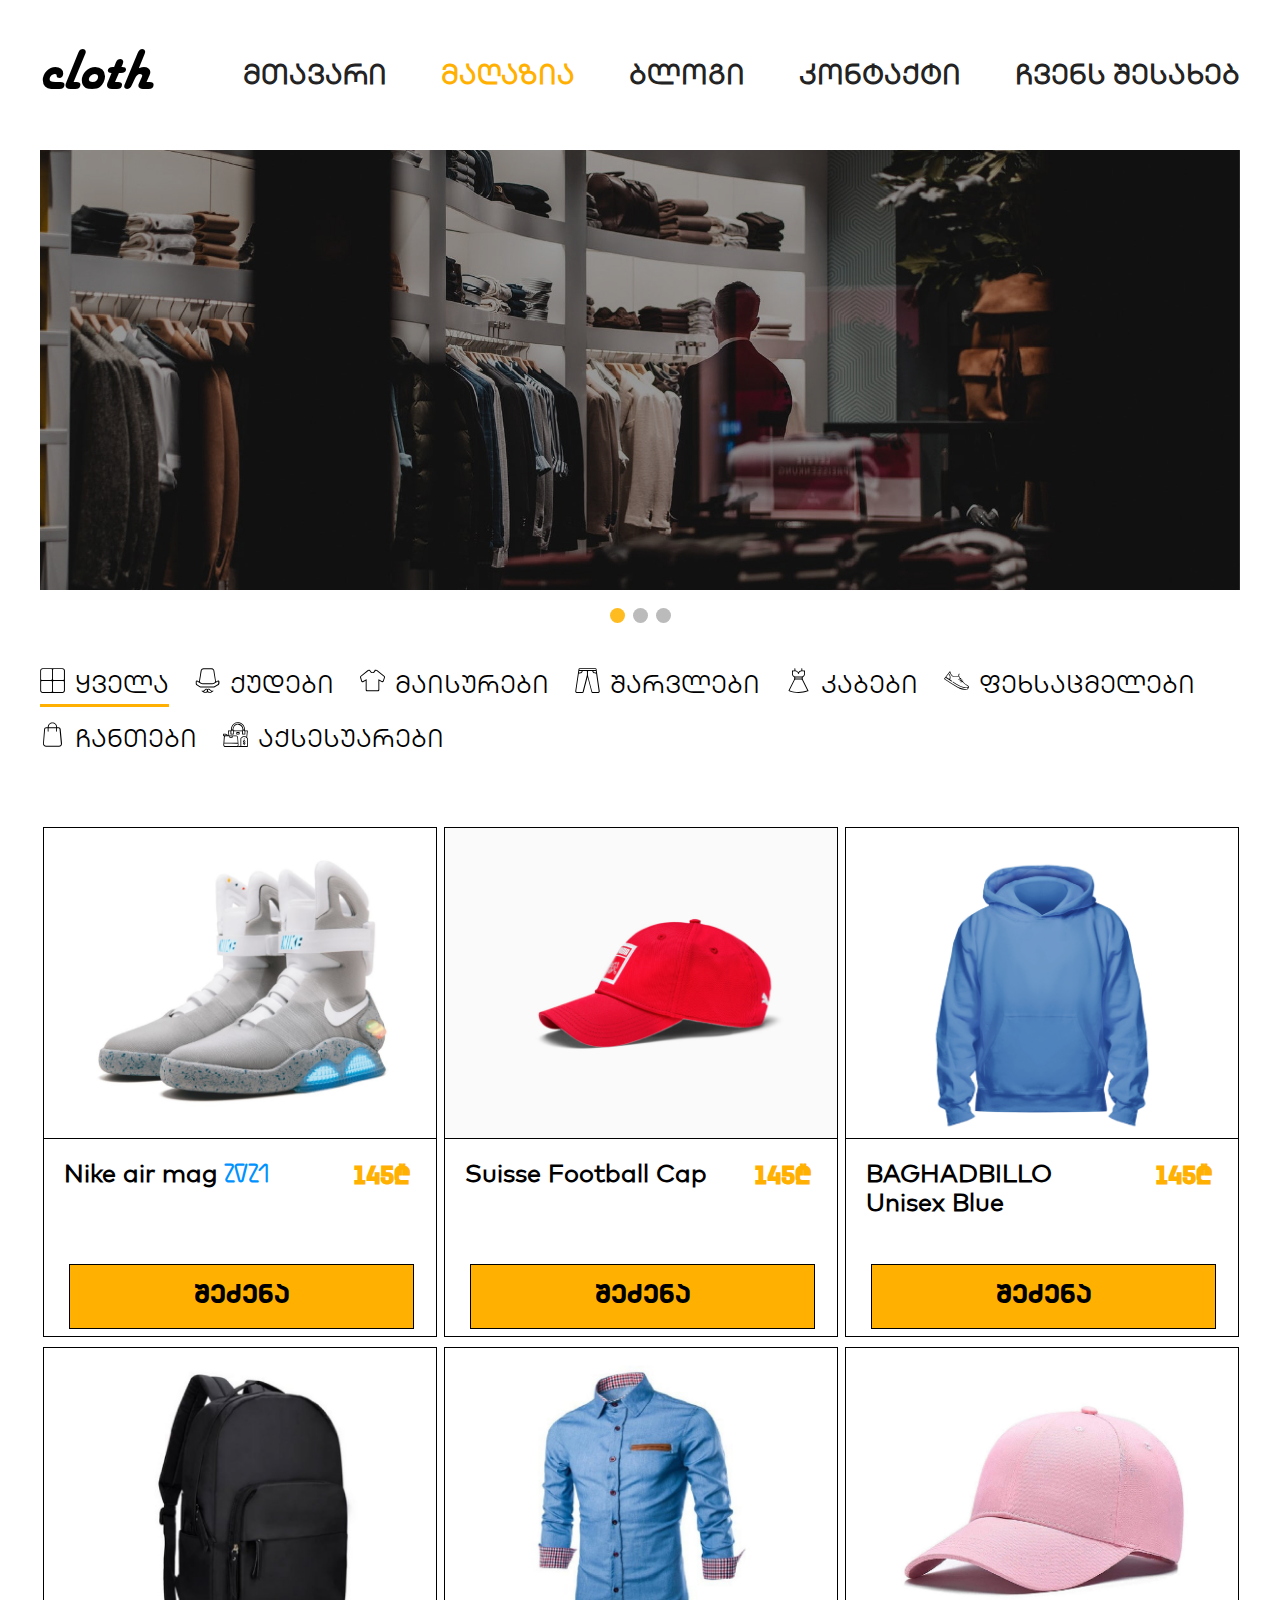
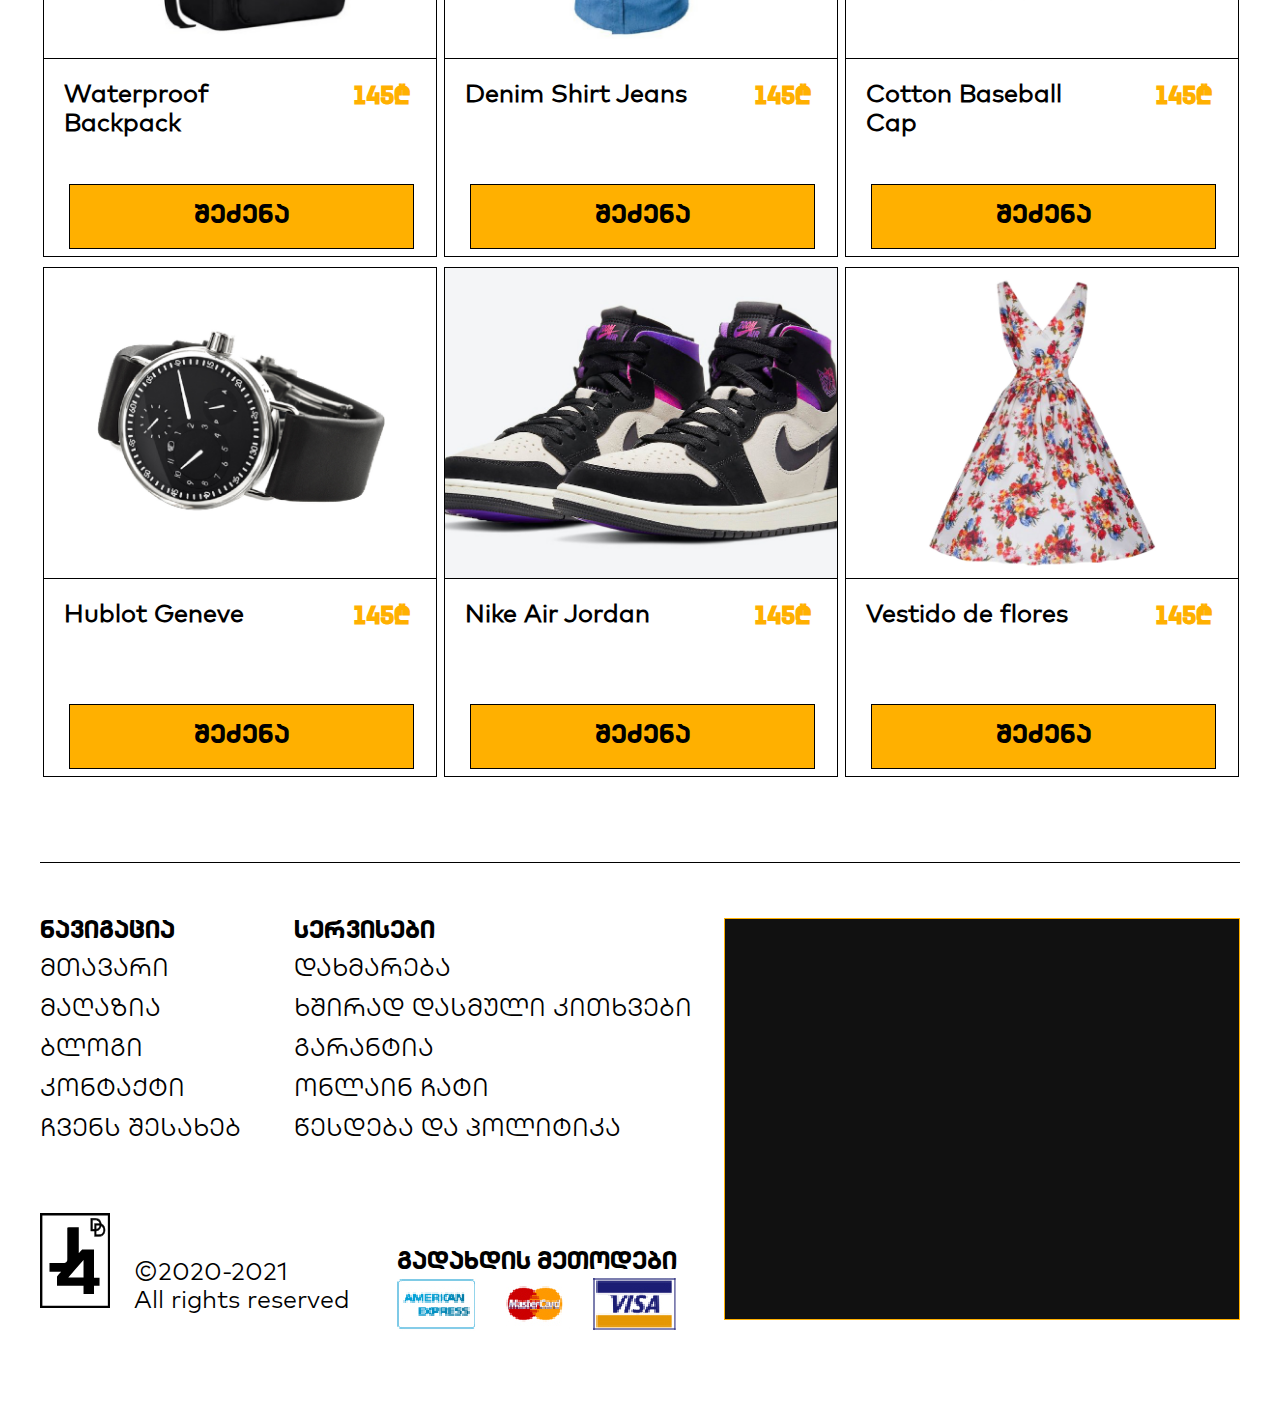
<file: store.html>
<!DOCTYPE html>
<html lang="en">
<head>
    <meta charset="UTF-8">
    <meta http-equiv="X-UA-Compatible" content="IE=edge">
    <meta name="viewport" content="width=device-width, initial-scale=1.0">
    <title>Cloth Store | მაღაზია</title>
    <link rel="icon" href="assets/icons/site-icon-01.png">
    <link rel="stylesheet" href="assets/style/default.css">
    <link rel="stylesheet" href="assets/style/header.css">
    <link rel="stylesheet" href="assets/style/footer.css">
    <link rel="stylesheet" href="assets/style/store.css">
    <link rel="stylesheet" href="assets/style/slide.css">
    <link rel="stylesheet" href="assets/style/shop-card.css">
    <link rel="stylesheet" href="assets/style/shop-covers.css">
</head>
<body>
    <header>
        <div class="container header">
            <a href="index.html" class="logo">cloth</a>
            <nav>
                <a href="index.html">მთავარი</a>
                <a href="store.html" class="active">მაღაზია</a>
                <a href="blog.html">ბლოგი</a>
                <a href="contact.html">კონტაქტი</a>
                <a href="about.html">ჩვენს შესახებ</a>
            </nav>
            <img src="assets/icons/menu.svg" class="menu-icon" onclick="openNav()">
            <img src="assets/icons/categories-menu.svg" class="menu-icon categories-menu" onclick="openCategories()">
            <div id="myNav" class="sidenav" style="width: 100%;">
                <img src="assets/icons/cross.svg" class="closebtn" onclick="closeNav()">
                <a href="index.html" data-text="მთავარი">მთავარი</a>
                <a href="store.html" data-text="მაღაზია" class="on">მაღაზია</a>
                <a href="blog.html" data-text="ბლოგი">ბლოგი</a>
                <a href="contact.html" data-text="კონტაქტი">კონტაქტი</a>
                <a href="about.html" data-text="ჩვენს შესახებ">ჩვენს შესახებ</a>
            </div>
            <div id="categories" class="ctg-bg" style="width: 100%;">
            <div class="categories-m">
                <img src="assets/icons/cross.svg" class="closebtn" onclick="closeCategories()">
                <div class="category ctg-on" onclick="window.location.href='store.html'"><div class="ctg-icon ctg-all"></div><a class="ctg-title">ყველა</a></div>
                <div class="category" onclick="window.location.href='hats.html'"><div class="ctg-icon ctg-hats"></div><a class="ctg-title">ქუდები</a></div>
                <div class="category" onclick="window.location.href='shirts.html'"><div class="ctg-icon ctg-shirts"></div><a class="ctg-title">მაისურები</a></div>
                <div class="category" onclick="window.location.href='pants.html'"><div class="ctg-icon ctg-pants"></div><a class="ctg-title">შარვლები</a></div>
                <div class="category" onclick="window.location.href='dress.html'"><div class="ctg-icon ctg-dress"></div><a class="ctg-title">კაბები</a></div>
                <div class="category" onclick="window.location.href='shoes.html'"><div class="ctg-icon ctg-shoes"></div><a class="ctg-title">ფეხსაცმელები</a></div>
                <div class="category" onclick="window.location.href='bags.html'"><div class="ctg-icon ctg-bags"></div><a class="ctg-title">ჩანთები</a></div>
                <div class="category" onclick="window.location.href='accsessories.html'"><div class="ctg-icon ctg-accsessories"></div><a class="ctg-title">აქსესუარები</a></div>
            </div>
            </div>
        </div>
    </header>
    <div class="freespace"></div>
    <div class="container">
        <article class="slideshow">
        <div class="slideshow-container">

            <div class="mySlides fade slide-cover1"></div>
            
            <div class="mySlides fade slide-cover2"></div>
            
            <div class="mySlides fade slide-cover3"></div>
            
            </div>
            <br>
            
            <div style="text-align:center">
              <span class="dot" onclick="currentSlide(1)"></span> 
              <span class="dot" onclick="currentSlide(2)"></span> 
              <span class="dot" onclick="currentSlide(3)"></span> 
            </div>
        </article>
        <div class="categories">
            <div class="category ctg-on" onclick="window.location.href='store.html'"><div class="ctg-icon ctg-all"></div><a class="ctg-title">ყველა</a></div>
            <div class="category" onclick="window.location.href='hats.html'"><div class="ctg-icon ctg-hats"></div><a class="ctg-title">ქუდები</a></div>
            <div class="category" onclick="window.location.href='shirts.html'"><div class="ctg-icon ctg-shirts"></div><a class="ctg-title">მაისურები</a></div>
            <div class="category" onclick="window.location.href='pants.html'"><div class="ctg-icon ctg-pants"></div><a class="ctg-title">შარვლები</a></div>
            <div class="category" onclick="window.location.href='dress.html'"><div class="ctg-icon ctg-dress"></div><a class="ctg-title">კაბები</a></div>
            <div class="category" onclick="window.location.href='shoes.html'"><div class="ctg-icon ctg-shoes"></div><a class="ctg-title">ფეხსაცმელები</a></div>
            <div class="category" onclick="window.location.href='bags.html'"><div class="ctg-icon ctg-bags"></div><a class="ctg-title">ჩანთები</a></div>
            <div class="category" onclick="window.location.href='accsessories.html'"><div class="ctg-icon ctg-accsessories"></div><a class="ctg-title">აქსესუარები</a></div>
        </div>
        <article class="shop-card">
            <div class="shop-card-img shop-img-cover1"></div>
            <p class="shop-card-title">Nike air mag <a class="nike-air2021">2021</a></p>
            <p class="shop-card-price">145₾</p>
            <button onclick="window.location.href='#'">შეძენა</button>
        </article>
        <article class="shop-card">
            <div class="shop-card-img shop-img-cover2"></div>
            <p class="shop-card-title">Suisse Football Cap</p>
            <p class="shop-card-price">145₾</p>
            <button onclick="window.location.href='#'">შეძენა</button>
        </article>
        <article class="shop-card">
            <div class="shop-card-img shop-img-cover3"></div>
            <p class="shop-card-title">BAGHADBILLO Unisex Blue</p>
            <p class="shop-card-price">145₾</p>
            <button onclick="window.location.href='#'">შეძენა</button>
        </article>
        <article class="shop-card">
            <div class="shop-card-img shop-img-cover4"></div>
            <p class="shop-card-title">Waterproof Backpack </p>
            <p class="shop-card-price">145₾</p>
            <button onclick="window.location.href='#'">შეძენა</button>
        </article>
        <article class="shop-card">
            <div class="shop-card-img shop-img-denim"></div>
            <p class="shop-card-title">Denim Shirt Jeans</p>
            <p class="shop-card-price">145₾</p>
            <button onclick="window.location.href='#'">შეძენა</button>
        </article>
        <article class="shop-card">
            <div class="shop-card-img shop-img-baseball-cap"></div>
            <p class="shop-card-title">Cotton Baseball Cap</p>
            <p class="shop-card-price">145₾</p>
            <button onclick="window.location.href='#'">შეძენა</button>
        </article>
        <article class="shop-card">
            <div class="shop-card-img shop-img-Hublot"></div>
            <p class="shop-card-title">Hublot Geneve</p>
            <p class="shop-card-price">145₾</p>
            <button onclick="window.location.href='#'">შეძენა</button>
        </article>
        <article class="shop-card">
            <div class="shop-card-img shop-img-jordan"></div>
            <p class="shop-card-title">Nike Air Jordan</p>
            <p class="shop-card-price">145₾</p>
            <button onclick="window.location.href='#'">შეძენა</button>
        </article>
        <article class="shop-card">
            <div class="shop-card-img shop-img-Vestido"></div>
            <p class="shop-card-title">Vestido de flores</p>
            <p class="shop-card-price">145₾</p>
            <button onclick="window.location.href='#'">შეძენა</button>
        </article>
        <footer>
            <div class="ft-content ft-menu">
                <p>ნავიგაცია</p>
                <ul>
                    <li><a href="index.html">მთავარი</a></li>
                    <li><a href="store.html">მაღაზია</a></li>
                    <li><a href="blog.html">ბლოგი</a></li>
                    <li><a href="contact.html">კონტაქტი</a></li>
                    <li><a href="about.html">ჩვენს შესახებ</a></li>
                </ul>
            </div>
            <div class="ft-content ft-services">
                <p>სერვისები</p>
                <ul>
                    <li><a href="#" onclick="alertFunc()">დახმარება</a></li>
                    <li><a href="#" onclick="alertFunc()">ხშირად დასმული კითხვები</a></li>
                    <li><a href="#" onclick="alertFunc()">გარანტია</a></li>
                    <li><a href="#" onclick="alertFunc()">ონლაინ ჩატი</a></li>
                    <li><a href="#" onclick="alertFunc()">წესდება და პოლიტიკა</a></li>
                </ul>
            </div>
            <div class="ft-maps">
                <iframe src="https://www.google.com/maps/embed?pb=!1m18!1m12!1m3!1d2957.6514256843147!2d43.87502271573218!3d42.15774547920093!2m3!1f0!2f0!3f0!3m2!1i1024!2i768!4f13.1!3m3!1m2!1s0x4044afa863869f77%3A0xe1413fa928cc819b!2z4YOh4YOQ4YOW4YOQ4YOb4YOX4YOg4YOd4YOhIOGDqeGDkOGDoeGDkOGDquGDmOGDlOGDkeGDlOGDmuGDmCDhg6zhg6fhg5Dhg6Dhg50!5e0!3m2!1ska!2sge!4v1626636690007!5m2!1ska!2sge"style="border:0;" allowfullscreen="" loading="lazy" class="gmaps"></iframe>
            </div>
            <div class="ft-rights-and-more">
                <a href="https://www.j4va.tk/" target="_blank"><div class="dd-j4"></div></a>
                <div class="rights">
                    <p>©2020-2021</p>
                    <p>All rights reserved</p>
                    <p class="dd">Designed and Developed by <a href="https://www.j4va.tk/" target="_blank">J4vakhishvili</a></p>
                </div>
            </div>
            <div class="ft-pay">
                <p>გადახდის მეთოდები</p>
                <img src="assets/icons/payment-icon-01.jpg" class="payment-icon">
                <img src="assets/icons/payment-icon-02.jpg" class="payment-icon">
                <img src="assets/icons/payment-icon-03.jpg" class="payment-icon">
            </div>
        </footer>
    </div>
    <script src="assets/script/menu.js"></script>
    <script src="assets/script/slide.js"></script>
    <script src="assets/script/script.js"></script>
</body>
</html>
</file>
<file: assets/style/default.css>
@font-face {
    font-family: 'Main';
    src: url(../fonts/gpbMtavruliBold.ttf);
}

@font-face {
    font-family: 'Bog-Caps';
    src: url(../fonts/Bog17Headline.ttf);
}

@font-face {
    font-family: 'Bog';
    src: url(../fonts/Bog17.ttf);
}

@font-face {
    font-family: 'logofont';
    src: url(../fonts/HARLOWSI.TTF);
}

@font-face {
    font-family: 'Gilroy';
    src: url(../fonts/Gilroy\ GEO\ Heavy.ttf);
}

@font-face {
    font-family: 'decor';
    src: url(../fonts/GAJubo-Regular.otf);
}

.container{
  width: 1600px;
  margin-left: auto;
  margin-right: auto;
}

::-webkit-scrollbar {
    width: 12px;
  }
  
  ::-webkit-scrollbar-track {
    background: #111111; 
  }
   
  ::-webkit-scrollbar-thumb {
    background: #2f2f2f;
    border-radius: 30px;
  }
  
  ::-webkit-scrollbar-thumb:hover {
    background: rgb(78, 78, 78); 
  }
  
  ::selection {
      background: #ffb000;
      color: white;
  }

  button:focus {
    outline: none;
}
/*! normalize.css v8.0.1 | MIT License | github.com/necolas/normalize.css */

/* Document
   ========================================================================== */

/**
 * 1. Correct the line height in all browsers.
 * 2. Prevent adjustments of font size after orientation changes in iOS.
 */

html {
  line-height: 1.15; /* 1 */
  -webkit-text-size-adjust: 100%; /* 2 */
}

/* Sections
   ========================================================================== */

/**
 * Remove the margin in all browsers.
 */

body {
  margin: 0;
  padding: 0;
}

/**
 * Render the `main` element consistently in IE.
 */

main {
  display: block;
}

/**
 * Correct the font size and margin on `h1` elements within `section` and
 * `article` contexts in Chrome, Firefox, and Safari.
 */

h1 {
  font-size: 2em;
  margin: 0.67em 0;
}

/* Grouping content
   ========================================================================== */

/**
 * 1. Add the correct box sizing in Firefox.
 * 2. Show the overflow in Edge and IE.
 */

hr {
  box-sizing: content-box; /* 1 */
  height: 0; /* 1 */
  overflow: visible; /* 2 */
}

/**
 * 1. Correct the inheritance and scaling of font size in all browsers.
 * 2. Correct the odd `em` font sizing in all browsers.
 */

pre {
  font-family: monospace, monospace; /* 1 */
  font-size: 1em; /* 2 */
}

/* Text-level semantics
   ========================================================================== */

/**
 * Remove the gray background on active links in IE 10.
 */

a {
  background-color: transparent;
}

/**
 * 1. Remove the bottom border in Chrome 57-
 * 2. Add the correct text decoration in Chrome, Edge, IE, Opera, and Safari.
 */

abbr[title] {
  border-bottom: none; /* 1 */
  text-decoration: underline; /* 2 */
  text-decoration: underline dotted; /* 2 */
}

/**
 * Add the correct font weight in Chrome, Edge, and Safari.
 */

b,
strong {
  font-weight: bolder;
}

/**
 * 1. Correct the inheritance and scaling of font size in all browsers.
 * 2. Correct the odd `em` font sizing in all browsers.
 */

code,
kbd,
samp {
  font-family: monospace, monospace; /* 1 */
  font-size: 1em; /* 2 */
}

/**
 * Add the correct font size in all browsers.
 */

small {
  font-size: 80%;
}

/**
 * Prevent `sub` and `sup` elements from affecting the line height in
 * all browsers.
 */

sub,
sup {
  font-size: 75%;
  line-height: 0;
  position: relative;
  vertical-align: baseline;
}

sub {
  bottom: -0.25em;
}

sup {
  top: -0.5em;
}

/* Embedded content
   ========================================================================== */

/**
 * Remove the border on images inside links in IE 10.
 */

img {
  border-style: none;
}

/* Forms
   ========================================================================== */

/**
 * 1. Change the font styles in all browsers.
 * 2. Remove the margin in Firefox and Safari.
 */

button,
input,
optgroup,
select,
textarea {
  font-family: inherit; /* 1 */
  font-size: 100%; /* 1 */
  line-height: 1.15; /* 1 */
  margin: 0; /* 2 */
}

/**
 * Show the overflow in IE.
 * 1. Show the overflow in Edge.
 */

button,
input {
  /* 1 */
  overflow: visible;
}

/**
 * Remove the inheritance of text transform in Edge, Firefox, and IE.
 * 1. Remove the inheritance of text transform in Firefox.
 */

button,
select {
  /* 1 */
  text-transform: none;
}

/**
 * Correct the inability to style clickable types in iOS and Safari.
 */

button,
[type='button'],
[type='reset'],
[type='submit'] {
  -webkit-appearance: button;
}

/**
 * Remove the inner border and padding in Firefox.
 */

button::-moz-focus-inner,
[type='button']::-moz-focus-inner,
[type='reset']::-moz-focus-inner,
[type='submit']::-moz-focus-inner {
  border-style: none;
  padding: 0;
}

/**
 * Restore the focus styles unset by the previous rule.
 */

button:-moz-focusring,
[type='button']:-moz-focusring,
[type='reset']:-moz-focusring,
[type='submit']:-moz-focusring {
  outline: 1px dotted ButtonText;
}

/**
 * Correct the padding in Firefox.
 */

fieldset {
  padding: 0.35em 0.75em 0.625em;
}

/**
 * 1. Correct the text wrapping in Edge and IE.
 * 2. Correct the color inheritance from `fieldset` elements in IE.
 * 3. Remove the padding so developers are not caught out when they zero out
 *    `fieldset` elements in all browsers.
 */

legend {
  box-sizing: border-box; /* 1 */
  color: inherit; /* 2 */
  display: table; /* 1 */
  max-width: 100%; /* 1 */
  padding: 0; /* 3 */
  white-space: normal; /* 1 */
}

/**
 * Add the correct vertical alignment in Chrome, Firefox, and Opera.
 */

progress {
  vertical-align: baseline;
}

/**
 * Remove the default vertical scrollbar in IE 10+.
 */

textarea {
  overflow: auto;
}

/**
 * 1. Add the correct box sizing in IE 10.
 * 2. Remove the padding in IE 10.
 */

[type='checkbox'],
[type='radio'] {
  box-sizing: border-box; /* 1 */
  padding: 0; /* 2 */
}

/**
 * Correct the cursor style of increment and decrement buttons in Chrome.
 */

[type='number']::-webkit-inner-spin-button,
[type='number']::-webkit-outer-spin-button {
  height: auto;
}

/**
 * 1. Correct the odd appearance in Chrome and Safari.
 * 2. Correct the outline style in Safari.
 */

[type='search'] {
  -webkit-appearance: textfield; /* 1 */
  outline-offset: -2px; /* 2 */
}

/**
 * Remove the inner padding in Chrome and Safari on macOS.
 */

[type='search']::-webkit-search-decoration {
  -webkit-appearance: none;
}

/**
 * 1. Correct the inability to style clickable types in iOS and Safari.
 * 2. Change font properties to `inherit` in Safari.
 */

::-webkit-file-upload-button {
  -webkit-appearance: button; /* 1 */
  font: inherit; /* 2 */
}

/* Interactive
   ========================================================================== */

/*
 * Add the correct display in Edge, IE 10+, and Firefox.
 */

details {
  display: block;
}

/*
 * Add the correct display in all browsers.
 */

summary {
  display: list-item;
}

/* Misc
   ========================================================================== */

/**
 * Add the correct display in IE 10+.
 */

template {
  display: none;
}

/**
 * Add the correct display in IE 10.
 */

[hidden] {
  display: none;
}

@media only screen and (max-width: 1650px){
  .container{
    width: 1400px;
  }
}

@media only screen and (max-width: 1450px){
  .container{
    width: 1200px;
  }
}

@media only screen and (max-width: 1250px){
  .container{
    width: 800px;
  }
}

@media only screen and (max-width: 850px){
  .container{
    width: 300px;
  }
}
</file>
<file: assets/style/header.css>
header{
    width: 100%;
    height: 150px;
    position: fixed;
    background: white;
    z-index: 3;
}

.logo{
    font-family: 'logofont', 'Main', sans-serif;
    color: black;
    text-decoration: none;
    font-size: 60px;
}

.logo:hover{
    color: #ffb000;
    text-shadow: -4px 2px 0px #0092ff;
    transition: 0.3s;
}

nav{
    float: right;
}

nav a{
    color: #232323;
    font-family: 'Bog-Caps', 'Bog', sans-serif;
    text-decoration: none;
    font-size: 32px;
    margin-left: 90px;
    font-weight: 700;
    line-height: 65px;
}

nav a:hover{
    color: #b6b6b6;
    transition: 0.3s;
}

.header{
    margin-top: 40px;
}

.active{
    color: #ffb000;
}

.active:hover{
    color: #ffb000;
}

.menu-icon{
    display: none;
}

.sidenav {
    height: 100%;
    width: 0;
    position: fixed;
    z-index: 999;
    top: 0;
    left: 0;
    background-color: #ffffffed;
    overflow-x: hidden;
    transition: 0.5s;
    padding-top: 60px;
    display: none;
    transition: 0.3s;
}

.sidenav .closebtn {
    position: absolute;
    top: 0;
    right: 25px;
    margin-left: 50px;
}

.closebtn {
    padding: 30px;
    width: 45px;
    cursor: pointer;
}

.sidenav a {
    position: relative;
    color: transparent;
    -webkit-text-stroke: 1px rgb(0, 0, 0);
    padding: 15px 8px 15px 400px;
    text-decoration: none;
    font-size: 4em;
    padding-left: 80px;
    font-family: 'main', sans-serif;
    display: block;
    transition: 0.3s;
}

.on {
    text-shadow: 0px 0px #ffb000;
}

.sidenav a::before {
    content: attr(data-text);
    position: absolute;
    transition: 0.5s;
}

.sidenav a::after {
    content: attr(data-text);
    position: absolute;
    transition: 0.5s;
    top: 15px;
    left: 80px;
}

.sidenav a:hover {
    color: rgb(255, 255, 255);
    -webkit-text-stroke: 1px rgb(0, 0, 0);
}

.sidenav a:hover:before {
    color: #dba839;
    z-index: 1;
    -webkit-text-stroke: 1px #000000;
    transform: translate(10px, -10px);
}

.sidenav a:hover::after {
    color: #ffc440;
    z-index: 2;
    -webkit-text-stroke: 1px black;
    transform: translate(20px, -20px);
}

.freespace{
    height: 150px;
    width: 100%;
}

@media only screen and (max-width: 1650px){
    nav a{
        margin-left: 70px;
    }
}

@media only screen and (max-width: 1450px){
    nav a{
        margin-left: 50px;
        font-size: 28px;
        line-height: 68px;
    }
}

@media only screen and (max-width: 1250px){
    nav{
        display: none;
    }
    .menu-icon{
        width: 50px;
        float: right;
        margin-top: 8px;
        display: block;
        cursor: pointer;
    }
}

@media only screen and (max-width: 850px){
    header{
        height: 100px;
    }
    .header {
        margin-top: 18px;
    }
    .sidenav a {
        font-size: 2.3em;
        padding-left: 35px;
        -webkit-text-stroke: 0.5px black;
    }
    .sidenav a::after {
        left: 35px;
    }
    .sidenav .closebtn{
        width: 34px;
        right: 0px;
    }
    .freespace {
        height: 100px;
    }
}
</file>
<file: assets/style/footer.css>
footer{
    height: 540px;
    margin-top: 75px;
    border-top: 1px solid black;
}

.ft-menu{
    width: 356px;
    height: 260px;
}

.ft-services{
    width: 605px;
    height: 260px;
}

.ft-content{
    display: inline-block;
    margin-top: 55px;
}

.ft-content p, .ft-pay p{
    font-family: 'Main', 'Gilroy', 'Bog-Caps', 'Bog', sans-serif;
    font-size: 25px;
    margin: 0;
}

.ft-content ul{
    list-style-type: none;
    margin: 0;
    padding: 0;
}

.ft-content ul li a{
    font-family: 'Bog-Caps', 'Bog', sans-serif;
    font-size: 25px;
    color: black;
    text-decoration: none;
    line-height: 40px;
}

.ft-content ul li a:hover{
    text-decoration: underline #ffb000;
    transition: 0.2s;
}

.ft-maps{
    width: 600px;
    height: 400px;
    background: #111;
    float: right;
    margin-top: 55px;
    border: 1px solid #ffb000;
}

.gmaps{
    width: 600px;
    height: 400px;
}

.ft-rights-and-more{
    width: 610px;
    height: 100px;
    margin-top: 45px;
    display: inline-block;
}

.dd-j4{
    width: 70px;
    height: 95px;
    background: #111 url(../icons/dd-j4va-b&w.svg);
    background-position: 50% 50%;
    background-size: cover;
    filter: grayscale();
    cursor: pointer;
    display: inline-block;
}

.dd-j4:hover{
    background: #111 url(../icons/dd-j4va.svg);
    background-position: 50% 50%;
    background-size: cover;
    filter: none;
}

.rights{
    display: inline-block;
    width: 500px;
    height: 95px;
    padding-left: 35px;
}

.rights p{
    margin: 0;
    color: black;
    font-family: 'Bog-Caps', 'Bog', sans-serif;
    font-size: 25px;
}

.rights a{
    color: #ffb000;
    text-decoration: none;
    transition: 0.2s;
}

.rights a:hover{
    text-decoration: underline;
    transition: 0.2s;
}

.ft-pay{
    padding-left: 45px;
    display: inline-block;
}

.payment-icon{
    margin-right: 18px;
}

@media only screen and (max-width: 1650px){
    .ft-services {
        width: 430px;
    }
    .rights{
        width: 340px;
    }
    .ft-rights-and-more {
        width: 450px;
        margin-top: 35px;
    }
    .ft-pay {
        padding-left: 30px;
    }
}

@media only screen and (max-width: 1450px){
    .ft-menu {
        width: 250px;
    }
    .ft-services {
        width: 430px;
    }
    .rights{
        width: 220px;
        padding-left: 20px;
    }
    .ft-rights-and-more {
        width: 325px;
        margin-top: 35px;
    }
    .ft-pay {
        padding-left: 28px;
    }
    .ft-maps, .gmaps {
        width: 514px;
    }
    .dd{
        display: none;
    }
}

@media only screen and (max-width: 1250px){
    .ft-content{
        width: 100%;
    }
    .ft-content ul li{
        display:  inline-block;
    }
    .ft-content ul li a{
        margin-right: 18px;
    }
    .ft-menu{
        height: 75px;
    }
    .ft-services{
        height: 105px;
    }
    .ft-maps, .gmaps {
        width: 100%;
    }
    .ft-pay{
        float: right;
        margin-top: 50px;
    }
}

@media only screen and (max-width: 850px){
    footer{
        height: 750px;
        margin-top: 30px;
    }
    .ft-content{
        margin-top: 25px;
    }
    .ft-content p, .ft-pay p {
        font-size: 20px;
    }
    .ft-content ul li a {
        margin-right: 22px;
        font-size: 15px;
        line-height: 32px;
    }
    .ft-maps {
        margin-top: 25px;
    }
    .ft-maps, .gmaps {
        height: 200px;
    }
    .dd-j4 {
        width: 55px;
        height: 74px;   
    }
    .rights p{
        font-size: 20px;
    }
    .ft-pay {
        float: left;
        padding-left: 0;
        margin-top: 0px;
    }
    .ft-rights-and-more {
        width: 300px;
    }
}
</file>
<file: assets/style/about.css>
.about h1{
    font-size: 55px;
    font-family: 'Main', 'Gilroy', 'Bog-Caps', 'Bog', sans-serif;
}

.about h2{
    font-size: 32px;
    font-family: 'Bog-Caps', 'Bog', sans-serif;
    opacity: 80%;
}

@media only screen and (max-width: 850px){
    .about h1{
        font-size: 25px;
    }
    
    .about h2 {
        font-size: 15px;
    }
}
</file>
<file: assets/style/store.css>
.ctg-icon{
    width: 25px;
    height: 25px;
    background: rgb(230, 230, 233);
    background-repeat: no-repeat;
    background-position: 50% 50%;
    background-size: cover;
    display: inline-block;
}

.ctg-title{
    font-size: 25px;
    color: black;
    font-family: 'Bog-Caps', 'Bog', sans-serif;
    padding-left: 10px;
}

.category{
    display: inline-block;
    margin-right: 22px;
    padding-bottom: 15px;
    cursor: pointer;
}

.ctg-on{
    border-bottom: 3px solid #ffb000;
}

.category:hover{
    border-bottom: 3px solid #b6b6b6;
    transition: 0.3s;
}

.categories{
    margin-top: 40px;
    margin-bottom: 55px;
}

.ctg-all{
    background: url(../icons/categories-all.svg);
    background-repeat: no-repeat;
    background-position: 50% 50%;
    background-size: cover;
}

.ctg-hats{
    background: url(../icons/categories-hat.svg);
    background-repeat: no-repeat;
    background-position: 50% 50%;
    background-size: cover;
}

.ctg-shirts{
    background: url(../icons/categories-shirt.svg);
    background-repeat: no-repeat;
    background-position: 50% 50%;
    background-size: cover;
}

.ctg-pants{
    background: url(../icons/categories-pants.svg);
    background-repeat: no-repeat;
    background-position: 50% 50%;
    background-size: cover;
}

.ctg-dress{
    background: url(../icons/categories-dress.svg);
    background-repeat: no-repeat;
    background-position: 50% 50%;
    background-size: cover;
}

.ctg-shoes{
    background: url(../icons/categories-shoes.svg);
    background-repeat: no-repeat;
    background-position: 50% 50%;
    background-size: cover;
}

.ctg-bags{
    background: url(../icons/categories-bag.svg);
    background-repeat: no-repeat;
    background-position: 50% 50%;
    background-size: cover;
}

.ctg-accsessories{
    background: url(../icons/categories-accsessories.svg);
    background-repeat: no-repeat;
    background-position: 50% 50%;
    background-size: cover;
}

.categories-menu{
    margin-right: 55px;
}

.ctg-bg {
    height: 100%;
    width: 0;
    position: fixed;
    z-index: 999;
    top: 0;
    left: 0;
    background-color: #ffffffed;
    overflow-x: hidden;
    transition: 0.5s;
    padding-top: 60px;
    display: none;
    transition: 0.3s;
}

.ctg-bg .closebtn {
    position: absolute;
    top: 0;
    right: 25px;
    margin-left: 50px;
}

.closebtn {
    padding: 30px;
    width: 45px;
    cursor: pointer;
}

.categories-m{
    margin-left: 30px;
}

.categories-m > .category{
    display: block;
}

@media only screen and (max-width: 1650px){
    .category {
        padding-bottom: 5px;
        margin-bottom: 15px;
    }
}

@media only screen and (max-width: 1250px){
    .categories{
        display: none;
    }
    .shop-card{
        margin-top: 15px;
        margin-bottom: 0px;
    }
}

@media only screen and (max-width: 850px){
    .category {
        padding-bottom: 2px;
        margin-bottom: 15px;
    }
    .categories-menu{
        margin-right: 20px;
    }
    .closebtn{
        width: 34px;
        right: 0px;
    }
}
</file>
<file: assets/style/slide.css>
.mySlides {
    display: none;
    width: 100%;
    height: 440px;
    background: url(../images/mainimg.jpg);
    background-position: 50% 50%;
    background-size: cover;
}
img {vertical-align: middle;}

/* Slideshow container */
.slideshow-container {
  max-width: 100%;
  position: relative;
  margin: auto;
}

/* The dots/bullets/indicators */
.dot {
  cursor: pointer;
  height: 15px;
  width: 15px;
  margin: 0 2px;
  background-color: #bbb;
  border-radius: 50%;
  display: inline-block;
  transition: background-color 0.6s ease;
}

.activated, .dot:hover {
  background-color: #ffbc21;
}

/* Fading animation */
.fade {
  -webkit-animation-name: fade;
  -webkit-animation-duration: 1.5s;
  animation-name: fade;
  animation-duration: 1.5s;
}

@-webkit-keyframes fade {
  from {opacity: .4} 
  to {opacity: 1}
}

@keyframes fade {
  from {opacity: .4} 
  to {opacity: 1}
}

.slide-cover2{
    width: 100%;
    height: 440px;
    background: url(../images/img_mountains_wide.jpg);
    background-position: 50% 50%;
    background-size: cover;
}

@media only screen and (max-width: 1250px){
  .mySlides{
    height: 350px;
  }
}

@media only screen and (max-width: 850px){
  .mySlides{
    height: 160px;
  }
}
</file>
<file: assets/style/shop-card.css>
.shop-card{
    width: 520px;
    height: 480px;
    border: 1px solid black;
    display: inline-block;
    margin-left: 4px;
    margin-bottom: 10px;
}

.shop-card-img{
    width: 100%;
    height: 310px;
    background: #e6e6e6;
    border-bottom: 1px solid black;
}

.shop-card-title{
    font-family: 'Bog-Caps', 'Bog', sans-serif;
    font-size: 25px;
    font-weight: bolder;
    padding: 25px;
    margin: 0;
    width: 370px;
    display: inline-block;
}

.nike-air2021{
    font-family: 'decor';
    color: #0092ff;
}

.shop-card-price{
    color: #ffb000;
    font-family: 'Main';
    float: right;
    padding-top: 25px;
    padding-right: 25px;
    margin: 0;
    font-size: 25px;
    font-weight: bolder;
}

.shop-card button{
    background-color: #ffb000;
    border: 1px solid black;
    width: 470px;
    height: 65px;
    margin-left: 25px;
    font-family: 'Main', 'Gilroy', 'Bog-Caps', 'Bog', sans-serif;
    font-size: 26px;
    cursor: pointer;
    transition: 0.3s;
}

.sh-card-v4{
    display: none;
}

.shop-card button:hover{
    background: #d17b00;
    color: #e6e6e6;
    transition: 0.3s;
}

@media only screen and (max-width: 1650px){
    .shop-card {
        width: 458px;
    }
    .shop-card-title{
        width: 310px;
    }
    .shop-card button{
        width: 410px;
    }
}

@media only screen and (max-width: 1450px){
    .shop-card {
        width: 392px;
        height: 508px;
        margin-left: 3px;
    }
    .shop-card-title{
        width: 245px;
        height: 85px;
        padding: 20px;
    }
    .shop-card button{
        width: 345px;
    }
}

@media only screen and (max-width: 1250px){
    .shop-card{
        margin-bottom: 8px;
    }
    .sh-card-v4{
        display: inline-block;
    }
}

@media only screen and (max-width: 850px){
    .shop-card {
        width: 100%;
        height: 415px;
    }
    .shop-card-img{
        height: 220px;
    }
    .shop-card-title{
        font-size: 28px;
        width: 180px;
        padding: 15px;
    }
    .shop-card-price{
        padding-right: 15px;
    }
    .shop-card button {
        width: 270px;
        margin-left: 15px;
    }
}
</file>
<file: assets/style/shop-covers.css>
.shop-img-cover1{
    background: url(../images/nike-air-mag-01.jpg);
    background-position: 50% 50%;
    background-size: cover;
}

.shop-img-cover2{
    background: url(../images/suisse-football-cap.jpg);
    background-position: 50% 50%;
    background-size: cover;
}

.shop-img-cover3{
    background: url(../images/BAGHADBILLO\ Unisex\ Blue.jpg);
    background-position: 50% 50%;
    background-size: cover;
}

.shop-img-cover4{
    background: url(../images/waterproof-backpack-01.jpg);
    background-position: 50% 50%;
    background-size: cover;
}

.shop-img-cover4{
    background: url(../images/waterproof-backpack-01.jpg);
    background-position: 50% 50%;
    background-size: cover;
}

.shop-img-saint-martin{
    background: url(../images/Saint\ Martin\ -\ Black\ Felt\ Western\ Gambler\ Hat.jpg);
    background-position: 50% 50%;
    background-size: cover;
}

.shop-img-hooligan-fishbone{
    background: url(../images/Hooligan\ Fishbone\ Flat\ Cap\ by\ Brixton.jpg);
    background-position: 50% 50%;
    background-size: cover;
}

.shop-img-KBETHOS{
    background: url(../images/KBETHOS\ Unisex\ Washed\ Cotton\ Bucket\ Hat\ Summer\ Outdoor\ Cap.jpg);
    background-position: 50% 50%;
    background-size: cover;
}

.shop-img-havana-hat{
    background: url(../images/havana\ hat.jpg);
    background-position: 50% 50%;
    background-size: cover;
}

.shop-img-baseball-cap{
    background: url(../images/Cotton\ Baseball\ Cap.jpg);
    background-position: 50% 50%;
    background-size: cover;
}

.shop-img-BAGHADBILLO{
    background: url(../images/BAGHADBILLO\ Unisex\ Pink.jpg);
    background-position: 50% 50%;
    background-size: cover;
}

.shop-img-denim{
    background: url(../images/Denim\ Shirts\ jeans.jpg);
    background-position: 50% 50%;
    background-size: cover;
}

.shop-img-pastel{
    background: url(../images/pastel\ tie\ hoodie.jpg);
    background-position: 50% 50%;
    background-size: cover;
}

.shop-img-MOMOLAND{
    background: url(../images/MOMOLAND\ Plaid\ Shirt.jpg);
    background-position: 50% 50%;
    background-size: cover;
}

.shop-img-fila{
    background: url(../images/fila\ Camo\ Pullover.jpg);
    background-position: 50% 50%;
    background-size: cover;
}

.shop-img-gstar{
    background: url(../images/g\ star\ raw.jpg);
    background-position: 50% 50%;
    background-size: cover;
}

.shop-img-doe-regular{
    background: url(../images/john\ doe\ regular\ cargo\ motorbroek.jpg);
    background-position: 50% 50%;
    background-size: cover;
}

.shop-img-karl{
    background: url(../images/Karl\ Lagerfeld\ sweatpants.jpg);
    background-position: 50% 50%;
    background-size: cover;
}

.shop-img-adidas{
    background: url(../images/adidas\ Joggers\ &\ Sweatpants.jpg);
    background-position: 50% 50%;
    background-size: cover;
}

.shop-img-Nituyy-black{
    background: url(../images/Nituyy\ ripped\ jeans\ black.jpg);
    background-position: 50% 50%;
    background-size: cover;
}

.shop-img-Nituyy{
    background: url(../images/Nituyy\ ripped\ jeans.jpg);
    background-position: 50% 50%;
    background-size: cover;
}

.shop-img-Vestido{
    background: url(../images/vestido\ de\ flores.jpg);
    background-position: 50% 50%;
    background-size: cover;
}

.shop-img-floral{
    background: url(../images/floral\ dress\ white.jpg);
    background-position: 50% 50%;
    background-size: cover;
}

.shop-img-sleeveless{
    background: url(../images/sleeveless.jpg);
    background-position: 50% 50%;
    background-size: cover;
}

.shop-img-Plaid{
    background: url(../images/plaid\ overall\ dress\ .jpg);
    background-position: 50% 50%;
    background-size: cover;
}

.shop-img-bebovizi{
    background: url(../images/Bebovizi\ red\ dotted.jpg);
    background-position: 50% 50%;
    background-size: cover;
}

.shop-img-Woven{
    background: url(../images/Woven\ Emerald\ type.jpg);
    background-position: 50% 50%;
    background-size: cover;
}

.shop-img-jordan{
    background: url(../images/jordan-01.jpg);
    background-position: 50% 50%;
    background-size: cover;
}

.shop-img-combat-boots{
    background: url(../images/black\ combat\ boots.jpg);
    background-position: 50% 50%;
    background-size: cover;
}

.shop-img-laceup{
    background: url(../images/lace\ up.jpg);
    background-position: 50% 50%;
    background-size: cover;
}

.shop-img-plimsoll{
    background: url(../images/plimsoll.jpg);
    background-position: 50% 50%;
    background-size: cover;
}

.shop-img-Indago{
    background: url(../images/Thule\ Indago\ Backpack.jpg);
    background-position: 50% 50%;
    background-size: cover;
}

.shop-img-Barrage{
    background: url(../images/Barrage\ Cargo\ Backpack.jpg);
    background-position: 50% 50%;
    background-size: cover;
}

.shop-img-xdDesign{
    background: url(../images/XD\ Design\ Bobby\ Pro.jpg);
    background-position: 50% 50%;
    background-size: cover;
}

.shop-img-whyat{
    background: url(../images/tom\ ford\ whyat\ sunglasses.jpg);
    background-position: 50% 50%;
    background-size: cover;
}

.shop-img-Hublot{
    background: url(../images/Hublot\ Geneve.jpg);
    background-position: 50% 50%;
    background-size: cover;
}

.shop-img-Earring{
    background: url(../images/earring.jpg);
    background-position: 50% 50%;
    background-size: cover;
}

.shop-img-Armacao{
    background: url(../images/armação\ de\ oculos.jpg);
    background-position: 50% 50%;
    background-size: cover;
}

.shop-img-crlNecklace{
    background: url(../images/Circle\ Gold\ Necklace.jpg);
    background-position: 50% 50%;
    background-size: cover;
}

.shop-img-BrilliantNecklace{
    background: url(../images/Briliant\ Gold\ Necklace.jpg);
    background-position: 50% 50%;
    background-size: cover;
}
</file>
<file: assets/style/blog-styles.css>
.active{
    color: #0092ff;
}

.active:hover{
    color: #0092ff;
}

.on{
    text-shadow: 0px 0px #0092ff;
}

.dd-j4:hover{
    background: #111 url(../icons/dd-j4va-blue.svg);
    background-position: 50% 50%;
    background-size: cover;
}

.rights a {
    color: #0092ff;
    text-decoration: none;
}

.ft-content ul li a:hover {
    text-decoration: underline #0092ff;
    transition: 0.2s;
}

.sidenav a:hover:before {
    color: #006ec2;
    z-index: 1;
    -webkit-text-stroke: 1px #000000;
    transform: translate(10px, -10px);
}

.sidenav a:hover::after {
    color: #0092ff;
    z-index: 2;
    -webkit-text-stroke: 1px black;
    transform: translate(20px, -20px);
}

.activated{
    background-color: #0092ff;
}

.dot:hover{
    background-color: #0092ff;
}

::selection {
    background: #0092ff;
    color: white;
}
</file>
<file: assets/style/blog-page.css>
.blog-post-cover, .blogcover{
    width: 100%;
    height: 450px;
}

.blogcover{
    background: #0092ff80;
}

.blog-img{
    width: 687px;
    height: 460px;
    border: 1px solid black;
    display: inline-block;
}

.blogpost-cont{
    padding-top: 100px;
}

.fix{
    margin-top: 1050px;
}

.blog-title{
    font-size: 70px;
    font-family: 'Bog-Caps', 'Bog', sans-serif;
    float: right;
    margin: 0;
    margin-top: 355px;
}

.blog-content{
    font-size: 40px;
    font-family: 'Bog', sans-serif;
    opacity: 80%;
}

.gobck{
    font-size: 20px;
    color: white;
    font-family: 'Bog-Caps', 'Bog', sans-serif;
    cursor: pointer;
    display: inline-block;
    transition: 0.3s;
}

.gobck:hover{
    padding-left: 5px;
    border-left: 4px solid white;
    transition: 0.3s;
}

@media only screen and (max-width: 1650px){
    .blog-title {
        font-size: 58px;
    }
    .blog-content {
        font-size: 35px;
    }    
    .fix{
        margin-top: 950px;
    }
}

@media only screen and (max-width: 1450px){
    .blog-img{
        width: 627px;
        height: 420px;
    }
    .blog-title {
        font-size: 46px;
        margin-top: 335px;
    }
    .blog-content {
        font-size: 28px;
    }  
    .fix{
        margin-top: 700px;
    } 
    .blog-post-cover, .blogcover {
        height: 440px;
    }
}

@media only screen and (max-width: 1250px){
    .blog-img{
        width: 100%;
        height: 535px;
    }
    .blog-title {
        margin-top: 25px;
        float: inherit;
    }
    .blog-content {
        font-size: 24px;
    }  
    .fix{
        margin-top: 950px;
    }
}

@media only screen and (max-width: 850px){
    .blog-img{
        height: 201px;
    }
    .blog-post-cover, .blogcover {
        height: 205px;
    }
    .blog-title {
        font-size: 25px;
        padding-bottom: 3px;
        border-bottom: 2px solid #0091ff;
    }
    .blog-content {
        font-size: 16px;
        line-height: 20px;
    }
    .fix{
        margin-top: 980px;
    }
    .blogpost-cont {
        padding-top: 48px;
    }
}
</file>
<file: assets/style/blog-covers.css>
.blog-img-cover1{
    position: relative;
}

.blog-img-cover2{
    background: url(../images/nike-boots.jpg);
    background-position: 50% 51%;
    background-size: cover;
}

.blog-img-cover3{
    background: url(../images/woman-shopping.jpg);
    background-position: 50% 50%;
    background-size: cover;
}
</file>
<file: assets/style/contact.css>
.contact{
    width: 100%;
    height: 465px;
    border: 1px solid black;
}

.contact-title{
    margin: 0;
    font-size: 58px;
    font-family: 'Main', 'Gilroy', 'Bog-Caps', 'Bog', sans-serif;
    color: #ffb000;
    padding-top: 25px;
    padding-left: 35px;
    margin-bottom: 35px;
}

.maps{
    width: 690px;
    height: 465px;
    border-left: 1px solid black;
    float: right;
}

.gmap{
    width: 690px;
    height: 465px;
}

.contact-space-one{
    display: inline-block;
    width: 270px;
    height: 155px;
}

.contact-space-two{
    display: inline-block;
    width: 600px;
    height: 155px;
    margin-left: 30px;
}

.contact-titles{
    margin: 0;
    padding-left: 34px;
    font-family: 'Bog-Caps', 'Bog', sans-serif;
    font-size: 35px;
    margin-bottom: 20px;
    font-weight: bolder;
}

.contact-infos{
    margin: 0;
    font-family: 'Bog', sans-serif;
    font-size: 34px;
    margin-bottom: 20px;
}

.contact-social{
    width: 440px;
    height: 115px;
    margin-left: 35px;
    margin-top: 35px;
}

.social-txt{
    margin: 0;
    font-family: 'Bog-Caps', 'Bog', sans-serif;
    font-size: 35px;
    font-weight: bolder;
    padding-bottom: 5px;
    border-bottom: 3px solid black;
}

.social-icon{
    width: 50px;
    height: 50px;
    background: rgb(230, 230, 230);
    background-repeat: no-repeat;
    background-position: 50% 50%;
    background-size: cover;
    display: inline-block;
    margin-right: 14px;
    margin-top: 20px;
    border: 3px solid black;
    cursor: pointer;
}

.yt{
    background: url(../icons/youtube-icon.svg);
    background-repeat: no-repeat;
    background-position: 50% 50%;
    background-size: cover;
    transition: 0.3s;
}

.fb{
    background: url(../icons/facebook-icon.svg);
    background-repeat: no-repeat;
    background-position: 50% 50%;
    background-size: cover;
    transition: 0.3s;
}

.ig{
    background: url(../icons/instagram-icon.svg);
    background-repeat: no-repeat;
    background-position: 50% 50%;
    background-size: cover;
    transition: 0.3s;
}

.tw{
    background: url(../icons/twitter-icon.svg);
    background-repeat: no-repeat;
    background-position: 50% 50%;
    background-size: cover;
    transition: 0.3s;
}

.in{
    background: url(../icons/linkedin-icon.svg);
    background-repeat: no-repeat;
    background-position: 50% 50%;
    background-size: cover;
    transition: 0.3s;
}

.rd{
    background: url(../icons/reddit-icon.svg);
    background-repeat: no-repeat;
    background-position: 50% 50%;
    background-size: cover;
    transition: 0.3s;
}

.yt:hover{
    background: url(../icons/youtube-icon-yellow.svg);
    background-repeat: no-repeat;
    background-position: 50% 50%;
    background-size: cover;
    transition: 0.3s;
}

.fb:hover{
    background: url(../icons/facebook-icon-yellow.svg);
    background-repeat: no-repeat;
    background-position: 50% 50%;
    background-size: cover;
    transition: 0.3s;
}

.ig:hover{
    background: url(../icons/instagram-icon-yellow.svg);
    background-repeat: no-repeat;
    background-position: 50% 50%;
    background-size: cover;
    transition: 0.3s;
}

.tw:hover{
    background: url(../icons/twitter-icon-yellow.svg);
    background-repeat: no-repeat;
    background-position: 50% 50%;
    background-size: cover;
    transition: 0.3s;
}

.in:hover{
    background: url(../icons/linkedin-icon-yellow.svg);
    background-repeat: no-repeat;
    background-position: 50% 50%;
    background-size: cover;
    transition: 0.3s;
}

.rd:hover{
    background: url(../icons/reddit-icon-yellow.svg);
    background-repeat: no-repeat;
    background-position: 50% 50%;
    background-size: cover;
    transition: 0.3s;
}

@media only screen and (max-width: 1650px){
    .contact-titles, .contact-infos{
        font-size: 26px;    
    }
    .contact-space-one {
        width: 220px;
    }
    .contact-space-two {
        width: 440px;
        margin-left: 10px;
    }
}

@media only screen and (max-width: 1450px){
    .contact-title{
        font-size: 46px;
    }
    .maps, .gmap{
        width: 550px;
        height: 405px;
    }
    .contact-titles, .contact-infos {
        font-size: 24px;
    }
    .contact-space-one {
        width: 190px;
    }
    .contact-social {
        margin-top: 0;
    }
    .social-txt{
        font-size: 30px;
    }
    .social-icon {
        width: 40px;
        height: 40px;
    }
    .contact-social {
        width: 380px;
    }
    .contact{
        height: 405px;
    }
}

@media only screen and (max-width: 1250px){
    .maps, .gmap{
        width: 100%;
        height: 405px;
        border-left: 0;
        border-bottom: 1px solid black;
    }
    .contact{
        height: 800px;
    }
    .contact-title{
        margin-top: 400px;
    }
    .contact-space-one {
        width: 220px;
    }
    .contact-space-two {
        width: 475px;
        margin-left: 30px;
    }
    .contact-titles, .contact-infos {
        font-size: 28px;
    }
}

@media only screen and (max-width: 850px){
    .contact-title {
        font-size: 24px;
        padding-left: 15px;
        margin-bottom: 15px;
        margin-top: 240px;
    }
    .contact-space-one {
        width: 106px;
        height: 90px;
    }
    .contact-titles, .contact-infos {
        font-size: 14px;
    }
    .contact-titles{
        padding-left: 15px;
    }
    .contact-space-two {
        width: 165px;
        height: 125px;
        margin-left: 15px;
    }
    .social-txt {
        font-size: 20px;
        border-bottom: 2px solid black;
    }
    .contact-social{
        margin-left: 15px;
    }
    .maps, .gmap {
        height: 245px;
    }
    .social-icon {
        width: 37px;
        height: 37px;
        margin-right: 1px;
        margin-top: 7px;
        border: 2px solid black;
    }
    .contact-social {
        width: 272px;
    }
    .contact {
        height: 525px;
    }
}
</file>
